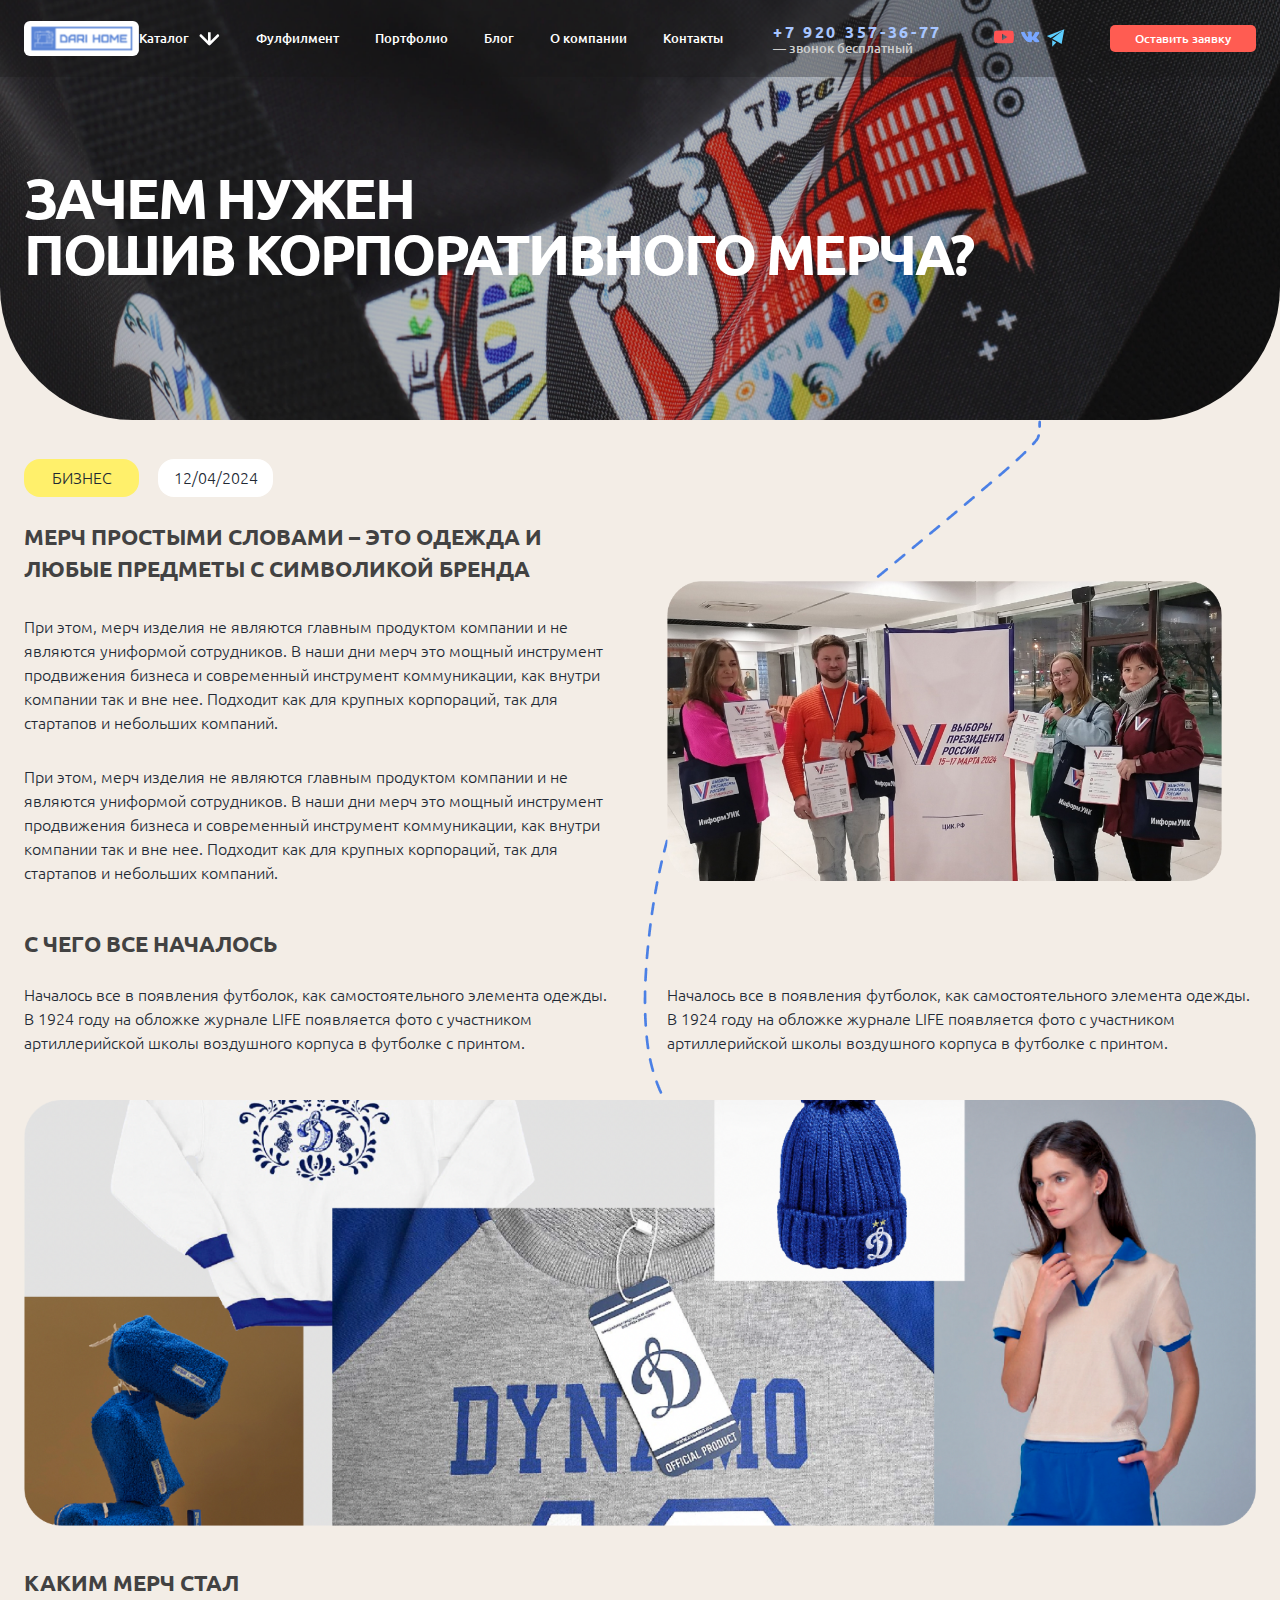
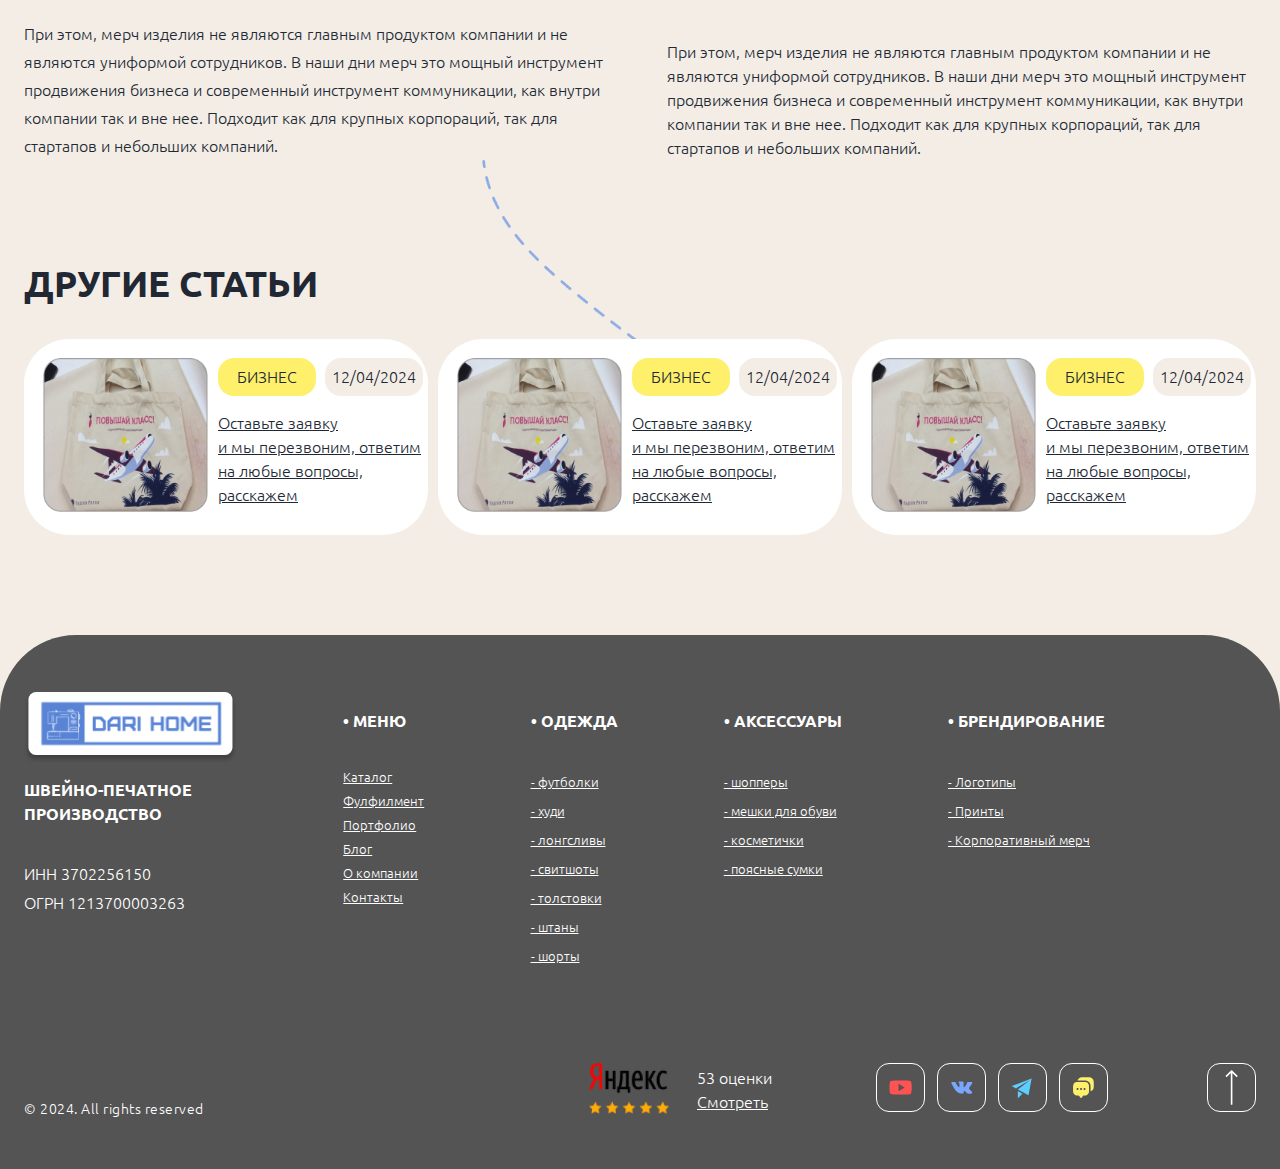
<file: blog_item.html>
<!DOCTYPE html>
<html lang="ru">
<head>
	<meta charset="UTF-8">
	<meta name="viewport" content="width=device-width, initial-scale=1.0, maximum-scale=1.0, user-scalable=no shrink-to-fit=no">

	<link rel="stylesheet" href="css/styles.css">
	<link rel="stylesheet" href="css/media.css">
	<link rel="stylesheet" type="text/css" href="css/slick-theme.css"/>
    <link rel="stylesheet" type="text/css" href="css/slick.css"/>
	<title>DARIHOME / Блог / Новость </title>
</head>
<body>
	<div class="wrapper">
		<div class="headerandfirstsec_container headerandfirstsec_container_portfoliopage headerandfirstsec_container_blogitempage ">
			<header class="header">
				<div class="header_background ">
					
				</div>
				<div class="full__container">
					<div class="main__container main__container_header">
						<div class="header_content">
							<div class="header_content_leftpart">
								<div class="header_content_logo">
									<a class="header_logo" href="index.html">
										<img src="img/logo.svg" alt="">
									</a>
								</div>
							</div>
							<div class="header_content_rightpart">
								<div class="header_content_navmenu">
									<div class="header_content_navmenu_list">
										<div class="header_content_navmenu_list_item header_content_navmenu_list_item_wrapp" id="hoverElement">
											<a href="#" class="header_content_navmenu_list_item_wrapp">
												<p class="header_content_navmenu_list_item_wrapp">Каталог</p>
												<img class="header_content_navmenu_list_item_wrapp" src="img/header_arrow.svg" alt="">
											</a>
										</div>
										<div class="header_content_navmenu_list_item header_content_navmenu_list_item_hide">
											<a href="fulfilment.html">
												<p>Фулфилмент</p>
											</a>
										</div>
										<div class="header_content_navmenu_list_item header_content_navmenu_list_item_hide">
											<a href="portfolio.html">
												<p>Портфолио</p>
											</a>
										</div>
										<div class="header_content_navmenu_list_item header_content_navmenu_list_item_hide">
											<a href="blog.html">
												<p>Блог</p>
											</a>
										</div>
										<div class="header_content_navmenu_list_item header_content_navmenu_list_item_hide">
											<a href="aboutcompany.html">
												<p>О компании</p>
											</a>
										</div>
										<div class="header_content_navmenu_list_item header_content_navmenu_list_item_hide">
											<a href="contacts.html">
												<p>Контакты</p>
											</a>
										</div>
									</div>
								</div>
								<div class="header_content_phone">
									<a href="tel:+79203573677">
										+7 920 357-36-77 <br>
										<p>— звонок бесплатный</p>
									</a>
								</div>
								<div class="header_content_phone_messengers">
									<div class="header_content_phone_messengers_list">
										<div class="header_content_phone_messengers_list_item">
											<a href="#">
												<img src="img/header_youtube.svg" alt="">
											</a>
										</div>
										<div class="header_content_phone_messengers_list_item">
											<a href="#">
												<img src="img/header_vk.svg" alt="">
											</a>
										</div>
										<div class="header_content_phone_messengers_list_item">
											<a href="#">
												<img src="img/header_tg.svg" alt="">
											</a>
										</div>
									</div>
								</div>
								<div class="header_content_orderbutton">
									<a data-custom-open="modal-kviz">
										Оставить заявку
									</a>
								</div>
								<div class="header_content_burger">
									<button class="header_content_burger_btn" id="hamb">
										<img src="img/burger.svg" alt="">
									</button>
								</div>
							</div>	
						</div>
					</div>
				</div>

				<div class="header_catalog_wrap" id="hiddenElement">
					<div class="header_catalog_wrap_content">
						<div class="header_catalog_wrap_content_item">
							<img src="img/header_catalog_wrap_odejda.svg" alt="">
							<h3>&#8226; Одежда</h3>
							<a href="#">- футболки</a>
							<a href="#">- худи</a>
							<a href="#">- лонгсливы</a>
							<a href="#">- свитшоты</a>
							<a href="#">- толстовки</a>
							<a href="#">- штаны</a>
							<a href="#">- шорты</a>
						</div>
						<div class="header_catalog_wrap_content_item">
							<img src="img/header_catalog_wrap_acessories.svg" alt="">
							<h3>&#8226; Аксессуары</h3>
							<a href="#">- шопперы</a>
							<a href="#">- мешки для обуви</a>
							<a href="#">- косметички</a>
							<a href="#">- поясные сумки</a>
						</div>
						<div class="header_catalog_wrap_content_item">
							<img src="img/header_catalog_wrap_brendirovanie.svg" alt="">
							<h3>&#8226; Брендирование</h3>
							<a href="#">- логотипы</a>
							<a href="#">- принты</a>
							<a href="#">- корпоративный мерч</a>
						</div>
					</div>
				</div>

			</header>

			<div class="popup" id="popup">
				<div class="batmenu" id="batmenu">
					<div class="header_line">
						
					</div>
				    <div class="main__container main__container-popup">
				        
				         <div class="header_content header_content-wrap">
				         	<div class="header_content header_content-wrap_leftpart">
				         		<a href="index.html">
									<img src="img/logo.svg" alt="">
								</a>
				         	</div>
							<div class="header_content header_content-wrap_rightpart">
								<div class="header_content_phone header_content_phone_wrap">
									<a href="tel:+79203573677">
										+7 920 357-36-77 <br>
										<p>— звонок бесплатный</p>
									</a>
								</div>
								<div class="close_popup" id="close_popup">
			    					<img src="img/close.svg" alt="">
			    				</div>
							</div>	
						</div>
					</div>
						<div class="header_content-wrap-navmenu">
							<div class="header_content-wrap-navmenu-list">
								<ul>
									<li class="header_content-wrap-navmenu-list-item header_content-wrap-navmenu-list-item-1">
										<a href="index.html">Каталог</a>
									</li>
									<li class="header_content-wrap-navmenu-list-item header_content-wrap-navmenu-list-item-2">
										<a href="fulfilment.html">Фулфилмент</a>
									</li>
									<li class="header_content-wrap-navmenu-list-item header_content-wrap-navmenu-list-item-3">
										<a href="portfolio.html">Портфолио</a>
									</li>
									<li class="header_content-wrap-navmenu-list-item header_content-wrap-navmenu-list-item-4">
										<a href="blog.html">Блог</a>
									</li>
									<li class="header_content-wrap-navmenu-list-item header_content-wrap-navmenu-list-item-5">
										<a href="aboutcompany.html">О компании</a>
									</li>
									<li class="header_content-wrap-navmenu-list-item header_content-wrap-navmenu-list-item-6">
										<a href="contacts.html">Контакты</a>
									</li>
									<li class="header_content-wrap-navmenu-list-item header_content-wrap-navmenu-list-item-7">
										<div class="header_content_orderbutton header_content_orderbutton_wrap">
											<a data-custom-open="modal-kviz">
												Оставить заявку
											</a>
										</div>
									</li>
								</ul>
							</div>
						</div>
					
				</div>
			</div>	
	   		

			<section class="firstsec">
				<div class="full__container">
					<div class="main__container">
						<div class="firstsec_content firstsec_content_portfoliopage">
							<div class="firstsec_content_leftpart firstsec_content_leftpart_blog_itempage">
								<h1>ЗАЧЕМ НУЖЕН <br>  ПОШИВ <br class="firstsec_content_leftpart_blog_itempage_br">КОРПОРАТИВНОГО <br class="firstsec_content_leftpart_blog_itempage_br"> МЕРЧА?</h1>
							</div>
							<div class="firstsec_content_rightpart firstsec_content_rightpartblog_itempage">
								<div class="firstsec_content_rightpart_list">
									<div class="firstsec_content_rightpart_list_item upper">
										<img src="img/firstsec_rightpart_list_item_1.svg" alt="">
										<p>Опт и крупный опт</p>
									</div>
									<div class="firstsec_content_rightpart_list_item upper">
										<img src="img/firstsec_rightpart_list_item_2.svg" alt="">
										<p>Шелкография, сублимация, вышивка</p>
									</div>
									<div class="firstsec_content_rightpart_list_item upper">
										<img src="img/firstsec_rightpart_list_item_3.svg" alt="">
										<p>Отгрузки по всей России</p>
									</div>
								</div>
								<a class="firstsec_content_rightpart_order" data-custom-open="modal-kviz">ОСТАВИТЬ ЗАЯВКУ</a>
							</div>
							
						</div>
					</div>
				</div>
			</section>
		</div>		

		<section class="blogitempage_titlesec">
			<div class="full__container">
				<div class="main__container">
					<div class="blogitempage_titlesec_content">
						<div class="blogsec_content_main_uppart blogsec_content_main_uppart_blogitempage">
							<div class="blogsec_content_main_uppart_leftpart blogsec_content_main_uppart_leftpart_blogitempage">
								<img src="img/blogsec_uppart_leftpart_image.png" alt="">
							</div>
							<div class="blogsec_content_main_uppart_rightpart blogsec_content_main_uppart_rightpart_blogitempage">
								<div class="blogsec_content_main_uppart_rightpart_header">
									<p class="upper">бизнес</p>
									<p>12/04/2024</p>
								</div>
								<h3 class="upper">Мерч простыми словами – это одежда и любые предметы с символикой бренда</h3>
								<p>При этом, мерч изделия не являются главным продуктом компании и не являются униформой сотрудников. В наши дни мерч это мощный инструмент продвижения бизнеса и современный инструмент коммуникации, как внутри компании так и вне нее. Подходит как для крупных корпораций, так для стартапов и небольших компаний.</p>
								<p>При этом, мерч изделия не являются главным продуктом компании и не являются униформой сотрудников. В наши дни мерч это мощный инструмент продвижения бизнеса и современный инструмент коммуникации, как внутри компании так и вне нее. Подходит как для крупных корпораций, так для стартапов и небольших компаний.</p>
							</div>
							<div class="blogsec_content_main_uppart_2_leftpart_blogitempage">
								<h3 class="upper">С чего все началось</h3>
								<p>Началось все в появления футболок, как самостоятельного элемента одежды. В 1924 году на обложке журнале LIFE появляется фото с участником артиллерийской школы воздушного корпуса в футболке с принтом.</p>
							</div>
							<div class="blogsec_content_main_uppart_2_rightpart_blogitempage">
								<p>Началось все в появления футболок, как самостоятельного элемента одежды. В 1924 году на обложке журнале LIFE появляется фото с участником артиллерийской школы воздушного корпуса в футболке с принтом.</p>
							</div>
							<img class="blogitem_page_image" src="img/blogitem_page_image.png" alt="">
							<div class="blogsec_content_main_uppart_3_leftpart_blogitempage">
								<h3 class="upper">Каким мерч стал</h3>
								<p>При этом, мерч изделия не являются главным продуктом компании и не являются униформой сотрудников. В наши дни мерч это мощный инструмент продвижения бизнеса и современный инструмент коммуникации, как внутри компании так и вне нее. Подходит как для крупных корпораций, так для стартапов и небольших компаний.</p>
							</div>
							<div class="blogsec_content_main_uppart_3_rightpart_blogitempage">
								<p>При этом, мерч изделия не являются главным продуктом компании и не являются униформой сотрудников. В наши дни мерч это мощный инструмент продвижения бизнеса и современный инструмент коммуникации, как внутри компании так и вне нее. Подходит как для крупных корпораций, так для стартапов и небольших компаний.</p>
							</div>
						</div>
					</div>
				</div>
			</div>
		</section>	
		

		<section class="blogsec blogsec_blogpage">
			<div class="full__container">
				<div class="main__container">
				<div class="blogsec_content blogsec_content_pageblog blogsec_content_pageblogitem">
					<div class="blogsec_content_header">
						<h2 class="upper">Другие статьи</h2>
					</div>
					<div class="blogsec_content_main">
						<div class="blogsec_content_main_downpart">
							<div class="blogsec_content_main_downpart_list">
								<div class="blogsec_content_main_downpart_list_item">
									<div class="blogsec_content_main_downpart_list_item_leftpart">
										 <img src="img/blogsec_downpart_item.png" alt="">
									</div>
									<div class="blogsec_content_main_downpart_list_item_rightpart">
										<div class="blogsec_content_main_downpart_list_item_rightpart_header">
											<p class="upper">бизнес</p>
											<p>12/04/2024</p>
										</div>
										<a href="#">Оставьте заявку и мы перезвоним, ответим на любые вопросы, расскажем </a>
									</div>
								</div>
								<div class="blogsec_content_main_downpart_list_item">
									<div class="blogsec_content_main_downpart_list_item_leftpart">
										 <img src="img/blogsec_downpart_item.png" alt="">
									</div>
									<div class="blogsec_content_main_downpart_list_item_rightpart">
										<div class="blogsec_content_main_downpart_list_item_rightpart_header">
											<p class="upper">бизнес</p>
											<p>12/04/2024</p>
										</div>
										<a href="#">Оставьте заявку и мы перезвоним, ответим на любые вопросы, расскажем </a>
									</div>
								</div>
								<div class="blogsec_content_main_downpart_list_item">
									<div class="blogsec_content_main_downpart_list_item_leftpart">
										 <img src="img/blogsec_downpart_item.png" alt="">
									</div>
									<div class="blogsec_content_main_downpart_list_item_rightpart">
										<div class="blogsec_content_main_downpart_list_item_rightpart_header">
											<p class="upper">бизнес</p>
											<p>12/04/2024</p>
										</div>
										<a href="#">Оставьте заявку и мы перезвоним, ответим на любые вопросы, расскажем </a>
									</div>
								</div>
							</div>
						</div>
					</div>
				</div>
				</div>
			</div>
		</section>


		<footer class="footer">
			<div class="full__container">
				<div class="main__container">
					<div class="footer_content">
						<div class="footer_content_uppart">
							<div class="footer_content_uppart_item">
								<a class="footer_logo" href="index.html">
									<img src="img/footer_content_logo.svg" alt="">
								</a>
								<h3>ШВЕЙНО-ПЕЧАТНОЕ <br> ПРОИЗВОДСТВО</h3>
								<p>ИНН 3702256150 </p>
								<p>ОГРН 1213700003263</p>
							</div>
							<div class="footer_content_uppart_item">
								<div>
									<h3> • Меню</h3>
									<a href="#">Каталог</a>
									<a href="fulfilment.html">Фулфилмент</a>
									<a href="#">Портфолио</a>
									<a href="#">Блог</a>
									<a href="#">О компании</a>
									<a href="#">Контакты</a>
								</div>
								
								<div class="footer_content_downpart_rightpart_item footer_content_downpart_rightpart_item_mobile">
									<a href="#">
										<img src="img/footer_yt.svg" alt="">
									</a>
									<a href="#">
										<img src="img/footer_vk.svg" alt="">
									</a>
									<a href="#">
										<img src="img/footer_tg.svg" alt="">
									</a>
									<a href="#">
										<img src="img/footer_chat.svg" alt="">
									</a>
								</div>
							</div>
							<div class="footer_content_uppart_item">
								<h3> • Одежда</h3>
								<a href="#"> - футболки</a>
								<a href="#"> - худи</a>
								<a href="#"> - лонгсливы</a>
								<a href="#"> - свитшоты</a>
								<a href="#"> - толстовки</a>
								<a href="#"> - штаны</a>
								<a href="#"> - шорты</a>
							</div>
							<div class="footer_content_uppart_item">
								<h3> • Аксессуары</h3>
								<a href="#">- шопперы</a>
								<a href="#">- мешки для обуви</a>
								<a href="#">- косметички</a>
								<a href="#">- поясные сумки</a>
							</div>
							<div class="footer_content_uppart_item">
								<h3> • Брендирование</h3>
								<a href="#">- Логотипы</a>
								<a href="#">- Принты</a>
								<a href="#">- Корпоративный мерч</a>
							</div>
							
						</div>
						<div class="footer_content_downpart">
							<div class="footer_content_downpart_leftpart">
								<p>© 2024. All rights reserved</p>
							</div>
							<div class="footer_content_downpart_rightpart">
								<div class="footer_content_downpart_rightpart_item">
									<img src="img/footer_content_downpart_rightpart_image_yandex.png" alt="">
									<div class="footer_content_downpart_rightpart_item_rightpart">
									 	<p>53 оценки </p>
									 	<a href="#">Смотреть</a>
									</div>
								</div>
								<div class="footer_content_downpart_rightpart_item">
									<a href="#">
										<img src="img/footer_yt.svg" alt="">
									</a>
									<a href="#">
										<img src="img/footer_vk.svg" alt="">
									</a>
									<a href="#">
										<img src="img/footer_tg.svg" alt="">
									</a>
									<a href="#">
										<img src="img/footer_chat.svg" alt="">
									</a>
								</div>
								<div class="footer_content_downpart_rightpart_item">
									<a href="#">
										<img src="img/footer_arrow.svg" alt="">
									</a>
								</div>
							</div>
						</div>
					</div>
				</div>
			</div>
		</footer>

		<div class="modal micromodal-slide modal-kviz" id="modal-kviz" aria-hidden="true">
	        <div class="modal__overlay" tabindex="-1">
	        	<div class="modal__container-kviz" role="dialog" aria-modal="true" aria-labelledby="modal-1-title">
	        		<div class="container_modal_kviz" id="container_modal_kviz">
	        			
	        			<form class="modal_kviz_form" action="#">
	        				<div class="modal_kviz_form_slider">
	        					<div class="modal_kviz_form_slider_item">
	        						<h2 class="upper">нужен идеальный мерч, который<br> полюбят ваши сотрудники и партнеры?</h2>
	        						<p>Ответьте на 6 вопросов о том, каким должен быть ваш мерч мечты:</p>
	        						<div class="modal_kviz_form_slider_item_container">
	        							<div class="modal_kviz_form_slider_item_leftpart">
	        							<p>1/6</p>
	        							<h3 class="upper">Какой вариант мерча <br>рассматриваете в данный момент:</h3>
	        							<div class="modal_kviz_form_slider_item_leftpart_variant">
	        								<label class="toggler-wrapper style-1">
								        		<input type="checkbox" class="checkbox_item">
								          		<div class="toggler-slider">
								            		<div class="toggler-knob"></div>
								          		</div>
								        	</label>
							        		<div class="modal_kviz_form_slider_item_leftpart_variant_title">трикотаж</div>
	        							</div>
	        							<div class="modal_kviz_form_slider_item_leftpart_variant">
	        								<label class="toggler-wrapper style-1">
								        		<input type="checkbox" class="checkbox_item">
								          		<div class="toggler-slider">
								            		<div class="toggler-knob"></div>
								          		</div>
								        	</label>
							        		<div class="modal_kviz_form_slider_item_leftpart_variant_title">шопперы</div>
	        							</div>
	        							<div class="modal_kviz_form_slider_item_leftpart_variant">
	        								<label class="toggler-wrapper style-1">
								        		<input type="checkbox" class="checkbox_item">
								          		<div class="toggler-slider">
								            		<div class="toggler-knob"></div>
								          		</div>
								        	</label>
							        		<div class="modal_kviz_form_slider_item_leftpart_variant_title">мешки для обуви</div>
	        							</div>
	        							<div class="modal_kviz_form_slider_item_leftpart_variant">
	        								<label class="toggler-wrapper style-1">
								        		<input type="checkbox" class="checkbox_item">
								          		<div class="toggler-slider">
								            		<div class="toggler-knob"></div>
								          		</div>
								        	</label>
							        		<div class="modal_kviz_form_slider_item_leftpart_variant_title">косметички</div>
	        							</div>
	        							<div class="modal_kviz_form_slider_item_leftpart_variant">
	        								<label class="toggler-wrapper style-1">
								        		<input type="checkbox" class="checkbox_item">
								          		<div class="toggler-slider">
								            		<div class="toggler-knob"></div>
								          		</div>
								        	</label>
							        		<div class="modal_kviz_form_slider_item_leftpart_variant_title">поясные сумки</div>
	        							</div>
	        							<div class="modal_kviz_form_slider_item_leftpart_variant">
	        								<label class="toggler-wrapper style-1">
								        		<input type="checkbox" class="checkbox_item">
								          		<div class="toggler-slider">
								            		<div class="toggler-knob"></div>
								          		</div>
								        	</label>
							        		<div class="modal_kviz_form_slider_item_leftpart_variant_title">несколько позиций </div>
	        							</div>
      								</div>
      								<div class="modal_kviz_form_slider_item_rightpart">
      									<img src="img/modal_kviz_form_slider_item_1.png" alt="">
      								</div>
	        						</div>
	        					</div>
	        					<div class="modal_kviz_form_slider_item">
	        						<h2 class="upper">нужен идеальный мерч, который<br> полюбят ваши сотрудники и партнеры?</h2>
	        						<p>Ответьте на 6 вопросов о том, каким должен быть ваш мерч мечты:</p>
	        						<div class="modal_kviz_form_slider_item_container">
	        							<div class="modal_kviz_form_slider_item_leftpart">
	        							<p>2/6</p>
	        							<h3 class="upper">Выберите метод нанесения,<br> который Вас интересует:</h3>
	        							<div class="modal_kviz_form_slider_item_leftpart_variant">
	        								<label class="toggler-wrapper style-1">
								        		<input type="checkbox" class="checkbox_item">
								          		<div class="toggler-slider">
								            		<div class="toggler-knob"></div>
								          		</div>
								        	</label>
							        		<div class="modal_kviz_form_slider_item_leftpart_variant_title">шелкография</div>
	        							</div>
	        							<div class="modal_kviz_form_slider_item_leftpart_variant">
	        								<label class="toggler-wrapper style-1">
								        		<input type="checkbox" class="checkbox_item">
								          		<div class="toggler-slider">
								            		<div class="toggler-knob"></div>
								          		</div>
								        	</label>
							        		<div class="modal_kviz_form_slider_item_leftpart_variant_title">сублимация</div>
	        							</div>
	        							<div class="modal_kviz_form_slider_item_leftpart_variant">
	        								<label class="toggler-wrapper style-1">
								        		<input type="checkbox" class="checkbox_item">
								          		<div class="toggler-slider">
								            		<div class="toggler-knob"></div>
								          		</div>
								        	</label>
							        		<div class="modal_kviz_form_slider_item_leftpart_variant_title">dtf-печать</div>
	        							</div>
	        							<div class="modal_kviz_form_slider_item_leftpart_variant">
	        								<label class="toggler-wrapper style-1">
								        		<input type="checkbox" class="checkbox_item">
								          		<div class="toggler-slider">
								            		<div class="toggler-knob"></div>
								          		</div>
								        	</label>
							        		<div class="modal_kviz_form_slider_item_leftpart_variant_title">термотрансфер</div>
	        							</div>
	        							<div class="modal_kviz_form_slider_item_leftpart_variant">
	        								<label class="toggler-wrapper style-1">
								        		<input type="checkbox" class="checkbox_item">
								          		<div class="toggler-slider">
								            		<div class="toggler-knob"></div>
								          		</div>
								        	</label>
							        		<div class="modal_kviz_form_slider_item_leftpart_variant_title">вышивка</div>
	        							</div>
	        							<div class="modal_kviz_form_slider_item_leftpart_variant">
	        								<label class="toggler-wrapper style-1">
								        		<input type="checkbox" class="checkbox_item">
								          		<div class="toggler-slider">
								            		<div class="toggler-knob"></div>
								          		</div>
								        	</label>
							        		<div class="modal_kviz_form_slider_item_leftpart_variant_title">нужна консультация</div>
	        							</div>
      								</div>
      								<div class="modal_kviz_form_slider_item_rightpart">
      									<img src="img/modal_kviz_form_slider_item_2.png" alt="">
      								</div>
	        						</div>
	        					</div>
	        					<div class="modal_kviz_form_slider_item">
	        						<h2 class="upper">нужен идеальный мерч, который<br> полюбят ваши сотрудники и партнеры?</h2>
	        						<p>Ответьте на 6 вопросов о том, каким должен быть ваш мерч мечты:</p>
	        						<div class="modal_kviz_form_slider_item_container">
	        							<div class="modal_kviz_form_slider_item_leftpart">
	        							<p>3/6</p>
	        							<h3 class="upper">Для каких целей <br>Вы планируете заказ:</h3>
	        							<div class="modal_kviz_form_slider_item_leftpart_variant">
	        								<label class="toggler-wrapper style-1">
								        		<input type="checkbox" class="checkbox_item">
								          		<div class="toggler-slider">
								            		<div class="toggler-knob"></div>
								          		</div>
								        	</label>
							        		<div class="modal_kviz_form_slider_item_leftpart_variant_title">для сотрудников</div>
	        							</div>
	        							<div class="modal_kviz_form_slider_item_leftpart_variant">
	        								<label class="toggler-wrapper style-1">
								        		<input type="checkbox" class="checkbox_item">
								          		<div class="toggler-slider">
								            		<div class="toggler-knob"></div>
								          		</div>
								        	</label>
							        		<div class="modal_kviz_form_slider_item_leftpart_variant_title">для промо-мероприятий</div>
	        							</div>
	        							<div class="modal_kviz_form_slider_item_leftpart_variant">
	        								<label class="toggler-wrapper style-1">
								        		<input type="checkbox" class="checkbox_item">
								          		<div class="toggler-slider">
								            		<div class="toggler-knob"></div>
								          		</div>
								        	</label>
							        		<div class="modal_kviz_form_slider_item_leftpart_variant_title">продажа на маркетплейсе</div>
	        							</div>
	        							<div class="modal_kviz_form_slider_item_leftpart_variant">
	        								<label class="toggler-wrapper style-1">
								        		<input type="checkbox" class="checkbox_item">
								          		<div class="toggler-slider">
								            		<div class="toggler-knob"></div>
								          		</div>
								        	</label>
							        		<div class="modal_kviz_form_slider_item_leftpart_variant_title">другое</div>
	        							</div>
      								</div>
      								<div class="modal_kviz_form_slider_item_rightpart">
      									<img src="img/modal_kviz_form_slider_item_3.png" alt="">
      								</div>
	        						</div>
	        					</div>
	        					<div class="modal_kviz_form_slider_item">
	        						<h2 class="upper">нужен идеальный мерч, который<br> полюбят ваши сотрудники и партнеры?</h2>
	        						<p>Ответьте на 6 вопросов о том, каким должен быть ваш мерч мечты:</p>
	        						<div class="modal_kviz_form_slider_item_container">
	        							<div class="modal_kviz_form_slider_item_leftpart">
	        							<p>4/6</p>
	        							<h3 class="upper">Укажите, пожалуйста, <br>планируемый тираж заказа:</h3>
	        							<div class="modal_kviz_form_slider_item_leftpart_variant">
	        								<label class="toggler-wrapper style-1">
								        		<input type="checkbox" class="checkbox_item">
								          		<div class="toggler-slider">
								            		<div class="toggler-knob"></div>
								          		</div>
								        	</label>
							        		<div class="modal_kviz_form_slider_item_leftpart_variant_title">до 100 шт</div>
	        							</div>
	        							<div class="modal_kviz_form_slider_item_leftpart_variant">
	        								<label class="toggler-wrapper style-1">
								        		<input type="checkbox" class="checkbox_item">
								          		<div class="toggler-slider">
								            		<div class="toggler-knob"></div>
								          		</div>
								        	</label>
							        		<div class="modal_kviz_form_slider_item_leftpart_variant_title">до 300 шт</div>
	        							</div>
	        							<div class="modal_kviz_form_slider_item_leftpart_variant">
	        								<label class="toggler-wrapper style-1">
								        		<input type="checkbox" class="checkbox_item">
								          		<div class="toggler-slider">
								            		<div class="toggler-knob"></div>
								          		</div>
								        	</label>
							        		<div class="modal_kviz_form_slider_item_leftpart_variant_title">до 1000 шт</div>
	        							</div>
	        							<div class="modal_kviz_form_slider_item_leftpart_variant">
	        								<label class="toggler-wrapper style-1">
								        		<input type="checkbox" class="checkbox_item">
								          		<div class="toggler-slider">
								            		<div class="toggler-knob"></div>
								          		</div>
								        	</label>
							        		<div class="modal_kviz_form_slider_item_leftpart_variant_title">1000 и более</div>
	        							</div>
      								</div>
      								<div class="modal_kviz_form_slider_item_rightpart">
      									<img src="img/modal_kviz_form_slider_item_4.png" alt="">
      								</div>
	        						</div>
	        					</div>
	        					<div class="modal_kviz_form_slider_item">
	        						<h2 class="upper">нужен идеальный мерч, который<br> полюбят ваши сотрудники и партнеры?</h2>
	        						<p>Ответьте на 6 вопросов о том, каким должен быть ваш мерч мечты:</p>
	        						<div class="modal_kviz_form_slider_item_container">
	        							<div class="modal_kviz_form_slider_item_leftpart">
	        							<p>5/6</p>
	        							<h3 class="upper">Какая ткань станет "основой" <br>для Вашего мерча:</h3>
	        							<div class="modal_kviz_form_slider_item_leftpart_variant">
	        								<label class="toggler-wrapper style-1">
								        		<input type="checkbox" class="checkbox_item">
								          		<div class="toggler-slider">
								            		<div class="toggler-knob"></div>
								          		</div>
								        	</label>
							        		<div class="modal_kviz_form_slider_item_leftpart_variant_title">есть свои предпочтения</div>
	        							</div>
	        							<div class="modal_kviz_form_slider_item_leftpart_variant">
	        								<label class="toggler-wrapper style-1">
								        		<input type="checkbox" class="checkbox_item">
								          		<div class="toggler-slider">
								            		<div class="toggler-knob"></div>
								          		</div>
								        	</label>
							        		<div class="modal_kviz_form_slider_item_leftpart_variant_title">нужна консультация</div>
	        							</div>
      								</div>
      								<div class="modal_kviz_form_slider_item_rightpart">
      									<img src="img/modal_kviz_form_slider_item_5.png" alt="">
      								</div>
	        						</div>
	        					</div>
	        					<div class="modal_kviz_form_slider_item">
	        						<h2 class="upper">нужен идеальный мерч, который<br> полюбят ваши сотрудники и партнеры?</h2>
	        						<p>Ответьте на 6 вопросов о том, каким должен быть ваш мерч мечты:</p>
	        						<div class="modal_kviz_form_slider_item_container">
	        							<div class="modal_kviz_form_slider_item_leftpart">
	        							<p>6/6</p>
	        							<h3 class="upper">Есть уже готовое техническое <br> задание или только идея?</h3>
	        							<div class="modal_kviz_form_slider_item_leftpart_variant">
	        								<label class="toggler-wrapper style-1">
								        		<input type="checkbox" class="checkbox_item" >
								          		<div class="toggler-slider">
								            		<div class="toggler-knob"></div>
								          		</div>
								        	</label>
							        		<div class="modal_kviz_form_slider_item_leftpart_variant_title">да, есть готовое ТЗ</div>
	        							</div>
	        							<div class="modal_kviz_form_slider_item_leftpart_variant">
	        								<label class="toggler-wrapper style-1">
								        		<input type="checkbox" class="checkbox_item">
								          		<div class="toggler-slider">
								            		<div class="toggler-knob"></div>
								          		</div>
								        	</label>
							        		<div class="modal_kviz_form_slider_item_leftpart_variant_title">нет тех.задания, нужна консультация</div>
	        							</div>
      								</div>
      								<div class="modal_kviz_form_slider_item_rightpart">
      									<img src="img/modal_kviz_form_slider_item_6.png" alt="">
      								</div>
	        						</div>
	        					</div>
	        					<div class="modal_kviz_form_slider_item modal_kviz_form_slider_item_order">
	        						<h2 class="upper">нужен идеальный мерч, который<br> полюбят ваши сотрудники и партнеры?</h2>
	        						<p>Оставьте свои контактные данные, и мы свяжемся с вами для уточнения деталей</p>
	        						<div class="modal_kviz_form_slider_item_container">
	        						<form class="modal_order_form" action="#">
				        				<div class="modal_order_form_leftpart">
				        					<input type="name" name="" id="" required="required" placeholder="Имя" data-name-input>
				        					<input type="email" name="" id="" required="required" placeholder="Email" data-email-input>
				        					<input type="text" name="" id="" required="required" placeholder="Тираж (от 100 шт)">
				        					<input type="phone" name="" id="" required="required" placeholder="Телефон" data-tel-input>
				        					<button type="submit">
				        						отправить
				        					</button>
				        					<p class="modal_order_form_policy">Нажимая на кнопку, вы даете согласие на обработку персональных данных и соглашаетесь <a href="#">c политикой конфиденциальности</a></p>
				        				</div>
				        				<div class="modal_order_form_rightpart">
				        					<img src="img/modal_order_image.png" alt="">
				        				</div>
	        						</form>
	        						</div>
	        					</div>
	        				</div>
	        				<div class="modal_kviz_form_slider_buttons">
	        					<button class="modal_kviz_form_slider_buttons_leftbtn">
	        						<img src="img/modal_kviz_form_slider_buttons_arrow_left.svg" alt="">
	        						<p class="upper">назад</p>
	        					</button>
	        					<button class="modal_kviz_form_slider_buttons_rightbtn">
	        						<p class="upper">далее</p>
	        						<img src="img/modal_kviz_form_slider_buttons_arrow_right.svg" alt="">
	        					</button>
	        				</div>
	        			</form>
	        		</div>
	           	</div>	
	        </div>
    	</div>

		<script src="https://api-maps.yandex.ru/2.1/?lang=ru_RU" type="text/javascript"></script> 
		<script src="js/jquery-3.6.2.min.js"></script>
	 	<script src="js/slick.js"></script>
		<script src="js/slick.min.js"></script>
		<script src="js/main.js"></script>
		<script src="js/micromodal.min.js"></script>
	</div>
</body>
</html>
</file>
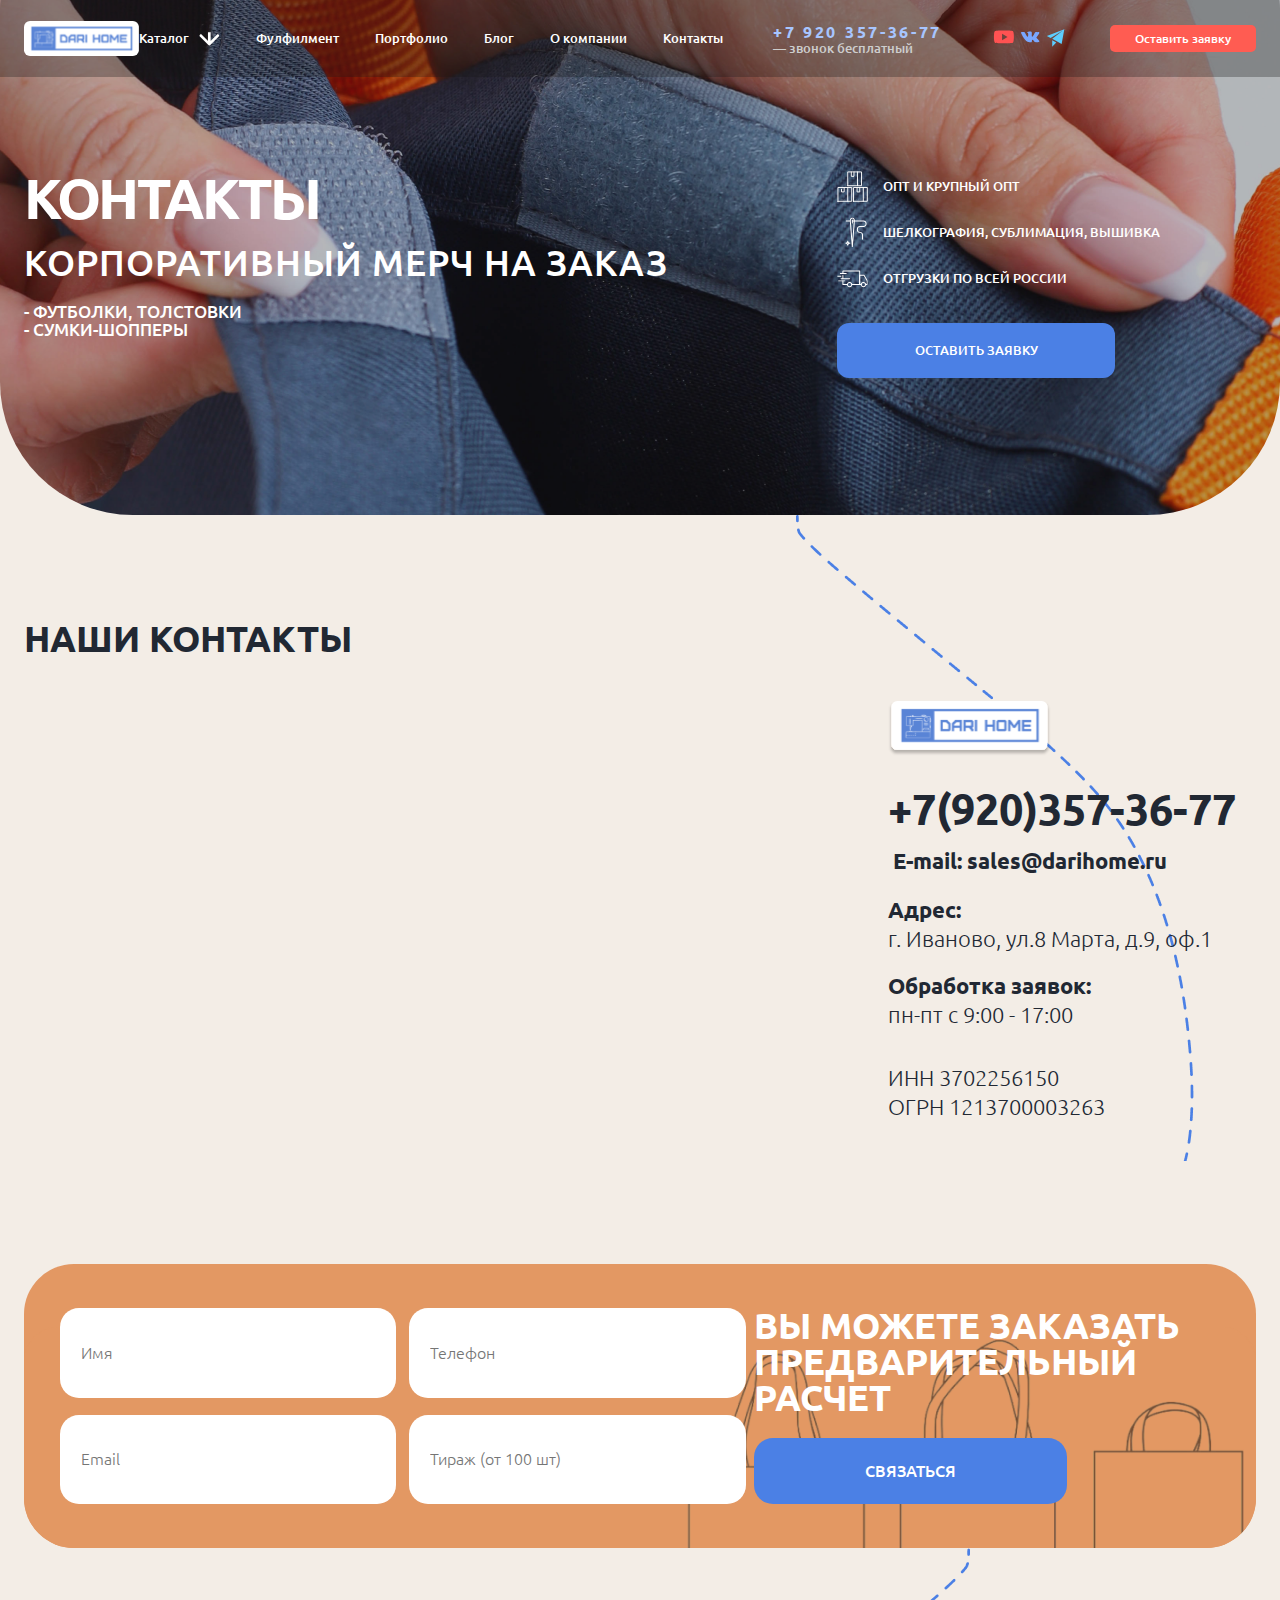
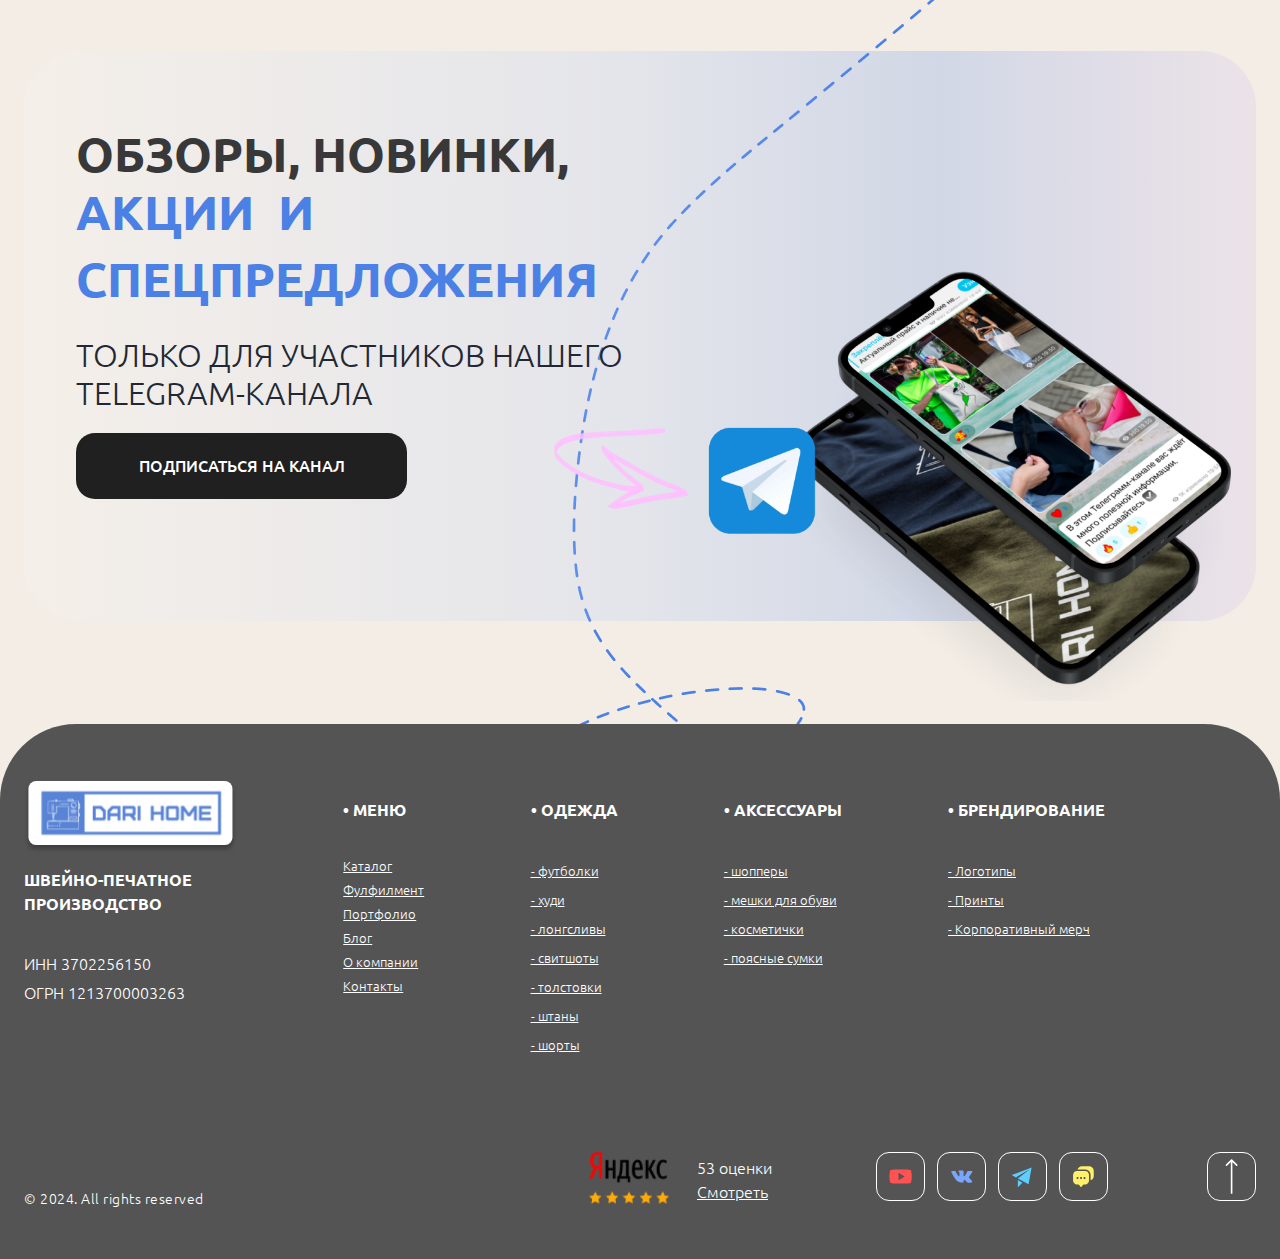
<file: contacts.html>
<!DOCTYPE html>
<html lang="ru">
<head>
	<meta charset="UTF-8">
	<meta name="viewport" content="width=device-width, initial-scale=1.0, maximum-scale=1.0, user-scalable=no shrink-to-fit=no">

	<link rel="stylesheet" href="css/styles.css">
	<link rel="stylesheet" href="css/media.css">
	<link rel="stylesheet" type="text/css" href="css/slick-theme.css"/>
    <link rel="stylesheet" type="text/css" href="css/slick.css"/>
	<title>DARIHOME / Контакты</title>
</head>
<body>
	<div class="wrapper">
		<div class="headerandfirstsec_container headerandfirstsec_container_portfoliopage headerandfirstsec_container_contactspage">
			<header class="header">
				<div class="header_background ">
					
				</div>
				<div class="full__container">
					<div class="main__container main__container_header">
						<div class="header_content">
							<div class="header_content_leftpart">
								<div class="header_content_logo">
									<a class="header_logo" href="index.html">
										<img src="img/logo.svg" alt="">
									</a>
								</div>
							</div>
							<div class="header_content_rightpart">
								<div class="header_content_navmenu">
									<div class="header_content_navmenu_list">
										<div class="header_content_navmenu_list_item header_content_navmenu_list_item_wrapp" id="hoverElement">
											<a href="#" class="header_content_navmenu_list_item_wrapp">
												<p class="header_content_navmenu_list_item_wrapp">Каталог</p>
												<img class="header_content_navmenu_list_item_wrapp" src="img/header_arrow.svg" alt="">
											</a>
										</div>
										<div class="header_content_navmenu_list_item header_content_navmenu_list_item_hide">
											<a href="fulfilment.html">
												<p>Фулфилмент</p>
											</a>
										</div>
										<div class="header_content_navmenu_list_item header_content_navmenu_list_item_hide">
											<a href="portfolio.html">
												<p>Портфолио</p>
											</a>
										</div>
										<div class="header_content_navmenu_list_item header_content_navmenu_list_item_hide">
											<a href="blog.html">
												<p>Блог</p>
											</a>
										</div>
										<div class="header_content_navmenu_list_item header_content_navmenu_list_item_hide">
											<a href="aboutcompany.html">
												<p>О компании</p>
											</a>
										</div>
										<div class="header_content_navmenu_list_item header_content_navmenu_list_item_hide">
											<a href="contacts.html">
												<p>Контакты</p>
											</a>
										</div>
									</div>
								</div>
								<div class="header_content_phone">
									<a href="tel:+79203573677">
										+7 920 357-36-77 <br>
										<p>— звонок бесплатный</p>
									</a>
								</div>
								<div class="header_content_phone_messengers">
									<div class="header_content_phone_messengers_list">
										<div class="header_content_phone_messengers_list_item">
											<a href="#">
												<img src="img/header_youtube.svg" alt="">
											</a>
										</div>
										<div class="header_content_phone_messengers_list_item">
											<a href="#">
												<img src="img/header_vk.svg" alt="">
											</a>
										</div>
										<div class="header_content_phone_messengers_list_item">
											<a href="#">
												<img src="img/header_tg.svg" alt="">
											</a>
										</div>
									</div>
								</div>
								<div class="header_content_orderbutton">
									<a data-custom-open="modal-kviz">
										Оставить заявку
									</a>
								</div>
								<div class="header_content_burger">
									<button class="header_content_burger_btn" id="hamb">
										<img src="img/burger.svg" alt="">
									</button>
								</div>
							</div>	
						</div>
					</div>
				</div>

				<div class="header_catalog_wrap" id="hiddenElement">
					<div class="header_catalog_wrap_content">
						<div class="header_catalog_wrap_content_item">
							<img src="img/header_catalog_wrap_odejda.svg" alt="">
							<h3>&#8226; Одежда</h3>
							<a href="#">- футболки</a>
							<a href="#">- худи</a>
							<a href="#">- лонгсливы</a>
							<a href="#">- свитшоты</a>
							<a href="#">- толстовки</a>
							<a href="#">- штаны</a>
							<a href="#">- шорты</a>
						</div>
						<div class="header_catalog_wrap_content_item">
							<img src="img/header_catalog_wrap_acessories.svg" alt="">
							<h3>&#8226; Аксессуары</h3>
							<a href="#">- шопперы</a>
							<a href="#">- мешки для обуви</a>
							<a href="#">- косметички</a>
							<a href="#">- поясные сумки</a>
						</div>
						<div class="header_catalog_wrap_content_item">
							<img src="img/header_catalog_wrap_brendirovanie.svg" alt="">
							<h3>&#8226; Брендирование</h3>
							<a href="#">- логотипы</a>
							<a href="#">- принты</a>
							<a href="#">- корпоративный мерч</a>
						</div>
					</div>
				</div>

			</header>

			<div class="popup" id="popup">
				<div class="batmenu" id="batmenu">
					<div class="header_line">
						
					</div>
				    <div class="main__container main__container-popup">
				        
				         <div class="header_content header_content-wrap">
				         	<div class="header_content header_content-wrap_leftpart">
				         		<a href="index.html">
									<img src="img/logo.svg" alt="">
								</a>
				         	</div>
							<div class="header_content header_content-wrap_rightpart">
								<div class="header_content_phone header_content_phone_wrap">
									<a href="tel:+79203573677">
										+7 920 357-36-77 <br>
										<p>— звонок бесплатный</p>
									</a>
								</div>
								<div class="close_popup" id="close_popup">
			    					<img src="img/close.svg" alt="">
			    				</div>
							</div>	
						</div>
					</div>
						<div class="header_content-wrap-navmenu">
							<div class="header_content-wrap-navmenu-list">
								<ul>
									<li class="header_content-wrap-navmenu-list-item header_content-wrap-navmenu-list-item-1">
										<a href="index.html">Каталог</a>
									</li>
									<li class="header_content-wrap-navmenu-list-item header_content-wrap-navmenu-list-item-2">
										<a href="fulfilment.html">Фулфилмент</a>
									</li>
									<li class="header_content-wrap-navmenu-list-item header_content-wrap-navmenu-list-item-3">
										<a href="portfolio.html">Портфолио</a>
									</li>
									<li class="header_content-wrap-navmenu-list-item header_content-wrap-navmenu-list-item-4">
										<a href="blog.html">Блог</a>
									</li>
									<li class="header_content-wrap-navmenu-list-item header_content-wrap-navmenu-list-item-5">
										<a href="aboutcompany.html">О компании</a>
									</li>
									<li class="header_content-wrap-navmenu-list-item header_content-wrap-navmenu-list-item-6">
										<a href="contacts.html">Контакты</a>
									</li>
									<li class="header_content-wrap-navmenu-list-item header_content-wrap-navmenu-list-item-7">
										<div class="header_content_orderbutton header_content_orderbutton_wrap">
											<a data-custom-open="modal-kviz">
												Оставить заявку
											</a>
										</div>
									</li>
								</ul>
							</div>
						</div>
					
				</div>
			</div>	
	   		

			<section class="firstsec">
				<div class="full__container">
					<div class="main__container">
						<div class="firstsec_content firstsec_content_portfoliopage">
							<div class="firstsec_content_leftpart">
								<h1>КОНТАКТЫ</h1>
								<h2>КОРПОРАТИВНЫЙ МЕРЧ НА ЗАКАЗ</h2>
								<h3>- ФУТБОЛКИ, ТОЛСТОВКИ</h3>
								<h3>- СУМКИ-ШОППЕРЫ</h3>
							</div>
							<div class="firstsec_content_rightpart">
								<div class="firstsec_content_rightpart_list">
									<div class="firstsec_content_rightpart_list_item upper">
										<img src="img/firstsec_rightpart_list_item_1.svg" alt="">
										<p>Опт и крупный опт</p>
									</div>
									<div class="firstsec_content_rightpart_list_item upper">
										<img src="img/firstsec_rightpart_list_item_2.svg" alt="">
										<p>Шелкография, сублимация, вышивка</p>
									</div>
									<div class="firstsec_content_rightpart_list_item upper">
										<img src="img/firstsec_rightpart_list_item_3.svg" alt="">
										<p>Отгрузки по всей России</p>
									</div>
								</div>
								<a class="firstsec_content_rightpart_order" data-custom-open="modal-kviz">ОСТАВИТЬ ЗАЯВКУ</a>
							</div>
							
						</div>
					</div>
				</div>
			</section>
		</div>		

		<section class="mapsec">
			<div class="full__container">
				<div class="main__container">
					<h2 class="upper">наши контакты</h2>
					<div class="mapsec_content">
						
						<div class="mapsec_content_leftpart">
							<div class="yandexmap" id="yandexmap">
									
							</div>
						</div>
						<div class="mapsec_content_rightpart">
							<img src="img/footer_content_logo.svg" alt="">
							<a href="tel:+7(920)357-36-77 ">+7(920)357-36-77 </a>
							<a href="mailto:sales@darihome.ru"> E-mail: sales@darihome.ru</a>
							<h4>Адрес:</h4>
							<p>г. Иваново, ул.8 Марта, д.9, оф.1</p>
							<h4>Обработка заявок:</h4>
							<p>пн-пт с 9:00 - 17:00</p>
							<p>ИНН 3702256150</p>
							<p>ОГРН 1213700003263</p>
						</div>
					</div>
				</div>
			</div>
		</section>

		<section class="orderformsec orderformsec_contactspage">
			<div class="full__container">
				<div class="main__container">
					<div class="orderformsec_content">
						<div class="orderformsec_content_container">
							<form action="#" class="orderformsec_content_container_form">
								<div class="orderformsec_content_container_form_leftpart">
									<input class="orderformsec_content_container_form_input" type="name" name="" id="" required="required" placeholder="Имя" data-name-input>
									<input class="orderformsec_content_container_form_input" type="tel" name="" id="" required="required" placeholder="Телефон" data-tel-input>
									<input class="orderformsec_content_container_form_input" type="email" name="" id="" required="required" placeholder="Email" data-email-input>
									<input class="orderformsec_content_container_form_input" type="number" name="" id="" required="required" placeholder="Тираж (от 100 шт)">
								</div>
								<div class="orderformsec_content_container_form_rightpart">
									<h2 class="upper">Вы можете заказать предварительный расчет</h2>
									<button type="submit" class="upper orderformsec_content_container_form_submitbtn">
										связаться
									</button>
								</div>
							</form>
						</div>
					</div>
				</div>
			</div>
		</section>

		<section class="promosec promosec_fulfilment promosec_contacts">
			<div class="full__container">
				<div class="main__container">
					<div class="promosec_content">
						<div class="promosec_content_container">
							<h2>ОБЗОРЫ, НОВИНКИ, <b>АКЦИИ  И СПЕЦПРЕДЛОЖЕНИЯ</b></h2>
							<p>ТОЛЬКО ДЛЯ УЧАСТНИКОВ НАШЕГО TELEGRAM-КАНАЛА</p>
							<a class="upper" href="#">подписаться на канал</a>

						</div>
						<img src="img/promosec_content_container_image.png" alt="">
					</div>
				</div>
			</div>
		</section>


		<footer class="footer">
			<div class="full__container">
				<div class="main__container">
					<div class="footer_content">
						<div class="footer_content_uppart">
							<div class="footer_content_uppart_item">
								<a class="footer_logo" href="index.html">
									<img src="img/footer_content_logo.svg" alt="">
								</a>
								<h3>ШВЕЙНО-ПЕЧАТНОЕ <br> ПРОИЗВОДСТВО</h3>
								<p>ИНН 3702256150 </p>
								<p>ОГРН 1213700003263</p>
							</div>
							<div class="footer_content_uppart_item">
								<div>
									<h3> • Меню</h3>
									<a href="#">Каталог</a>
									<a href="fulfilment.html">Фулфилмент</a>
									<a href="#">Портфолио</a>
									<a href="#">Блог</a>
									<a href="#">О компании</a>
									<a href="#">Контакты</a>
								</div>
								
								<div class="footer_content_downpart_rightpart_item footer_content_downpart_rightpart_item_mobile">
									<a href="#">
										<img src="img/footer_yt.svg" alt="">
									</a>
									<a href="#">
										<img src="img/footer_vk.svg" alt="">
									</a>
									<a href="#">
										<img src="img/footer_tg.svg" alt="">
									</a>
									<a href="#">
										<img src="img/footer_chat.svg" alt="">
									</a>
								</div>
							</div>
							<div class="footer_content_uppart_item">
								<h3> • Одежда</h3>
								<a href="#"> - футболки</a>
								<a href="#"> - худи</a>
								<a href="#"> - лонгсливы</a>
								<a href="#"> - свитшоты</a>
								<a href="#"> - толстовки</a>
								<a href="#"> - штаны</a>
								<a href="#"> - шорты</a>
							</div>
							<div class="footer_content_uppart_item">
								<h3> • Аксессуары</h3>
								<a href="#">- шопперы</a>
								<a href="#">- мешки для обуви</a>
								<a href="#">- косметички</a>
								<a href="#">- поясные сумки</a>
							</div>
							<div class="footer_content_uppart_item">
								<h3> • Брендирование</h3>
								<a href="#">- Логотипы</a>
								<a href="#">- Принты</a>
								<a href="#">- Корпоративный мерч</a>
							</div>
							
						</div>
						<div class="footer_content_downpart">
							<div class="footer_content_downpart_leftpart">
								<p>© 2024. All rights reserved</p>
							</div>
							<div class="footer_content_downpart_rightpart">
								<div class="footer_content_downpart_rightpart_item">
									<img src="img/footer_content_downpart_rightpart_image_yandex.png" alt="">
									<div class="footer_content_downpart_rightpart_item_rightpart">
									 	<p>53 оценки </p>
									 	<a href="#">Смотреть</a>
									</div>
								</div>
								<div class="footer_content_downpart_rightpart_item">
									<a href="#">
										<img src="img/footer_yt.svg" alt="">
									</a>
									<a href="#">
										<img src="img/footer_vk.svg" alt="">
									</a>
									<a href="#">
										<img src="img/footer_tg.svg" alt="">
									</a>
									<a href="#">
										<img src="img/footer_chat.svg" alt="">
									</a>
								</div>
								<div class="footer_content_downpart_rightpart_item">
									<a href="#">
										<img src="img/footer_arrow.svg" alt="">
									</a>
								</div>
							</div>
						</div>
					</div>
				</div>
			</div>
		</footer>

		<div class="modal micromodal-slide modal-kviz" id="modal-kviz" aria-hidden="true">
	        <div class="modal__overlay" tabindex="-1">
	        	<div class="modal__container-kviz" role="dialog" aria-modal="true" aria-labelledby="modal-1-title">
	        		<div class="container_modal_kviz" id="container_modal_kviz">
	        			
	        			<form class="modal_kviz_form" action="#">
	        				<div class="modal_kviz_form_slider">
	        					<div class="modal_kviz_form_slider_item">
	        						<h2 class="upper">нужен идеальный мерч, который<br> полюбят ваши сотрудники и партнеры?</h2>
	        						<p>Ответьте на 6 вопросов о том, каким должен быть ваш мерч мечты:</p>
	        						<div class="modal_kviz_form_slider_item_container">
	        							<div class="modal_kviz_form_slider_item_leftpart">
	        							<p>1/6</p>
	        							<h3 class="upper">Какой вариант мерча <br>рассматриваете в данный момент:</h3>
	        							<div class="modal_kviz_form_slider_item_leftpart_variant">
	        								<label class="toggler-wrapper style-1">
								        		<input type="checkbox" class="checkbox_item">
								          		<div class="toggler-slider">
								            		<div class="toggler-knob"></div>
								          		</div>
								        	</label>
							        		<div class="modal_kviz_form_slider_item_leftpart_variant_title">трикотаж</div>
	        							</div>
	        							<div class="modal_kviz_form_slider_item_leftpart_variant">
	        								<label class="toggler-wrapper style-1">
								        		<input type="checkbox" class="checkbox_item">
								          		<div class="toggler-slider">
								            		<div class="toggler-knob"></div>
								          		</div>
								        	</label>
							        		<div class="modal_kviz_form_slider_item_leftpart_variant_title">шопперы</div>
	        							</div>
	        							<div class="modal_kviz_form_slider_item_leftpart_variant">
	        								<label class="toggler-wrapper style-1">
								        		<input type="checkbox" class="checkbox_item">
								          		<div class="toggler-slider">
								            		<div class="toggler-knob"></div>
								          		</div>
								        	</label>
							        		<div class="modal_kviz_form_slider_item_leftpart_variant_title">мешки для обуви</div>
	        							</div>
	        							<div class="modal_kviz_form_slider_item_leftpart_variant">
	        								<label class="toggler-wrapper style-1">
								        		<input type="checkbox" class="checkbox_item">
								          		<div class="toggler-slider">
								            		<div class="toggler-knob"></div>
								          		</div>
								        	</label>
							        		<div class="modal_kviz_form_slider_item_leftpart_variant_title">косметички</div>
	        							</div>
	        							<div class="modal_kviz_form_slider_item_leftpart_variant">
	        								<label class="toggler-wrapper style-1">
								        		<input type="checkbox" class="checkbox_item">
								          		<div class="toggler-slider">
								            		<div class="toggler-knob"></div>
								          		</div>
								        	</label>
							        		<div class="modal_kviz_form_slider_item_leftpart_variant_title">поясные сумки</div>
	        							</div>
	        							<div class="modal_kviz_form_slider_item_leftpart_variant">
	        								<label class="toggler-wrapper style-1">
								        		<input type="checkbox" class="checkbox_item">
								          		<div class="toggler-slider">
								            		<div class="toggler-knob"></div>
								          		</div>
								        	</label>
							        		<div class="modal_kviz_form_slider_item_leftpart_variant_title">несколько позиций </div>
	        							</div>
      								</div>
      								<div class="modal_kviz_form_slider_item_rightpart">
      									<img src="img/modal_kviz_form_slider_item_1.png" alt="">
      								</div>
	        						</div>
	        					</div>
	        					<div class="modal_kviz_form_slider_item">
	        						<h2 class="upper">нужен идеальный мерч, который<br> полюбят ваши сотрудники и партнеры?</h2>
	        						<p>Ответьте на 6 вопросов о том, каким должен быть ваш мерч мечты:</p>
	        						<div class="modal_kviz_form_slider_item_container">
	        							<div class="modal_kviz_form_slider_item_leftpart">
	        							<p>2/6</p>
	        							<h3 class="upper">Выберите метод нанесения,<br> который Вас интересует:</h3>
	        							<div class="modal_kviz_form_slider_item_leftpart_variant">
	        								<label class="toggler-wrapper style-1">
								        		<input type="checkbox" class="checkbox_item">
								          		<div class="toggler-slider">
								            		<div class="toggler-knob"></div>
								          		</div>
								        	</label>
							        		<div class="modal_kviz_form_slider_item_leftpart_variant_title">шелкография</div>
	        							</div>
	        							<div class="modal_kviz_form_slider_item_leftpart_variant">
	        								<label class="toggler-wrapper style-1">
								        		<input type="checkbox" class="checkbox_item">
								          		<div class="toggler-slider">
								            		<div class="toggler-knob"></div>
								          		</div>
								        	</label>
							        		<div class="modal_kviz_form_slider_item_leftpart_variant_title">сублимация</div>
	        							</div>
	        							<div class="modal_kviz_form_slider_item_leftpart_variant">
	        								<label class="toggler-wrapper style-1">
								        		<input type="checkbox" class="checkbox_item">
								          		<div class="toggler-slider">
								            		<div class="toggler-knob"></div>
								          		</div>
								        	</label>
							        		<div class="modal_kviz_form_slider_item_leftpart_variant_title">dtf-печать</div>
	        							</div>
	        							<div class="modal_kviz_form_slider_item_leftpart_variant">
	        								<label class="toggler-wrapper style-1">
								        		<input type="checkbox" class="checkbox_item">
								          		<div class="toggler-slider">
								            		<div class="toggler-knob"></div>
								          		</div>
								        	</label>
							        		<div class="modal_kviz_form_slider_item_leftpart_variant_title">термотрансфер</div>
	        							</div>
	        							<div class="modal_kviz_form_slider_item_leftpart_variant">
	        								<label class="toggler-wrapper style-1">
								        		<input type="checkbox" class="checkbox_item">
								          		<div class="toggler-slider">
								            		<div class="toggler-knob"></div>
								          		</div>
								        	</label>
							        		<div class="modal_kviz_form_slider_item_leftpart_variant_title">вышивка</div>
	        							</div>
	        							<div class="modal_kviz_form_slider_item_leftpart_variant">
	        								<label class="toggler-wrapper style-1">
								        		<input type="checkbox" class="checkbox_item">
								          		<div class="toggler-slider">
								            		<div class="toggler-knob"></div>
								          		</div>
								        	</label>
							        		<div class="modal_kviz_form_slider_item_leftpart_variant_title">нужна консультация</div>
	        							</div>
      								</div>
      								<div class="modal_kviz_form_slider_item_rightpart">
      									<img src="img/modal_kviz_form_slider_item_2.png" alt="">
      								</div>
	        						</div>
	        					</div>
	        					<div class="modal_kviz_form_slider_item">
	        						<h2 class="upper">нужен идеальный мерч, который<br> полюбят ваши сотрудники и партнеры?</h2>
	        						<p>Ответьте на 6 вопросов о том, каким должен быть ваш мерч мечты:</p>
	        						<div class="modal_kviz_form_slider_item_container">
	        							<div class="modal_kviz_form_slider_item_leftpart">
	        							<p>3/6</p>
	        							<h3 class="upper">Для каких целей <br>Вы планируете заказ:</h3>
	        							<div class="modal_kviz_form_slider_item_leftpart_variant">
	        								<label class="toggler-wrapper style-1">
								        		<input type="checkbox" class="checkbox_item">
								          		<div class="toggler-slider">
								            		<div class="toggler-knob"></div>
								          		</div>
								        	</label>
							        		<div class="modal_kviz_form_slider_item_leftpart_variant_title">для сотрудников</div>
	        							</div>
	        							<div class="modal_kviz_form_slider_item_leftpart_variant">
	        								<label class="toggler-wrapper style-1">
								        		<input type="checkbox" class="checkbox_item">
								          		<div class="toggler-slider">
								            		<div class="toggler-knob"></div>
								          		</div>
								        	</label>
							        		<div class="modal_kviz_form_slider_item_leftpart_variant_title">для промо-мероприятий</div>
	        							</div>
	        							<div class="modal_kviz_form_slider_item_leftpart_variant">
	        								<label class="toggler-wrapper style-1">
								        		<input type="checkbox" class="checkbox_item">
								          		<div class="toggler-slider">
								            		<div class="toggler-knob"></div>
								          		</div>
								        	</label>
							        		<div class="modal_kviz_form_slider_item_leftpart_variant_title">продажа на маркетплейсе</div>
	        							</div>
	        							<div class="modal_kviz_form_slider_item_leftpart_variant">
	        								<label class="toggler-wrapper style-1">
								        		<input type="checkbox" class="checkbox_item">
								          		<div class="toggler-slider">
								            		<div class="toggler-knob"></div>
								          		</div>
								        	</label>
							        		<div class="modal_kviz_form_slider_item_leftpart_variant_title">другое</div>
	        							</div>
      								</div>
      								<div class="modal_kviz_form_slider_item_rightpart">
      									<img src="img/modal_kviz_form_slider_item_3.png" alt="">
      								</div>
	        						</div>
	        					</div>
	        					<div class="modal_kviz_form_slider_item">
	        						<h2 class="upper">нужен идеальный мерч, который<br> полюбят ваши сотрудники и партнеры?</h2>
	        						<p>Ответьте на 6 вопросов о том, каким должен быть ваш мерч мечты:</p>
	        						<div class="modal_kviz_form_slider_item_container">
	        							<div class="modal_kviz_form_slider_item_leftpart">
	        							<p>4/6</p>
	        							<h3 class="upper">Укажите, пожалуйста, <br>планируемый тираж заказа:</h3>
	        							<div class="modal_kviz_form_slider_item_leftpart_variant">
	        								<label class="toggler-wrapper style-1">
								        		<input type="checkbox" class="checkbox_item">
								          		<div class="toggler-slider">
								            		<div class="toggler-knob"></div>
								          		</div>
								        	</label>
							        		<div class="modal_kviz_form_slider_item_leftpart_variant_title">до 100 шт</div>
	        							</div>
	        							<div class="modal_kviz_form_slider_item_leftpart_variant">
	        								<label class="toggler-wrapper style-1">
								        		<input type="checkbox" class="checkbox_item">
								          		<div class="toggler-slider">
								            		<div class="toggler-knob"></div>
								          		</div>
								        	</label>
							        		<div class="modal_kviz_form_slider_item_leftpart_variant_title">до 300 шт</div>
	        							</div>
	        							<div class="modal_kviz_form_slider_item_leftpart_variant">
	        								<label class="toggler-wrapper style-1">
								        		<input type="checkbox" class="checkbox_item">
								          		<div class="toggler-slider">
								            		<div class="toggler-knob"></div>
								          		</div>
								        	</label>
							        		<div class="modal_kviz_form_slider_item_leftpart_variant_title">до 1000 шт</div>
	        							</div>
	        							<div class="modal_kviz_form_slider_item_leftpart_variant">
	        								<label class="toggler-wrapper style-1">
								        		<input type="checkbox" class="checkbox_item">
								          		<div class="toggler-slider">
								            		<div class="toggler-knob"></div>
								          		</div>
								        	</label>
							        		<div class="modal_kviz_form_slider_item_leftpart_variant_title">1000 и более</div>
	        							</div>
      								</div>
      								<div class="modal_kviz_form_slider_item_rightpart">
      									<img src="img/modal_kviz_form_slider_item_4.png" alt="">
      								</div>
	        						</div>
	        					</div>
	        					<div class="modal_kviz_form_slider_item">
	        						<h2 class="upper">нужен идеальный мерч, который<br> полюбят ваши сотрудники и партнеры?</h2>
	        						<p>Ответьте на 6 вопросов о том, каким должен быть ваш мерч мечты:</p>
	        						<div class="modal_kviz_form_slider_item_container">
	        							<div class="modal_kviz_form_slider_item_leftpart">
	        							<p>5/6</p>
	        							<h3 class="upper">Какая ткань станет "основой" <br>для Вашего мерча:</h3>
	        							<div class="modal_kviz_form_slider_item_leftpart_variant">
	        								<label class="toggler-wrapper style-1">
								        		<input type="checkbox" class="checkbox_item">
								          		<div class="toggler-slider">
								            		<div class="toggler-knob"></div>
								          		</div>
								        	</label>
							        		<div class="modal_kviz_form_slider_item_leftpart_variant_title">есть свои предпочтения</div>
	        							</div>
	        							<div class="modal_kviz_form_slider_item_leftpart_variant">
	        								<label class="toggler-wrapper style-1">
								        		<input type="checkbox" class="checkbox_item">
								          		<div class="toggler-slider">
								            		<div class="toggler-knob"></div>
								          		</div>
								        	</label>
							        		<div class="modal_kviz_form_slider_item_leftpart_variant_title">нужна консультация</div>
	        							</div>
      								</div>
      								<div class="modal_kviz_form_slider_item_rightpart">
      									<img src="img/modal_kviz_form_slider_item_5.png" alt="">
      								</div>
	        						</div>
	        					</div>
	        					<div class="modal_kviz_form_slider_item">
	        						<h2 class="upper">нужен идеальный мерч, который<br> полюбят ваши сотрудники и партнеры?</h2>
	        						<p>Ответьте на 6 вопросов о том, каким должен быть ваш мерч мечты:</p>
	        						<div class="modal_kviz_form_slider_item_container">
	        							<div class="modal_kviz_form_slider_item_leftpart">
	        							<p>6/6</p>
	        							<h3 class="upper">Есть уже готовое техническое <br> задание или только идея?</h3>
	        							<div class="modal_kviz_form_slider_item_leftpart_variant">
	        								<label class="toggler-wrapper style-1">
								        		<input type="checkbox" class="checkbox_item" >
								          		<div class="toggler-slider">
								            		<div class="toggler-knob"></div>
								          		</div>
								        	</label>
							        		<div class="modal_kviz_form_slider_item_leftpart_variant_title">да, есть готовое ТЗ</div>
	        							</div>
	        							<div class="modal_kviz_form_slider_item_leftpart_variant">
	        								<label class="toggler-wrapper style-1">
								        		<input type="checkbox" class="checkbox_item">
								          		<div class="toggler-slider">
								            		<div class="toggler-knob"></div>
								          		</div>
								        	</label>
							        		<div class="modal_kviz_form_slider_item_leftpart_variant_title">нет тех.задания, нужна консультация</div>
	        							</div>
      								</div>
      								<div class="modal_kviz_form_slider_item_rightpart">
      									<img src="img/modal_kviz_form_slider_item_6.png" alt="">
      								</div>
	        						</div>
	        					</div>
	        					<div class="modal_kviz_form_slider_item modal_kviz_form_slider_item_order">
	        						<h2 class="upper">нужен идеальный мерч, который<br> полюбят ваши сотрудники и партнеры?</h2>
	        						<p>Оставьте свои контактные данные, и мы свяжемся с вами для уточнения деталей</p>
	        						<div class="modal_kviz_form_slider_item_container">
	        						<form class="modal_order_form" action="#">
				        				<div class="modal_order_form_leftpart">
				        					<input type="name" name="" id="" required="required" placeholder="Имя" data-name-input>
				        					<input type="email" name="" id="" required="required" placeholder="Email" data-email-input>
				        					<input type="text" name="" id="" required="required" placeholder="Тираж (от 100 шт)">
				        					<input type="phone" name="" id="" required="required" placeholder="Телефон" data-tel-input>
				        					<button type="submit">
				        						отправить
				        					</button>
				        					<p class="modal_order_form_policy">Нажимая на кнопку, вы даете согласие на обработку персональных данных и соглашаетесь <a href="#">c политикой конфиденциальности</a></p>
				        				</div>
				        				<div class="modal_order_form_rightpart">
				        					<img src="img/modal_order_image.png" alt="">
				        				</div>
	        						</form>
	        						</div>
	        					</div>
	        				</div>
	        				<div class="modal_kviz_form_slider_buttons">
	        					<button class="modal_kviz_form_slider_buttons_leftbtn">
	        						<img src="img/modal_kviz_form_slider_buttons_arrow_left.svg" alt="">
	        						<p class="upper">назад</p>
	        					</button>
	        					<button class="modal_kviz_form_slider_buttons_rightbtn">
	        						<p class="upper">далее</p>
	        						<img src="img/modal_kviz_form_slider_buttons_arrow_right.svg" alt="">
	        					</button>
	        				</div>
	        			</form>
	        		</div>
	           	</div>	
	        </div>
    	</div>

		<script src="https://api-maps.yandex.ru/2.1/?lang=ru_RU" type="text/javascript"></script> 
		<script src="js/jquery-3.6.2.min.js"></script>
	 	<script src="js/slick.js"></script>
		<script src="js/slick.min.js"></script>
		<script src="js/main.js"></script>
		<script src="js/micromodal.min.js"></script>
	</div>
</body>
</html>
</file>
<file: css/styles.css>
/*----глобальные стили----*/
    html, body {
      margin: 0;
      padding: 0;
    }

    html{
      scroll-behavior: smooth;
      font-size: 16px;
    }

    body{
      font-family: 'Open Sans', sans-serif;
      background: #F3EDE6;
      min-height: 100%;
      display: grid;
      grid-template-rows: auto 1fr auto;
      position: relative;
      overflow-x: hidden;
    }

    ul,li {
      margin: 0px;
      padding: 0px;
      
    }

    h1,h2,h3,h4,p{
      margin: 0px;
      font-weight: normal;
    }

    .wrapper{
      font-family: 'Open Sans', sans-serif;
      background: #F3EDE6;
      min-height: 100%;
      display: grid !important;
      grid-template-rows: auto 1fr auto;
      position: relative;
    }

    .upper{
      text-transform: uppercase;
    }

/*----шрифты----*/

@font-face {
  font-family: "Ubuntu-700";
  src: 
    url("Ubuntu-Bold.woff2") format("woff2"),
    url("Ubuntu-Bold.woff") format("woff");
    font-weight: 700;
    font-style: normal;
}

@font-face {
  font-family: "Ubuntu-500";
  src: 
    url("Ubuntu-Medium.woff2") format("woff2"),
    url("Ubuntu-Medium.woff") format("woff");
    font-weight: 500;
    font-style: normal;
}

@font-face {
  font-family: "Ubuntu-400";
  src: 
   url("Ubuntu-Regular.woff2") format("woff2"),
    url("Ubuntu-Regular.woff") format("woff");
    font-weight: 400;
    font-style: normal;
}

@font-face {
  font-family: "Ubuntu-300";
  src: 
    url("Ubuntu-Light.woff2") format("woff2"),
    url("Ubuntu-Light.woff") format("woff");
    font-weight: 300;
    font-style: normal;
}

@keyframes ani {
   0% { color: #FFFFFF; }
  50% { color: #292e4b; }
  100% { color: #000000; }
}

@keyframes aninavlinks {
    0% { color: #4b80e5;}
  25% { color: #9a70a4;}
  50% { color: #c06985; }
  75% { color: #d96471;}
  100% { color: #ff5c52;}
}

@keyframes anibtnheader {
  0% { background: #ff5c52; }
  25% { background: #d96471; }
  50% { background: #c06985; }
  75% { background: #9a70a4; }
  100% { background: #4b80e5; }
}

@keyframes anibtn {
   0% { background: #4B80E5; }
  100% { background: #6395F5; }
}

@keyframes anibtntwo {
   0% { background: #FF5C52; }
  100% { background: #FD736B; }
}

@keyframes aniarrows {
  0% {background: rgba(20, 20, 20, 0.3);}
  100% {background: rgba(20, 20, 20, 0.5);}
}

@keyframes anitabs {
  0% {background: rgba(75, 128, 229, 0.3);}
  100% {background: rgba(75, 128, 229, 1);}
}

/*
@keyframes anibtn {
   0% { background: #4b80e5; }
  25% { background: #9a70a4; }
  50% { background: #c06985 }
  75% { background: #d96471; }
  100% { background: #ff5c52; }
}
*/

@keyframes anitwo {
  0% {opacity: 0;}
  100% {opacity: 1;}
}



.popup{
  display: none;
}

/*----------!!!------------ГЛАВНАЯ СТРАНИЦА----------!!!-----------------*/

/*----------------------СТИЛИ---------------------------*/

.main__container{
  max-width: 1837px;
  width: 100%;
  margin: 0 auto;
  z-index: 100;
  position: relative;
  padding-left: 33px;
  padding-right: 33px;
}

.main__container_fix{
  max-width: 1870px;
}

.full__container{
  max-width: 8000px;
  width: 100%;
  position: relative;
  margin: 0 auto;
}

.main__container_header{
  max-width: calc(100vw - 66px;)
}

/*----------------------ШАПКА---------------------------*/

.header_content_burger{
  display: none;
}


.headerandfirstsec_container{
  background: url(../img/firstsec_background.png);
  background-size: cover;
  border-radius: 0px 0px 133px 133px;
}

.header{
  position: relative;
}

.header_background{
  position: absolute;
  top: 0;
  left: 0;
  width: 100%;
  background: #181818;
  opacity: 0.3;
  height: 100%;
}

.header{
  padding-top: 20px;
  padding-bottom: 20px;
  
}

.header_content{
  display: flex;
  justify-content: space-between;
  align-items: center;

}

.header_logo > img:nth-child(1) {
  object-fit: cover;
}

.header_content_navmenu_list{
  display: flex;
  align-items: center;
  justify-content: space-between;
  column-gap: 85px;
}

.header_content_navmenu_list_item a{
  font-family: "Ubuntu-500";
  font-size: 1.125rem;
  text-decoration: none;
  color: #FFFFFF;
  line-height: 37px;
}

.header_content_navmenu_list_item a:hover{
  animation: aninavlinks 0.5s linear;
  color: #FF5C52;
}

.header_content_phone{
  margin-left: 60px;
}

.header_content_navmenu_list_item:nth-child(1) > a:nth-child(1) {
  display: flex;
  column-gap: 10px;
}

.header_content_phone > a:nth-child(1) {
  display: flex;
  flex-direction: column;
  font-family: "Ubuntu-700";
  font-size: 1.313rem;
  text-decoration: none;
  color: #A7C5FF;
  letter-spacing: 2.7px;
}

.header_content_phone > a:nth-child(1) > p {
  font-family: "Ubuntu-500";
  font-size: 1.125rem;
  text-decoration: none;
  color: #CDCDCD;
  letter-spacing: 0px;
}

.header_content_phone_messengers{
  margin-left: 28px;
}

.header_content_phone_messengers_list{
  display: flex;
  column-gap: 4px;
  align-items: center;
}

.header_content_orderbutton {
  display: flex;
}

.header_content_orderbutton a{
  display: flex;
  justify-content: center;
  align-items: center;
  max-width: 213px;
  width: 100%;
  font-family: "Ubuntu-500";
  font-size: 1.125rem;
  text-decoration: none;
  color: #FFFFFF;
  line-height: 37px;
  background: #FF5C52;
  padding-left: 35px;
  padding-right: 35px;
  max-width: 157px;
  border-radius: 8px;
  margin-left: 13px;
  cursor: pointer;
}

.header_content_orderbutton > a:nth-child(1) {
  padding-top: 2px;
  padding-bottom: 2px;
}

.header_content_orderbutton a:hover{
  animation: anibtnheader 0.5s linear;
  background: #4B80E5;
}

.header_content_orderbutton > a:nth-child(1):hover {
  animation: anibtntwo 0.5s linear;
  background: #FD736B;
}

.header_content_orderbutton > a:nth-child(1):active {
  animation: anibtntwo 0.5s linear;
  background: #F44F45;
}


.header_content_rightpart{
  display: flex;
  justify-content: center;
  align-items: center;
}









.header_catalog_wrap{
  position: absolute;
  background: #323232;
  opacity: 0.9;
  border-radius: 0 0 100px 100px;
  top: 0px;
  left: 0;
  margin-top: 92px;
  width: 100%;
  z-index: 1000;
  height: 460px;
  display: none;
  transition: opacity 0.5s ease-in-out;

}

.header_catalog_wrap_content {
  padding-left: 305px;
  padding-right: 305px;
  padding-top: 46px;
  display: flex;
  column-gap: 157px;
}

.header_catalog_wrap_content_item{
  display: flex;
  flex-direction: column;

}

.header_catalog_wrap_content_item > img:nth-child(1) {
  object-fit: none;
  width: 32px;
  height: 31px;
  margin-bottom: 17px;
}

.header_catalog_wrap_content_item h3{
  font-family: "Ubuntu-500";
  font-size: 1rem;
  color: #FFFFFF;
  line-height: 37px;
  margin-bottom: 20px;
}

.header_catalog_wrap_content_item a{
  font-family: "Ubuntu-300";
  font-size: 0.875rem;
  color: #FFFFFF;
  line-height: 25px;
  text-decoration: none;
}

.header_catalog_wrap_content_item a:hover {
  animation: aninavlinks 0.5s linear;
  color: #ff5c52;
}

.header_catalog_wrap_content_item a:active body{
  background: red !important;
}









/*----------------------ПЕРВАЯ СЕКЦИЯ---------------------------*/

.firstsec{
  padding-top: 150px;
}

.firstsec_content{
  padding-bottom: 184px;
  display: flex;
  align-items: center;
  column-gap: 156px;
  justify-content: space-between;
  column-gap: 0;
  padding-right: 96px;
}

.firstsec_content_leftpart{
  display: flex;
  flex-direction: column;
}

.firstsec_content_leftpart h1{
  font-family: "Ubuntu-700";
  font-size: 5.625rem;
  text-decoration: none;
  color: #FFFFFF;
  line-height: 91px;
  letter-spacing: -2.3px;
}

.firstsec_content_leftpart h2{
  font-family: "Ubuntu-500";
  font-size: 2.5rem;
  color: #FFFFFF;
  line-height: 41px;
  margin-top: 33px;
  letter-spacing: 1px;
  margin-bottom: 20px;
}

.firstsec_content_leftpart h3{
  font-family: "Ubuntu-500";
  font-size: 1.75rem;
  color: #FFFFFF;
}

.firstsec_content_rightpart_list{
  display: flex;
  flex-direction: column;
  row-gap: 25px;
}


.firstsec_content_rightpart_list_item{
  display: flex;
  column-gap: 25px;
  align-items: center;
}

.firstsec_content_rightpart_list_item img{
  width: 45px;
  height: 45px;
}

.firstsec_content_rightpart_list_item p{
  font-family: "Ubuntu-500";
  font-size: 1.25rem;
  color: #FFFFFF;
  line-height: 45px;
}

.firstsec_content_rightpart_order{
  margin-top: 29px;
  font-family: "Ubuntu-500";
  font-size: 1.25rem;
  color: #FFFFFF;
  line-height: 37px;
  text-decoration: none;
  background: #4B80E5;
  max-width: 445px;
  width: 100%;
  display: flex;
  align-items: center;
  justify-content: center;
  padding-top: 26px;
  padding-bottom: 26px;
  border-radius: 19px;
  cursor: pointer;
}

.firstsec_content_rightpart_order:hover{
  background: #6395F5;
  animation: anibtn 0.5s linear;
}

.firstsec_content_rightpart_order:active{
  background: #3F77E1;
  animation: anibtn 0.5s linear;
}

.firstsec_content_rightpart_list_item:nth-child(2) > img:nth-child(1) {
  margin-left: 8px;
}

.firstsec_content_rightpart_list_item:nth-child(2) > p:nth-child(2) {
  margin-left: -8px;
}




/*----------------------КАТАЛОГ---------------------------*/

.catalogsec{

  
}



.catalogsec_content{
  background-image: url(../img/catalog_dotted.png);
  background-position: top right 30%;
  background-repeat: no-repeat;
  padding-top: 162px;
}

.catalogsec_content_header{
  display: flex;
  column-gap: 29px;
  align-items: end;
}

.catalogsec_content_header h2{
  font-family: "Ubuntu-700";
  font-size: 2.5rem;
  color: #212833;
  line-height: 41px;
}

.catalogsec_content_header p{
  font-family: "Ubuntu-300";
  font-size: 1.5rem;
  color: #212833;
  line-height: 31px;
  max-width: 600px;
  width: 100%;
}

.catalogsec_content_list{
  margin-top: 38px;
  display: flex;
  flex-wrap: wrap;
  justify-content: flex-start;
  row-gap: 16px;
  column-gap: 11px;
}

.catalogsec_content_list_item{
  height: 371px;
  border-radius: 56px;
  max-width: 297px;
  width: 100%;
  box-shadow: -1px -100px 43px 9px rgba(38, 38, 38, 0.2) inset;
}

.catalogsec_content_list_item:nth-child(1){
  background: url(../img/catalogsec_content_list_item_1.png);
  background-size: 100% 100%;
  background-repeat: no-repeat;
}

.catalogsec_content_list_item:nth-child(2){
  background: url(../img/catalogsec_content_list_item_2.png);
  background-size: 100% 100%;
  background-repeat: no-repeat;
}

.catalogsec_content_list_item:nth-child(3){
  background: url(../img/catalogsec_content_list_item_3.png);
  background-size: 100% 100%;
  background-repeat: no-repeat;
}

.catalogsec_content_list_item:nth-child(4){
  background: url(../img/catalogsec_content_list_item_4.png);
 background-size: 100% 100%;
  background-repeat: no-repeat;
}

.catalogsec_content_list_item:nth-child(5){
  background: url(../img/catalogsec_content_list_item_5.png);
 background-size: 100% 100%;
  background-repeat: no-repeat;
}

.catalogsec_content_list_item:nth-child(6){
  background: url(../img/catalogsec_content_list_item_6.png);
 background-size: 100% 100%;
  background-repeat: no-repeat;
}

.catalogsec_content_list_item:nth-child(7){
  background: url(../img/catalogsec_content_list_item_7.png);
  background-size: 100% 100%;
  background-repeat: no-repeat;
}

.catalogsec_content_list_item:nth-child(8){
  background: url(../img/catalogsec_content_list_item_8.png);
  background-size: 100% 100%;
  background-repeat: no-repeat;
}

.catalogsec_content_list_item:nth-child(9){
  background: url(../img/catalogsec_content_list_item_9.png);
  background-size: 100% 100%;
  background-repeat: no-repeat;
}

.catalogsec_content_list_item:nth-child(10){
  background: url(../img/catalogsec_content_list_item_10.png);
  background-size: 100% 100%;
  background-repeat: no-repeat;
}

.catalogsec_content_list_item:nth-child(11){
  background: url(../img/catalogsec_content_list_item_11.png);
  background-size: 100% 100%;
  background-repeat: no-repeat;
}


.catalogsec_content_list_item > a {
  display: flex;
  flex-direction: column;
  height: 100%;
  justify-content: end;
  align-items: center;
  text-decoration: none;
  border-radius: 56px;
}

.catalogsec_content_list_item > a > h3 {
  font-family: "Ubuntu-700";
  font-size: 1.5rem;
  color: #FFFFFF;
  line-height: 41px;
  padding-bottom: 25px;
}

.catalogsec_content_list_item a:hover {
  background: linear-gradient(180deg, rgba(38,38,38,0.1) 40%, rgba(75,128,229,0.6) 100%);
  background-size: cover;
  background-repeat: no-repeat;
  background-position: bottom -25px;
  animation: anitwo 0.5s linear;

}

.catalogsec_content_list_item:hover {
  box-shadow: none;
  
}



/*----------------------ПОРТФОЛИО---------------------------*/

.portfoliosec{
  
  
}

.portfoliosec_content{
  background-image: url(../img/portfolio_dotted.png);
  background-repeat: no-repeat;
  background-position: left 26% top;
  padding-top: 169px;
}


.portfoliosec_content_header h2{
  font-family: "Ubuntu-700";
  font-size: 2.5rem;
  color: #212833;
  line-height: 41px;
  padding-bottom: 28px;
}
  
.portfoliosec_content {
  padding-left: 0;
  overflow-x: hidden;
}

.portfoliosec_content_header h2 {
  padding-left: 33px;
}


.main__container_portfoliosec{
  padding-left: 0px;
  margin-left: 0px;
  padding-right: 0px;
}

.portfoliosec_content_main_slider{
  display: flex;
  justify-content: space-between;
  column-gap: 59px;
}

.portfoliosec_content_main_slider_item{
  margin-left: 33px;
  margin-right: 33px;
  max-width: 759px;
}

.portfoliosec_content_main_slider_item_title{
  padding-left: 33px;
}

.portfoliosec_content_main_slider_item > img{
  max-width: 759px;
}

.portfoliosec_content_main_slider_item > img:nth-child(1) {
  margin-bottom: 0px;
}

.portfoliosec_content_logo{
  max-width: 449px !important;
  width: 100%;
  margin-bottom: 25px !important;
}

.portfoliosec_content_main_slider_item > p {
  font-family: "Ubuntu-300";
  font-size: 1.25rem;
  color: #212833;
  line-height: 32px;
  margin-bottom: 26px;
  max-width: 564px;
}

.portfoliosec_content_main_slider_item_button {
  margin-top: 20px;
  font-family: "Ubuntu-500";
  font-size: 1.25rem;
  color: #FFFFFF;
  line-height: 37px;
  text-decoration: none;
  background: #4B80E5;
  max-width: 445px;
  width: 100%;
  display: flex;
  align-items: center;
  justify-content: center;
  padding-top: 26px;
  padding-bottom: 26px;
  border-radius: 19px;
}

.portfoliosec_content_main_slider_item_button:hover {
  background: #6395F5;
  animation: anibtn 0.5s linear;
}

.portfoliosec_content_main_slider_item_button:active {
  background: #3F77E1;
  animation: anibtn 0.5s linear;
}

.portfoliosec > div:nth-child(1) {
display: flex;
justify-content: center;
}

.main__container_portfoliosec{
  margin-left: 0;
  margin-right: 0;
  max-width: 1920px;
}

.portfoliosec {
  overflow: hidden;
}





.portfoliosec_content_main_slider_item:nth-child(1) {
  z-index: 10;
}

.portfoliosec_content_main_slider_item > img:nth-child(1) {
  
}

.portfoliosec_content_main_slider_item:nth-child(2) > p {
  min-width: 597px;
}

.portfoliosec_content_main_slider {
  column-gap: 78px;

}

.portfoliosec_content {
  background-position: left 13% top;
}

.portfoliosec_content_main {
margin-left: -1px;
}

.portfoliosec_content_main_slider_item:nth-child(1) > img:nth-child(1) {
  margin-right: 0px;
  padding-right: 0px;
  margin-left: -330px;
}


.portfoliosec_content_main_slider_arrowright{
  position: absolute;
  right: 33px;
  top: 55%;
  border: 0px;
  background-color: rgba(20, 20, 20, 0.3);
  cursor: pointer;
  max-width: 202px;
  width: 100%;
  padding-top: 30px;
  padding-bottom: 30px;
  padding-bottom: 30px;
  border-radius: 26px;
}

.portfoliosec_content_main_slider_arrowright:hover{
  background-color: rgba(20, 20, 20, 0.5);
  animation: aniarrows 0.5s linear;
}



.portfoliosec_content_main_slider_arrowleft{
  position: absolute;
  left: 33px;
  top: 55%;
  border: 0px;
  background-color: rgba(20, 20, 20, 0.3);
  cursor: pointer;
  max-width: 202px;
  width: 100%;
  padding-top: 30px;
  padding-bottom: 30px;
  padding-bottom: 30px;
  border-radius: 26px;
}

.portfoliosec_content_main_slider_arrowleft:hover{
  background-color: rgba(20, 20, 20, 0.5);
  animation: aniarrows 0.5s linear;
}

.portfoliosec_content_main_slider_arrowleft img{
  transform: rotate(180deg);
}

.portfoliosec_content_main_slider_item_title_mobile{
  display: none;
}

/*---------------------ХОТИТЕ ВЫЙТИ НА МАРКЕТПЛЕЙС?---------------------------*/

.marketplacesec{
  z-index: 8;
  
}

.marketplacesec_content{
  background-image: url(../img/marketplace_dotted.png);
  background-repeat: no-repeat;
  background-position: top center;
  padding-top: 168px;
  margin-top: -40px;
}

.marketplacesec_content_header{
  max-width: 735px;
}

.marketplacesec_content_header h2{
  font-family: "Ubuntu-700";
  font-size: 2.5rem;
  color: #4B80E5;
  line-height: 48px;
}

.marketplacesec_content_title{
  margin-top: 25px;
  display: flex;
  justify-content: space-between;
  align-items: end;
  padding-bottom: 49px;
}

.marketplacesec_content_title_item:nth-child(2) {
  max-width: 800px;
}

.marketplacesec_content_title_item h3{
  font-family: "Ubuntu-700";
  font-size: 2.5rem;
  color: #3A3A3A;
  line-height: 51px;
  margin-bottom: 29px;
}

.marketplacesec_content_title_item:nth-child(1) p{
  font-family: "Ubuntu-400";
  font-size: 1.5rem;
  color: #212833;
  line-height: 37px;
}

.marketplacesec_content_title_item:nth-child(1) b{
  font-family: "Ubuntu-400";
  font-size: 1.5rem;
  color: #4B80E5;
  line-height: 37px;
  font-weight: normal;
}

.marketplacesec_content_title_item:nth-child(2) p{
  font-family: "Ubuntu-300";
  font-size: 1.313rem;
  color: #212833;
  line-height: 32px;
}

.marketplacesec_content_title_item:nth-child(2) b{
  font-family: "Ubuntu-400";
  font-size: 1.313rem;
  color: #212833;
  line-height: 32px;
}

.marketplacesec_content_steplist{
  display: flex;
  justify-content: space-between;
}

.marketplacesec_content_steplist_item{
  max-width: 414px;
  width: 100%;
  height: 567px;
  padding-bottom: 29px;
  padding-left: 35px;
  display: flex;
  align-items: flex-end;
  justify-content: flex-start;
  border-radius: 56px;
}

.marketplacesec_content_steplist_item:nth-child(1){
  background: url(../img/marketplacesec_content_steplist_item_1_background.png);
  background-size: cover;
  background-repeat: no-repeat;
}

.marketplacesec_content_steplist_item:nth-child(2){
  background: url(../img/marketplacesec_content_steplist_item_2_background.png);
  background-size: cover;
  background-repeat: no-repeat;
}

.marketplacesec_content_steplist_item:nth-child(3){
  background: url(../img/marketplacesec_content_steplist_item_3_background.png);
  background-size: cover;
  background-repeat: no-repeat;
}

.marketplacesec_content_steplist_item:nth-child(4){
  background: url(../img/marketplacesec_content_steplist_item_4_background.png);
  background-size: cover;
  background-repeat: no-repeat;
}

.marketplacesec_content_steplist_item_header{
  display: flex;
  column-gap: 19px;
  align-items: center;
}

.marketplacesec_content_steplist_item_header h3{
  font-family: "Ubuntu-700";
  font-size: 1.5rem;
  color: #FFFFFF;
  line-height: 31px;
}


/*---------------------КОРПОРАТИВНЫЙ МЕРЧ---------------------------*/

.corporatemerchsec{
  
  
}

.corporatemerchsec_content{
  background-image: url(../img/corporatemerch_dotted.png);
  background-repeat: no-repeat;
  background-position: top right 35%;
  padding-top: 185px;
}

.corporatemerchsec_content_header h2{
  font-family: "Ubuntu-700";
  font-size: 2.5rem;
  color: #212833;
  line-height: 41px;
}

.corporatemerchsec_content_main{
  display: flex;
  justify-content: space-between;
  column-gap: 28px;
  padding-top: 42px;
}

.corporatemerchsec_content_main_leftpart p{
  font-family: "Ubuntu-300";
  font-size: 1.5rem;
  color: #212833;
  line-height: 35px;
  max-width: 420px;
}

.corporatemerchsec_content_main_leftpart a{
  font-family: "Ubuntu-500";
  font-size: 1.25rem;
  color: #FFFFFF;
  line-height: 35px;
  background: #4B80E5;
  max-width: 445px;
  width: 100%;
  display: flex;
  justify-content: center;
  text-decoration: none;
  border-radius: 19px;
  padding-top: 26px;
  padding-bottom: 26px;
  margin-top: 34px;
  margin-bottom: 82px;
}

.corporatemerchsec_content_main_leftpart a:hover{
  background: #6395F5;
  animation: anibtn 0.5s linear;
}

.corporatemerchsec_content_main_leftpart a:active{
  background: #3F77E1;
  animation: anibtn 0.5s linear;
}

.corporatemerchsec_content_main_rightpart > img:nth-child(1) {
  width: 100%;
  padding-top: 0;
  height: 100%;
}

.corporatemerchsec_content_main_mobilebtn{
  display: none;
}


/*---------------------МЕТОДЫ НАНЕСЕНИЯ---------------------------*/

.metodssec{
  
  
}

.metodssec_content{
  background-image: url(../img/metodssec_dotted.png);
  background-repeat: no-repeat;
  background-position: top right;
  padding-top: 168px;
}

.metodssec_content_header{
  display: flex;
  column-gap: 30px;
}

.metodssec_content_header h2{
   font-family: "Ubuntu-700";
  font-size: 2.5rem;
  color: #212833;
  line-height: 41px;
}

.metodssec_content_header p{
   font-family: "Ubuntu-300";
  font-size: 1.25rem;
  color: #212833;
  line-height: 32px;
  max-width: 735px;
}

.metodssec_content_header_title > p:nth-child(2) {
  margin-top: 30px;
}

.metodssec_content_main_list{
  padding-top: 23px;
  display: flex;
  justify-content: space-between;
}

.metodssec_content_main_list_item{
  max-width: 449px;
  width: 100%;
  padding-left: 29px;
  padding-bottom: 23px;
  height: 596px;
}

.metodssec_content_main_list_item{
  max-width: 420px;
  width: 100%;
  padding-left: 29px;
  padding-bottom: 23px;
  height: 573px;
  border-radius: 56px;
  display: flex;
  align-items: flex-end;
  justify-content: flex-start;
  position: relative;
}

.metodssec_content_main_list_item h3{
 font-family: "Ubuntu-700";
  font-size: 1.5rem;
  color: #FFFFFF;
  line-height: 43px;
  z-index: 10;
}

.metodssec_content_main_list_item_hover{
  display: none;
}

.metodssec_content_main_list_item:hover .metodssec_content_main_list_item_hover{
  display: flex;
  flex-direction: column;
  justify-content: flex-start;
  row-gap: 50px;
  padding-left: 23px;
  padding-right: 23px;
  padding-top: 79px;
  position: absolute;
  top: 0;
  left: 0;
  background: rgba(75, 128, 229, 0.8);
  border-radius: 56px;
  height: 517px;
  animation: anitwo 0.5s linear;
}

.metodssec_content_main_list_item_hover img{
  flex: 0 0;
  width: 145px;
}

.metodssec_content_main_list_item_hover p{
   font-family: "Ubuntu-300";
  font-size: 1.375rem;
  color: #FFFFFF;
  line-height: 32px;
}

.metodssec_content_main_list_item:nth-child(1){
  background: url(../img/metodssec_content_main_list_item_1.png);
  background-size: cover;
  background-repeat: no-repeat;
}

.metodssec_content_main_list_item:nth-child(2){
  background: url(../img/metodssec_content_main_list_item_2.png);
  background-size: cover;
  background-repeat: no-repeat;
}

.metodssec_content_main_list_item:nth-child(3){
  background: url(../img/metodssec_content_main_list_item_3.png);
  background-size: cover;
  background-repeat: no-repeat;
}

.metodssec_content_main_list_item:nth-child(4){
  background: url(../img/metodssec_content_main_list_item_4.png);
  background-size: cover;
  background-repeat: no-repeat;
}

/*----------------------НАША ПРОДУКЦИЯ---------------------------*/

.ourproductionsec{
  
  
}

.ourproductionsec_content{
   background-image: url(../img/ourproductionsec_dotted.png);
  background-repeat: no-repeat;
  background-position: top center;
  padding-top: 174px;
  padding-bottom: 247px;
}

.ourproductionsec_content_header h2{
   font-family: "Ubuntu-700";
  font-size: 2.5rem;
  color: #212833;
  line-height: 41px;
  padding-bottom: 33px;
}

.ourproductionsec_content_main{
  display: flex;
  column-gap: 52px;
  align-items: end;
}

.ourproductionsec_content_main_list{
  display: flex;
  column-gap: 19px;
  width: 59vw;
  justify-content: space-between;
}

.ourproductionsec_content_main_list_item{
  height: 462px;
  max-width: 267px;
  width: 100%;
  display: flex;
  border-radius: 32px;
  justify-content: center;
  align-items: center;
}

.ourproductionsec_content_main_list_item > a:nth-child(1) {
  display: flex;
  height: 85px;
}

.ourproductionsec_content_main_list_item:nth-child(1){
  background: url(../img/ourproductionsec_content_list_item_1.png);
  background-size: cover;
  background-repeat: no-repeat;
}

.ourproductionsec_content_main_list_item:nth-child(2){
  background: url(../img/ourproductionsec_content_list_item_2.png);
  background-size: cover;
  background-repeat: no-repeat;
}

.ourproductionsec_content_main_list_item:nth-child(3){
  background: url(../img/ourproductionsec_content_list_item_3.png);
  background-size: cover;
  background-repeat: no-repeat;
}

.ourproductionsec_content_main_list_item:nth-child(4){
  background: url(../img/ourproductionsec_content_list_item_4.png);
  background-size: cover;
  background-repeat: no-repeat;
}

.ourproductionsec_content_main_title p{
  font-family: "Ubuntu-300";
  font-size: 1.25rem;
  color: #212833;
  line-height: 32px;
  max-width: 580px;
  width: 100%;
}

.ourproductionsec_content_main_title p:nth-child(2){
  margin-top: 32px;
}

.ourproductionsec_content_main_title a{
  margin-top: 40px;
  display: flex;
  justify-content: center;
  max-width: 445px;
  width: 100%;
  padding-top: 28px;
  padding-bottom: 28px;
  background: #4B80E5;
  border-radius: 19px;
   font-family: "Ubuntu-500";
  font-size: 1.25rem;
  color: #FFFFFF;
  line-height: 32px;
  text-decoration: none;
}

.ourproductionsec_content_main_title a:hover{
  background: #6395F5;
  animation: anibtn 0.5s linear;
}

.ourproductionsec_content_main_title a:active{
  background: #3F77E1;
  animation: anibtn 0.5s linear;
}


/*----------------------НАШИ ПАРТНЕРЫ---------------------------*/

.partnerssec{
  margin-top: -85px;
}

.partnerssec_content_header h2{
  font-family: "Ubuntu-700";
  font-size: 2.5rem;
  color: #212833;
  line-height: 42px;
}

.partnerssec_content_slider{
  width: calc(100% - 270px);
}

.partnerssec_content_slider_container{
  position: relative;
}

.partnerssec_content_slider_arrowright{
  position: absolute;
  right: 0;
  top: 34%;
  border: 0px;
  background-color: rgba(20, 20, 20, 0.3);
  cursor: pointer;
  max-width: 202px;
  width: 100%;
  padding-top: 30px;
  padding-bottom: 30px;
  border-radius: 26px;
}

.partnerssec_content_slider_arrowright:hover{
  background-color: rgba(20, 20, 20, 0.5);
  animation: aniarrows 0.5s linear;
}

.partnerssec_content_slider_container{
  padding-top: 44px;
}

.partnerssec_content_slider{
  display: flex;
  justify-content: space-between;
}

.partnerssec_content_slider_item{
  margin-right: 20px;
  height: 198px !important;
}

.partnerssec_content_slider_item img{
  max-width: 100%;
}


.partnerssec_content_slider_arrowleft {
  position: absolute;
  left: 0;
  top: 50%;
  border: 0px;
  background-color: rgba(20, 20, 20, 0.3);
  cursor: pointer;
  max-width: 202px;
  width: 100%;
  padding-top: 30px;
  padding-bottom: 30px;
  border-radius: 26px;
  transform: rotate(180deg);
}

.partnerssec_content_slider_item {
  display: flex !important;
  max-height: 76px;
  justify-content: center;
}

.partnerssec_content_slider_arrowleft {
  right: 0;
  top: 18%;
  left: auto;
}

/*----------------------ВОПРОСЫ---------------------------*/



.partnerssec_content{

  
}

.questionssec_content_header{
  margin-bottom: 55px;
  padding-top: 62px;
}

.questionssec_content_header h2{
  font-family: "Ubuntu-700";
  font-size: 2.5rem;
  color: #212833;
  line-height: 42px;
  padding-top: 133px;
}

.questionssec-content{
  display: flex;
  flex-direction: column;
  justify-content: space-between;
  margin-bottom: 95px;
  background-image: url(../img/questionssec_dotted.png);
  background-repeat: no-repeat;
  background-position: top 0px center;
}

.questions-list{
  display: flex;
  flex-direction: column;
}

.questions-list-item{
  display: flex;
  flex-direction: column;
  cursor: pointer;
  padding-top: 16px;
  padding-bottom: 16px;
  border-bottom: 1px solid #B1B1B1;
  padding-right: 33px;
}

.questions-list-item:nth-child(1){
  border-top: 1px solid #B1B1B1;
}

.questions-list-item:hover .plus{
  display: flex !important;
  border-radius: 50%;
  justify-content: center;
  align-items: center;
  animation: ani 1s forwards;

}

.plus{
  width: 55px;
  height: 100px;
}

.questions-list-item p{
  font-family: "Ubuntu-400";
  font-size: 1.875rem;
  color: #424242;
  line-height: 43px;
  display: flex;
  align-items: center;
}

.questions-list-item-wrapinfo{
  margin-top: 20px;
  max-width: 745px;
}

.questions-list-item-wrapinfo p{
  font-family: "Ubuntu-300";
  font-size: 1.25rem;
  color: #212833;
  line-height: 32px;
}

.questions-list-item-wrapinfo-dopinfo{
  padding-top: 15px;
  padding-bottom: 15px;
  background: #84C3E0;
  border-radius: 50px;
  text-decoration: none;
  cursor: pointer;
  max-width: 204px;
  font-family: "Unbounded-500", sans-serif;
  font-size: 1rem;
  text-decoration: none;
  color: #FFF;
  line-height: 36px;
  text-align: center;
  margin-top: 24px;
  margin-bottom: 12px;
}

.questions-list-item-title{
  display: flex;
  justify-content: space-between;
  background: transparent;

}

.questions-list-item-title-header{
  display: flex;
  justify-content: space-between;
  width: 100%;
}


.questions-list-item-wrapinfo_js{
  display: flex !important;
  flex-direction: column;
  padding-right: 85px;
  animation: ani 1s forwards;
}

.questions-list-item-btnwrap-imgnoactive_js{
  display: none !important;
}

.questions-list-item-btnwrap-imgactive_js{
  display: block !important;

}

.questions-list-item-wrapinfo{
  display: none;
}

.questions-list-item-btnwrap{
  border: 0px;
  background: transparent;
  cursor: pointer;
}

.questions-list-item-btnwrap-imgactive{
  display: none;
}

.questions-list-item-btnwrap-imgnoactive{
  display: block;
}

.plus{
  display: flex !important;
  border-radius: 50%;
  justify-content: center;
  align-items: center;
  background: transparent;
  padding-left: 4px;
  padding-right: 4px;
  padding-top: 4px;
  padding-bottom: 4px;
}

.menus{
  display: flex !important;
  border-radius: 50%;
  justify-content: center;
  align-items: center;
  background: transparent;
}

.questions-list-item_js > div:nth-child(1) > div:nth-child(1) > button:nth-child(2) > div:nth-child(1) {
  display: none !important;
}

.questions-list-item_js > div:nth-child(1) > div:nth-child(1) > button:nth-child(2) > div:nth-child(2) {
  display: flex !important;
  border-radius: 50%;
  justify-content: center;
  align-items: center;
  width: 63px;
  height: 63px;
}


.questions-list-item-title_image{
  width: 221px;
  height: 138px;
}

.questions-list-item-title_image_js{
  width: 660px;
  height: 245px;
  animation: anitwo 0.5s linear;
}

.questions-list-item-title-p_fix{
    padding-top: 28px;
}

.questions-list-item > div:nth-child(1) > div:nth-child(2) {
  display: flex;
  align-items: center;
  column-gap: 40px;
}

.questionssec-content-main {
  padding-bottom: 222px;
}

.questions-list-item-title {
  padding-left: 33px;
  padding-right: 33px;
}

.questionssec > div:nth-child(1) > div:nth-child(1) {
  margin-left: 0;
  margin-right: 0;
  max-width: unset;
  padding-left: 0px;
  padding-right: 0px;
  display: flex;
  justify-content: center;
}

.questionssec_content_header h2 {
  padding-left: 34px;
}

.questionssec-content {
  max-width: 1905px;
  width: 100%;
}

.questions-list-item-title_image{
  display: none;
}

.questions-list-item-title_image_block{
  display: block;
}

/*----------------------ОТЗЫВЫ---------------------------*/

.reviewssec{
  overflow: hidden;
  position: relative;
  margin-top: -170px;
}

.reviewssec_content {
  
}


.reviewssec_content_header{
  margin-bottom: 36px;
}

.reviewssec_content_header h2{
  font-family: "Ubuntu-700";
  font-size: 2.5rem;
  color: #212833;
  line-height: 42px;
}

.reviewssec_content_slider_item_firstslide{
  display: flex;
}



.reviewssec_content_slider_item_firstslide p{
  margin-right: 36px;
  font-family: "Ubuntu-300";
  font-size: 1.25rem;
  color: #212833;
  line-height: 32px;
  white-space: nowrap;
}

.reviewssec_content_slider_item_smile{
  position: absolute;
  left: 90px;
  bottom: 0;
}

.reviewssec_content_slider_item_firstslide > img:nth-child(2) {
  
}

.reviewssec_content_slider{
  display: flex;
}

.reviewssec_content_slider_item:nth-child(1){
  background: transparent;
  max-width: unset !important;
  width: auto !important;
  height: auto !important;
  margin-top: 0px;
  margin-right: 50px;
  padding-right: 0px;
  padding-left: 0px;
  padding-top: 0px;
  padding-bottom: 0px;
}

.reviewssec_content_slider_item{
  display: flex !important;
  flex-direction: column;
  justify-content: space-between;
  padding-top: 28px;
  padding-left: 38px;
  padding-right: 38px;
  padding-bottom: 38px;
  background: #FFFFFF;
  border-radius: 40px;
  max-width: 433px !important;
  width: 100% !important;
  height: 334px !important;
  margin-right: 50px;
}

.reviewssec_content_slider_item_header{
  display: flex;
  column-gap: 25px;
  align-items: center;
}

.reviewssec_content_slider_item_header_stars{
  display: flex;
}

.reviewssec_content_slider_item_title p{
  font-family: "Ubuntu-400";
  font-size: 1.25rem;
  color: #18181B;
  line-height: 37px;
  max-width: 433px;
}

.reviewssec_content_slider_item_title_author{
  display: flex;
  column-gap: 21px;
  align-items: center;
}

.reviewssec_content_slider_item_title_author_rightpart{
  display: flex;
  flex-direction: column;
}

.reviewssec_content_slider_item_title_author_rightpart h3{
  font-family: "Ubuntu-500";
  font-size: 1.25rem;
  color: #18181B;
  line-height: 37px;
}

.reviewssec_content_slider_item_title_author_rightpart p{
  font-family: "Ubuntu-400";
  font-size: 1.125rem;
  color: #52525B;
  line-height: 29px;
}

.reviewssec_content_slider_arrowright{
  position: absolute;
  right: 33px;
  top: 50%;
  border: 0px;
  background-color: rgba(20, 20, 20, 0.3);
  cursor: pointer;
  max-width: 202px;
  width: 100%;
  padding-top: 30px;
  padding-bottom: 30px;
  padding-bottom: 30px;
  border-radius: 26px;
}

.reviewssec_content_slider_arrowright:hover{
  background-color: rgba(20, 20, 20, 0.5);
  animation: aniarrows 0.5s linear;
}



.reviewssec_content_slider_arrowleft{
  position: absolute;
  left: 33px;
  top: 50%;
  border: 0px;
  background-color: rgba(20, 20, 20, 0.3);
  cursor: pointer;
  max-width: 202px;
  width: 100%;
  padding-top: 30px;
  padding-bottom: 30px;
  padding-bottom: 30px;
  border-radius: 26px;
}

.reviewssec_content_slider_arrowleft:hover{
  background-color: rgba(20, 20, 20, 0.5);
  animation: aniarrows 0.5s linear;
}

.reviewssec_content_slider_arrowleft img{
  transform: rotate(180deg);
}


.slick-disabled {
    opacity: 0;
    pointer-events:none;
}



.reviewssec_content_slider_item:nth-child(2) {
  background: transparent;
  max-width: unset !important;
  width: auto !important;
  height: auto !important;
  margin-top: 0px;
  margin-right: 50px;
  padding-right: 0px;
  padding-left: 0px;
  padding-top: 0px;
  padding-bottom: 0px;
}


.reviewssec_content_header p{
  display: none;
}

.reviewssec_content_slider_item_smile_mobile{
  display: none;
}












/*----------------------БЛОГ---------------------------*/

.blogsec{
  
  margin-bottom: 132px;
  overflow: hidden;
  position: relative;
  
}

.blogsec_content{
  background-image: url(../img/blogsec_dotted.png);
  background-repeat: no-repeat;
  background-position: top 0px right 115px;
  padding-top: 144px;
}

.blogsec_content_main_uppart{
  display: flex;
  column-gap: 53px;
}

.blogsec_content_main_uppart_rightpart_header{
  display: flex;
  column-gap: 19px;
}

.blogsec_content_main_uppart_rightpart h3{
  margin-top: 47px;
  font-family: "Ubuntu-700";
  font-size: 2rem;
  color: #424242;
  line-height: 42px;
  max-width: 630px;
}

.blogsec_content_main_uppart_rightpart p{
  font-family: "Ubuntu-300";
  font-size: 1.25rem;
  color: #212833;
  line-height: 32px;
}


.blogsec_content_main_uppart_rightpart_header p{
  background: #FFFFFF;
  padding-top: 7px;
  padding-bottom: 7px;
  max-width: 153px;
  width: 100%;
  display: flex;
  justify-content: center;
  border-radius: 16px;
}

.blogsec_content_main_uppart_rightpart_header p:nth-child(1){
  background: #FFF06B;
}


.blogsec_content_header{
  margin-bottom: 45px;
}

.blogsec_content_header h2{
  font-family: "Ubuntu-700";
  font-size: 2.5rem;
  color: #212833;
  line-height: 42px;
}

.blogsec_content_main_uppart_rightpart > p:nth-child(3) {
  margin-bottom: 40px;
  margin-top: 40px;
  max-width: 436px;
}

.blogsec_content_main_uppart_rightpart_details{
  display: flex;
  column-gap: 12px;
  margin-top: 48px;
  text-decoration: none;
  align-items: center;
}

.blogsec_content_main_uppart_rightpart_details > img {
  display: flex;
  justify-content: center;
  align-items: center;
  border-radius: 50%;
  background: #4B80E5;
  padding: 12px;
}

.blogsec_content_main_uppart_rightpart_details > p {
  font-family: "Ubuntu-700";
  font-size: 1.25rem;
  color: #4B80E5;
  line-height: 32px;
}

.blogsec_content_main_downpart{
  margin-top: 38px;
}

.blogsec_content_main_downpart_list{
  display: flex;
  justify-content: space-between;
}

.blogsec_content_main_downpart_list_item{
  display: flex;
  justify-content: space-between;
  background: #FFFFFF;
  border-radius: 45px;
  padding-top: 25px;
  padding-bottom: 25px;
  padding-left: 25px;
  padding-right: 5px;
  max-width: 569px;
  width: 100%;
  column-gap: 16px;
}

.blogsec_content_main_downpart_list_item_leftpart{
  max-width: 220px;
}

.blogsec_content_main_downpart_list_item_rightpart_header{
  display: flex;
  column-gap: 9px;
}

.blogsec_content_main_downpart_list_item_rightpart_header p{
  background: #F3EDE6;
  padding-top: 7px;
  padding-bottom: 7px;
  max-width: 148px;
  width: 100%;
  display: flex;
  justify-content: center;
  border-radius: 16px;
  font-family: "Ubuntu-300";
  font-size: 1.25rem;
  color: #212833;
  line-height: 32px;
}

.blogsec_content_main_downpart_list_item_rightpart_header p:nth-child(1){
  background: #FFF06B;
}

.blogsec_content_main_downpart_list_item_rightpart {
  width: 100%;
}

.blogsec_content_main_downpart_list_item_rightpart > a {
  margin-top: 36px;
  display: flex;
  max-width: 324px;
  width: 100%;
  font-family: "Ubuntu-300";
  font-size: 1.25rem;
  color: #212833;
  line-height: 32px;
}

/*----------------------ПОДВАЛ---------------------------*/

.footer{
  background: #545454;
  border-radius: 76px 76px 0px 0px;
  padding-top: 57px;
  padding-bottom: 50px;
}

.footer_content{
  display: flex;
  flex-direction: column;
}

.footer_content_uppart_item:nth-child(1) > a:nth-child(1) > img:nth-child(1) {
  width: 100%;
}

.footer_content_uppart{
  display: flex;
  justify-content: space-between;
  padding-right: 242px;
}

.footer_content_uppart_item{
  display: flex;
  flex-direction: column;
  row-gap: 5px;
  padding-top: 17px;
}

.footer_content_uppart_item h3{
  font-family: "Ubuntu-700";
  font-size: 1.25rem;
  color: #FFFFFF;
  line-height: 27px;
  text-transform: uppercase;
  margin-bottom: 33px;

}

.footer_content_uppart_item a{
  font-family: "Ubuntu-300";
  font-size: 1.25rem;
  color: #FFFFFF;
  line-height: 32px;
  display: flex;
}

.footer_content_uppart_item a:hover{
  animation: aninavlinks 0.5s linear;
  color: #FF5C52;
}

.footer_content_downpart{
  display: flex;
  justify-content: space-between;
}

.footer_content_uppart_item:nth-child(1) > h3:nth-child(2) {
  margin-top: 10px;
  margin-bottom: 21px;
}

.footer_content_uppart_item:nth-child(1) p{
  font-family: "Ubuntu-300";
  font-size: 1.25rem;
  color: #FFFFFF;
  line-height: 20px;
}



.footer_content_downpart{
  display: flex;
}

.footer_content_downpart_rightpart{
  display: flex;
}

.footer_content_downpart_leftpart p{
  font-family: "Ubuntu-300";
  font-size: 1.125rem;
  color: #FFFFFF;
  line-height: 20px;
}

.footer_content_downpart{
  align-items: baseline;
  padding-top: 125px;

}

.footer_content_downpart_rightpart_item{
  display: flex;
}

.footer_content_downpart_rightpart_item:nth-child(1){
  margin-right: 150px;
  column-gap: 25px;
  display: flex;
  align-items: end;
}

.footer_content_downpart_rightpart_item_rightpart p{
  font-family: "Ubuntu-300";
  font-size: 1.25rem;
  color: #FFFFFF;
  line-height: 32px;
}

.footer_content_downpart_rightpart_item_rightpart a{
  font-family: "Ubuntu-300";
  font-size: 1.25rem;
  color: #FFFFFF;
  line-height: 32px;
}

.footer_content_downpart_rightpart_item a{
  padding: 16px;
  border-radius: 20px;
  border: 1px solid #FFFFFF;
  height: 46px;
  display: flex;
  align-items: center;
  justify-content: center;
}

.footer_content_downpart_rightpart_item a:hover{
  background-color: rgba(256, 256, 256, 0.6);
  border: 1px solid transparent;
  animation: anitwo 0.5s linear;
}

.footer_content_downpart_rightpart_item_rightpart > a:nth-child(2) {
  border-radius: 0px;
  border: 0px solid #FFFFFF;
  padding: 0px;
  height: auto;
  align-items: unset;
  justify-content: unset;
}

.footer_content_downpart_rightpart_item:nth-child(3) > a:nth-child(1) > img:nth-child(1) {
  height: 56px;
}

.footer_content_downpart_rightpart_item > a > img{
  width: 46px;
}

.footer_content_downpart_rightpart_item_rightpart {
  display: flex;
  flex-direction: column;
}

.footer_content_downpart_rightpart_item:nth-child(2) {
  column-gap: 12px;
}

.footer_content_downpart_rightpart_item:nth-child(3) {
  margin-left: 132px;
}

.footer_content_uppart_item:nth-child(1) > a:nth-child(1) {
  max-width: 213px;
}

.footer_content_downpart_rightpart_item_rightpart > a:nth-child(2) {
  background-color: unset;
  border: none;
  animation: none;
}

.footer_content_uppart_item:nth-child(1) {
  padding-top: 0px;
}

.footer_content_downpart_rightpart_item_mobile{
  display: none;
}



/*----------!!!------------СТРАНИЦА ШОППЕРЫ----------!!!-----------------*/


.headerandfirstsec_container_shopperspage {
  background: url(../img/firstsec_background_shoppers.png);
  background-size: auto;
  background-size: cover;
  border-radius: 0px 0px 133px 133px;
}

.headerandfirstsec_container_shopperspage .firstsec{
  padding-top: 117px;
}

.firstsec_content_leftpart_secondpages_title_container > b:nth-child(2) > b:nth-child(1) {
  font-size: 2.5rem;
}

.firstsec_content_leftpart_secondpages_title{
  background-color: rgba(23, 23, 23, 0.5);
  border-radius: 0px 25px 25px 0px;
  padding-bottom: 15px;
  padding-left: 34px;
  padding-right: 35px;
  margin-left: -33px;
  display: flex;
  width: 100%;
  max-width: 900px;
  position: relative;
}

.firstsec_content_leftpart_secondpages h2{
  margin-bottom: 32px;
}

.firstsec_content_leftpart_secondpages_title p{
  font-family: "Ubuntu-700";
  font-size: 2.5rem;
  color: #FFFFFF;
  line-height: 43px;
}

.firstsec_content_leftpart_secondpages_title b{
  font-family: "Ubuntu-700";
  font-size: 5.1rem;
  color: #6FA1FF;
  line-height: 43px;
}

.firstsec_content_leftpart_secondpages_title_container{
  display: flex;
  align-items: baseline;
  column-gap: 5px;
  margin-top: -20px;
}

.firstsec_content_leftpart_secondpages_title_container > p:nth-child(1) {
  padding-top: 30px;
}

.firstsec_content_leftpart_secondpages_titletwo {
  margin-top: 32px;
  font-family: "Ubuntu-300";
  font-size: 2.5rem;
  max-width: 1000px;
  color: #FFFFFF;
  line-height: 42px;
}







.typesofsewingsec{
  
  
}

.typesofsewingsec_content{
  padding-top: 182px;
  background-image: url(../img/typesofsewingsec_dotted.png);
  background-position: top right 150px;
  background-repeat: no-repeat;
}

.typesofsewingsec_content_header{
  display: flex;
  column-gap: 24px;
  align-items: flex-start;
}

.typesofsewingsec_content_header h3{
  font-family: "Ubuntu-700";
  font-size: 3rem;
  color: #212833;
  line-height: 48px;
}

.typesofsewingsec_content_header p{
  font-family: "Ubuntu-300";
  font-size: 2rem;
  color: #212833;
  line-height: 41px;
  max-width: 700px;
}

.typesofsewingsec_content_main{
  display: flex;
  flex-wrap: wrap;
  margin-top: 28px;
  row-gap: 33px;
  justify-content: space-between;
}

.typesofsewingsec_content_main_item:nth-child(1){
  background: url(../img/typesofsewingsec_content_main_item_1.png);
  background-size: cover;
  background-repeat: no-repeat;
}

.typesofsewingsec_content_main_item:nth-child(2){
  background: url(../img/typesofsewingsec_content_main_item_2.png);
  background-size: cover;
  background-repeat: no-repeat;
}

.typesofsewingsec_content_main_item:nth-child(3){
  background: url(../img/typesofsewingsec_content_main_item_3.png);
  background-size: cover;
  background-repeat: no-repeat;
}

.typesofsewingsec_content_main_item:nth-child(4){
  background: url(../img/typesofsewingsec_content_main_item_4.png);
  background-size: cover;
  background-repeat: no-repeat;
}

.typesofsewingsec_content_main_item:nth-child(5){
  background: url(../img/typesofsewingsec_content_main_item_5.png);
  background-size: cover;
  background-repeat: no-repeat;
}

.typesofsewingsec_content_main_item:nth-child(6){
  background: url(../img/typesofsewingsec_content_main_item_6.png);
  background-size: cover;
  background-repeat: no-repeat;
}

.typesofsewingsec_content_main_item:nth-child(7){
  background: url(../img/typesofsewingsec_content_main_item_7.png);
  background-size: cover;
  background-repeat: no-repeat;
}

.typesofsewingsec_content_main_item:nth-child(8){
  background: url(../img/typesofsewingsec_content_main_item_8.png);
  background-size: cover;
  background-repeat: no-repeat;
}

.typesofsewingsec_content_main_item > a {
  display: flex;
  flex-direction: column;
  height: 100%;
  justify-content: end;
  align-items: center;
  text-decoration: none;
  border-radius: 56px;
  padding-left: 46px;
  padding-right: 46px;
}

.typesofsewingsec_content_main_item {
  height: 596px;
  border-radius: 56px;
  max-width: 449px;
  width: 100%;
  box-shadow: -1px -100px 43px 9px rgba(38, 38, 38, 0.2) inset;
}

.typesofsewingsec_content_main_item h3{
  font-family: "Ubuntu-700";
  font-size: 2rem;
  color: #FFFFFF;
  line-height: 41px;
  text-transform: uppercase;
  text-align: center;
  padding-bottom: 26px;
}

.typesofsewingsec_content_main_item a:hover {
  background: linear-gradient(180deg, rgba(38,38,38,0.1) 40%, rgba(75,128,229,0.6) 100%);
  background-size: cover;
  background-repeat: no-repeat;
  background-position: bottom -25px;
  animation: anitwo 0.5s linear;
}






.bagsearchsec{
  margin-top: 168px;
}

.bagsearchsec_content{
  background: #FFFFFF;
  border-radius: 53px;
  overflow: hidden;
}

.bagsearchsec_content_container{
  background-image: url(../img/bagsearchsec_content_image.png);
  background-repeat: no-repeat;
  background-position: right;
  padding-top: 61px;
  padding-bottom: 60px;
  padding-left: 73px;
  padding-right: 73px;
}

.bagsearchsec_content_container h2{
  font-family: "Ubuntu-700";
  font-size: 3rem;
  color: #212833;
  line-height: 41px;
  margin-bottom: 50px;
}

.bagsearchsec_content_container b{
  font-family: "Ubuntu-700";
  font-size: 3rem;
  color: #4B80E5;
  line-height: 41px;
}

.bagsearchsec_content_main{
  display: flex;
  justify-content: space-between;
  align-items: flex-end;
}

.bagsearchsec_content_main p{
  font-family: "Ubuntu-300";
  font-size: 2.688rem;
  color: #3C3C3C;
  line-height: 43px;
  max-width: 765px;
}

.bagsearchsec_content_main a{
  font-family: "Ubuntu-500";
  font-size: 1.375rem;
  color: #FFFFFF;
  line-height: 37px;
  display: flex;
  justify-content: center;
  align-items: center;
  max-width: 445px;
  width: 100%;
  background: #FF5C52;
  border-radius: 19px;
  cursor: pointer;
  text-decoration: none;
  padding-top: 25px;
  padding-bottom: 25px;
}

.bagsearchsec_content_main a:hover{
  animation: anibtntwo 0.5s linear;
  background: #FD736B;
}

.bagsearchsec_content_main > a:active {
  animation: anibtntwo 0.5s linear;
  background: #F44F45;
}






.typesofabricssec{
  
}

.typesofabricssec_content{
  padding-top: 168px;
  background-image: url(../img/typesofabricssec_dotted.png);
  background-position: top right 90px;
  background-repeat: no-repeat;
}

.typesofabricssec_content_header{
  display: flex;
  column-gap: 24px;
  align-items: flex-start;
  margin-bottom: 25px;
}

.typesofabricssec_content_header h2{
  font-family: "Ubuntu-700";
  font-size: 3rem;
  color: #212833;
  line-height: 48px;
  max-width: 530px;
}

.typesofabricssec_content_header p{
  font-family: "Ubuntu-300";
  font-size: 2rem;
  color: #212833;
  line-height: 41px;
  max-width: 570px;
}

.typesofabricssec_content_main{
  padding-top: 233px;
  display: flex;
  flex-wrap: wrap;
  justify-content: space-between;
  row-gap: 31px;
}

.typesofabricssec_content_main_item:nth-child(1) a{
  background: linear-gradient(180deg, rgba(38,38,38,0.2) 0%, rgba(34,34,34,0.2) 100%),
    url(../img/typesofabricssec_content_main_item_1.png) center/cover;
  background-size: 100% 100%;
  background-repeat: no-repeat;

}

.typesofabricssec_content_main_item:nth-child(2){
  background: linear-gradient(180deg, rgba(38,38,38,0.2) 0%, rgba(34,34,34,0.2) 100%),
    url(../img/typesofabricssec_content_main_item_2.png) center/cover;
  background-size: 100% 100%;
  background-repeat: no-repeat;
}

.typesofabricssec_content_main_item:nth-child(3){
  background: linear-gradient(180deg, rgba(38,38,38,0.2) 0%, rgba(34,34,34,0.2) 100%),
    url(../img/typesofabricssec_content_main_item_3.png) center/cover;
  background-size: 100% 100%;
  background-repeat: no-repeat;
}

.typesofabricssec_content_main_item:nth-child(4){
  background: linear-gradient(180deg, rgba(38,38,38,0.2) 0%, rgba(34,34,34,0.2) 100%),
    url(../img/typesofabricssec_content_main_item_4.png) center/cover;
  background-size: 100% 100%;
  background-repeat: no-repeat;
}

.typesofabricssec_content_main_item:nth-child(5){
  background: linear-gradient(180deg, rgba(38,38,38,0.2) 0%, rgba(34,34,34,0.2) 100%),
    url(../img/typesofabricssec_content_main_item_5.png) center/cover;
  background-size: 100% 100%;
  background-repeat: no-repeat;
}

.typesofabricssec_content_main_item:nth-child(6){
  background: linear-gradient(180deg, rgba(38,38,38,0.2) 0%, rgba(34,34,34,0.2) 100%),
    url(../img/typesofabricssec_content_main_item_6.png) center/cover;
  background-size: 100% 100%;
  background-repeat: no-repeat;
}

.typesofabricssec_content_main_item:nth-child(7){
  background: linear-gradient(180deg, rgba(38,38,38,0.2) 0%, rgba(34,34,34,0.2) 100%),
    url(../img/typesofabricssec_content_main_item_7.png) center/cover;
  background-size: 100% 100%;
  background-repeat: no-repeat;
}

.typesofabricssec_content_main_item:nth-child(8){
  background: linear-gradient(180deg, rgba(38,38,38,0.2) 0%, rgba(34,34,34,0.2) 100%),
    url(../img/typesofabricssec_content_main_item_8.png) center/cover;
  background-size: 100% 100%;
  background-repeat: no-repeat;
}

.typesofabricssec_content_main_item_container{
  height: 100%;
}


.typesofabricssec_content_main_item_container > a {
  display: flex;
  flex-direction: column;
  height: 100%;
  justify-content: end;
  align-items: center;
  text-decoration: none;
  border-radius: 56px;
  padding-left: 46px;
  padding-right: 46px;
  text-decoration: none;
}

.typesofabricssec_content_main_item_container > a > h3 {
  font-family: "Ubuntu-700";
  font-size: 1.688rem;
  color: #FFFFFF;
  line-height: 43px;
  padding-bottom: 23px;
  text-align: left;
  width: 100%;
}

.typesofabricssec_content_main_item_container_hover h3 {
  font-family: "Ubuntu-700";
  font-size: 1.688rem;
  color: #FFFFFF;
  line-height: 43px;
  position: absolute;
  bottom: 23px;
  left: 32px;
  text-align: left;
}

.typesofabricssec_content_main_item {
  position: relative;
  height: 216px;
  border-radius: 40px;
  max-width: 449px;
  width: 100%;
  box-shadow: -1px -100px 43px 9px rgba(38, 38, 38, 0.2) inset;
}

.typesofabricssec_content_main_item a{
  border-radius: 40px;
}

.typesofabricssec_content_main_item_container_hover{
  display: none;
}

.typesofabricssec_content_main_item:hover .typesofabricssec_content_main_item_container_hover{
  display: flex;
  flex-direction: column;
  position: absolute;
  bottom: 0;
  height: 382px;
  width: 100%;
  border-radius: 40px;
  padding-top: 48px;
  padding-left: 21px;
  padding-right: 21px;
  max-width: 407px;
  animation: anitwo 0.5s forwards;
}

.typesofabricssec_content_main_item:hover .typesofabricssec_content_main_item_container_hover_h3state{
  display: none;
}

.typesofabricssec_content_main_item:nth-child(1):hover .typesofabricssec_content_main_item_container_hover{
  background: linear-gradient(rgba(75, 128, 229, 0.9), rgba(75, 128, 229, 0.7)),
    url(../img/typesofabricssec_content_main_item_1.png) center/cover;
}

.typesofabricssec_content_main_item:nth-child(2):hover .typesofabricssec_content_main_item_container_hover{
  background: linear-gradient(rgba(75, 128, 229, 0.9), rgba(75, 128, 229, 0.7)),
    url(../img/typesofabricssec_content_main_item_2.png) center/cover;
}

.typesofabricssec_content_main_item:nth-child(3):hover .typesofabricssec_content_main_item_container_hover{
  background: linear-gradient(rgba(75, 128, 229, 0.9), rgba(75, 128, 229, 0.7)),
    url(../img/typesofabricssec_content_main_item_3.png) center/cover;
}

.typesofabricssec_content_main_item:nth-child(4):hover .typesofabricssec_content_main_item_container_hover{
  background: linear-gradient(rgba(75, 128, 229, 0.9), rgba(75, 128, 229, 0.7)),
    url(../img/typesofabricssec_content_main_item_4.png) center/cover;
}

.typesofabricssec_content_main_item:nth-child(5):hover .typesofabricssec_content_main_item_container_hover{
  background: linear-gradient(rgba(75, 128, 229, 0.9), rgba(75, 128, 229, 0.7)),
    url(../img/typesofabricssec_content_main_item_5.png) center/cover;
}

.typesofabricssec_content_main_item:nth-child(6):hover .typesofabricssec_content_main_item_container_hover{
  background: linear-gradient(rgba(75, 128, 229, 0.9), rgba(75, 128, 229, 0.7)),
    url(../img/typesofabricssec_content_main_item_6.png) center/cover;
}

.typesofabricssec_content_main_item:nth-child(7):hover .typesofabricssec_content_main_item_container_hover{
  background: linear-gradient(rgba(75, 128, 229, 0.9), rgba(75, 128, 229, 0.7)),
    url(../img/typesofabricssec_content_main_item_7.png) center/cover;
}

.typesofabricssec_content_main_item:nth-child(8):hover .typesofabricssec_content_main_item_container_hover{
  background: linear-gradient(rgba(75, 128, 229, 0.9), rgba(75, 128, 229, 0.7)),
    url(../img/typesofabricssec_content_main_item_8.png) center/cover;
}

.typesofabricssec_content_main_item_container_hover h4{
  font-family: "Ubuntu-700";
  font-size: 1.313rem;
  color: #FFFFFF;
  line-height: 32px;
  margin-bottom: 47px;
}

.typesofabricssec_content_main_item_container_hover p{
  font-family: "Ubuntu-300";
  font-size: 1.313rem;
  color: #FFFFFF;
  line-height: 32px;
  margin-bottom: 47px;
  max-height: 160px;
}

.typesofabricssec_content_main_item > div:nth-child(1) > a:nth-child(1) > div:nth-child(1) > h3:nth-child(3) {
  padding-left: 14px;
}





.usabilitysec{
  margin-top: 168px;
}

.usabilitysec_content_header{
  display: flex;
  column-gap: 24px;
  align-items: flex-start;
  margin-bottom: 25px;
}

.usabilitysec_content_header h2{
  font-family: "Ubuntu-700";
  font-size: 3rem;
  color: #212833;
  line-height: 48px;
  max-width: 720px;
}

.usabilitysec_content_header p{
  font-family: "Ubuntu-300";
  font-size: 2rem;
  color: #212833;
  line-height: 41px;
  max-width: 730px;
}

.usabilitysec_content_main{
  display: flex;
  flex-wrap: wrap;
  justify-content: space-between;
  row-gap: 33px;
}

.usabilitysec_content_main_item{
  max-width: 916px;
  width: 100%;
  height: 273px;
  display: flex;
  flex-direction: column;
  justify-content: flex-end;
  border-radius: 42px;
}

.usabilitysec_content_main_item h3{
  padding-bottom: 23px;
  padding-left: 44px;
  font-family: "Ubuntu-700";
  font-size: 2rem;
  color: #FFFFFF;
  line-height: 41px;
}

.usabilitysec_content_main_item a{
  text-decoration: none;
  height: 100%;
  width: 100%;
  display: flex;
  flex-direction: column;
  justify-content: flex-end;
}

.usabilitysec_content_main_item:nth-child(1){
  background: url(../img/usabilitysec_content_main_item_1.png);
  background-size: cover;
  background-repeat: no-repeat;
}

.usabilitysec_content_main_item:nth-child(2){
  background: url(../img/usabilitysec_content_main_item_2.png);
  background-size: cover;
  background-repeat: no-repeat;
}

.usabilitysec_content_main_item:nth-child(3){
  background: url(../img/usabilitysec_content_main_item_3.png);
  background-size: cover;
  background-repeat: no-repeat;
}

.usabilitysec_content_main_item:nth-child(4){
  background: url(../img/usabilitysec_content_main_item_4.png);
  background-size: cover;
  background-repeat: no-repeat;
}






.newkindshopperssec{
  margin-top: 168px;
}

.newkindshopperssec_content{
  background: #cfb8f1;
  border-radius: 50px;
  
}

.newkindshopperssec_content_container{
  background-image: url(../img/newkindshoppers.png);
  background-position: top right 0px;
  background-repeat: no-repeat;
  padding-top: 61px;
  padding-left: 61px;
  padding-bottom: 85px;
  padding-right: 61px;
}

.newkindshopperssec_content_container_header{
  display: flex;
  column-gap: 48px;
}

.newkindshopperssec_content_container_header h3{
  font-family: "Ubuntu-700";
  font-size: 3rem;
  color: #141414;
  line-height: 41px;
}

.newkindshopperssec_content_container_header p{
  font-family: "Ubuntu-400";
  font-size: 2.5rem;
  color: #141414;
  line-height: 43px;
  max-width: 850px;
}

.newkindshopperssec_content_container h2{
  margin-top: 59px;
  font-family: "Ubuntu-700";
  font-size: 5.313rem;
  color: #141414;
  line-height: 42px;
}





.youtubechannelsec{
  margin-top: 168px;
}

.youtubechannelsec_content{
  display: flex;
  column-gap: 38px;
}

.youtubechannelsec_content_leftpart{
  border-radius: 56px;
}

.youtubechannelsec_content_leftpart a{
  position: relative;
  display: flex;
  width: 100%;
}

.youtubechannelsec_content:nth-child(2) > div:nth-child(1) > a:nth-child(1) > img:nth-child(1) {
  max-width: 1169px;
}

.youtubechannelsec_content_rightpart img{
  margin-bottom: 56px;
  border-radius: 42px;
}

.youtubechannelsec_content_rightpart p{
  font-family: "Ubuntu-300";
  font-size: 1.375rem;
  color: #212833;
  line-height: 32px;
  margin-bottom: 32px;
}

.youtubechannelsec_content_leftpart_button{
  position: absolute;
  top: 50%;
  left: 50%;
  transform: translate(-50%, -50%);
}

.youtubechannelsec_content_rightpart a {
  margin-top: 47px;
  font-family: "Ubuntu-500";
  font-size: 1.375rem;
  color: #FFFFFF;
  line-height: 37px;
  text-decoration: none;
  background: #4B80E5;
  max-width: 519px;
  width: 100%;
  display: flex;
  align-items: center;
  justify-content: center;
  padding-top: 26px;
  padding-bottom: 26px;
  border-radius: 19px;
}

.youtubechannelsec_content_rightpart a:hover {
  background: #6395F5;
  animation: anibtn 0.5s linear;
}

.youtubechannelsec_content_rightpart a:active {
  background: #3F77E1;
  animation: anibtn 0.5s linear;
}









.casesbybagssec{
  margin-top: 168px;
}

.casesbybagssec_content h2{
  font-family: "Ubuntu-700";
  font-size: 3rem;
  color: #212833;
  line-height: 48px;
}

.casesbybagssec_content_main{
  display: flex;
  justify-content: space-between;
  margin-top: 30px;
}

.casesbybagssec_content_main_item{
  display: flex;
  flex-direction: column;
  max-width: 600px;
  width: 100%;
}

.casesbybagssec_content_main_item h3{
  font-family: "Ubuntu-400";
  font-size: 1.688rem;
  color: #212833;
  line-height: 31px;
  margin-top: 23px;
  padding-left: 15px;
  max-width: 540px;
  width: 100%;
}

.casesbybagssec_content_main_item p{
  padding-left: 15px;
  margin-top: 20px;
  font-family: "Ubuntu-300";
  font-size: 1.313rem;
  color: #212833;
  line-height: 32px;
  max-width: 550px;
}










.orderformsec{
  margin-top: 168px;
}

.orderformsec_content{
  background: #e39863;
  border-radius: 50px;
}

.orderformsec_content_container{
  padding-top: 65px;
  padding-left: 48px;
  padding-right: 48px;
  padding-bottom: 61px;
  background-image: url(../img/test1.png);
  background-position: top right 0px;
  background-repeat: no-repeat;
  background-position: bottom right 0px;
  border-radius: 50px;
  background-size: contain;
}

.orderformsec_content_container_form{
  display: flex;
  flex-wrap: wrap;
  justify-content: space-between;
}

.orderformsec_content_container_form_leftpart{
  display: grid;
  grid-template-columns: 1fr 1fr;
  grid-column-gap: 18px;
  grid-row-gap: 23px;
  max-width: 945px;
  width: 100%;
}

.orderformsec_content_container_form_input{
  border-radius: 19px;
  background: #FFFFFF;
  outline: none;
  border: 0px;
  font-family: "Ubuntu-300";
  font-size: 1.313rem;
  color: #212833;
  line-height: 32px;
  padding-top: 28px;
  padding-bottom: 28px;
  padding-left: 21px;
  padding-right: 21px;
}

.orderformsec_content_container_form_rightpart{
  display: flex;
  flex-direction: column;
}

.orderformsec_content_container_form_rightpart h2{
  font-family: "Ubuntu-700";
  font-size: 3rem;
  color: #FFFFFF;
  line-height: 48px;
  max-width: 710px;
}

.orderformsec_content_container_form_submitbtn{
  margin-top: 22px;
  border: 0px;
  font-family: "Ubuntu-500";
  font-size: 1.375rem;
  color: #FFFFFF;
  line-height: 37px;
  text-decoration: none;
  background: #4B80E5;
  max-width: 417px;
  width: 100%;
  display: flex;
  align-items: center;
  justify-content: center;
  padding-top: 26px;
  padding-bottom: 26px;
  border-radius: 19px;
  cursor: pointer;
}

.orderformsec_content_container_form_submitbtn{
  margin-top: 22px;
  border: 0px;
  font-family: "Ubuntu-500";
  font-size: 1.375rem;
  color: #FFFFFF;
  line-height: 37px;
  text-decoration: none;
  background: #4B80E5;
  max-width: 417px;
  width: 100%;
  display: flex;
  align-items: center;
  justify-content: center;
  padding-top: 26px;
  padding-bottom: 26px;
  border-radius: 19px;
}

.orderformsec_content_container_form_submitbtn:hover {
  background: #6395F5;
  animation: anibtn 0.5s linear;
}

.orderformsec_content_container_form_submitbtn:active {
  background: #3F77E1;
  animation: anibtn 0.5s linear;
}

input::-webkit-outer-spin-button,
input::-webkit-inner-spin-button {
    -webkit-appearance: none;
}

input[type='number'] {
    -moz-appearance: textfield;
}










.sections_background{
  background-image: url(../img/threesec_dotted.png);
  background-position: top 100px center;
  background-repeat: no-repeat;
}

.marketplacesec_content_shopperspage{
  background-image: none;
}





.getcatalogandpricessec{
  margin-top: 168px;
  
}

.getcatalogandpricessec_content{
  display: flex;
  column-gap: 57px;
  align-items: end;
  background-image: url(../img/getcatalogandpricessec_dotted.png);
  background-position: bottom 35px right -50px;
  background-repeat: no-repeat;
  padding-bottom: 168px;
}

.getcatalogandpricessec_content_rightpart{
  display: flex;
  flex-direction: column;
}

.getcatalogandpricessec_content_rightpart p{
  max-width: 793px;
  width: 100%;
  margin-bottom: 32px;
  font-family: "Ubuntu-300";
  font-size: 1.375rem;
  color: #212833;
  line-height: 32px;
}

.getcatalogandpricessec_content_rightpart a {
  margin-top: 8px;
  border: 0px;
  font-family: "Ubuntu-500";
  font-size: 1.375rem;
  color: #FFFFFF;
  line-height: 37px;
  text-decoration: none;
  background: #4B80E5;
  max-width: 445px;
  width: 100%;
  display: flex;
  align-items: center;
  justify-content: center;
  padding-top: 26px;
  padding-bottom: 26px;
  border-radius: 19px;
  margin-bottom: 4px;
}

.getcatalogandpricessec_content_rightpart a:hover {
  background: #6395F5;
  animation: anibtn 0.5s linear;
}

.getcatalogandpricessec_content_rightpart a:active {
  background: #3F77E1;
  animation: anibtn 0.5s linear;
}












.promosec{
  
}

.promosec_content{
  background: linear-gradient(90deg, rgba(255,255,255,0.1) 0%, rgba(167,197,255,0.2) 49%, rgba(75,128,229,0.2) 74%, rgba(207,184,241,0.2) 100%);
  border-radius: 56px;
  position: relative;
}

.promosec_content_container{
  padding-top: 78px;
  padding-left: 75px;
  padding-bottom: 175px;
  padding-right: 32px;
  display: flex;
  flex-direction: column;
}

.promosec_content_container h2{
  font-family: "Ubuntu-700";
  font-size: 4rem;
  color: #383838;
  line-height: 67px;
  max-width: 910px;
  width: 100%;
}

.promosec_content_container b{
  font-family: "Ubuntu-700";
  font-size: 4rem;
  color: #4B80E5;
  line-height: 67px;
  max-width: 910px;
  width: 100%;
}

.promosec_content_container p{
  font-family: "Ubuntu-300";
  font-size: 2.688rem;
  color: #212833;
  line-height: 51px;
  max-width: 720px;
  width: 100%;
  margin-top: 30px;
}

.promosec_content_container a{
  margin-top: 27px;
  border: 0px;
  font-family: "Ubuntu-500";
  font-size: 1.375rem;
  color: #FFFFFF;
  line-height: 37px;
  text-decoration: none;
  background: #202020;
  max-width: 442px;
  width: 100%;
  display: flex;
  align-items: center;
  justify-content: center;
  padding-top: 26px;
  padding-bottom: 26px;
  border-radius: 19px;
}

.promosec_content_container a:hover {
  background: #6395F5;
  animation: anibtn 0.5s linear;
}

.promosec_content_container a:active {
  background: #3F77E1;
  animation: anibtn 0.5s linear;
}

.promosec_content img {
  position: absolute;
  right: 0;
  top: 25px;
}








.alsoproducesec{
  margin-top: 168px;
  margin-bottom: 168px;
}

.alsoproducesec_content h2{
  font-family: "Ubuntu-700";
  font-size: 3rem;
  color: #212833;
  line-height: 48px;
}

.alsoproducesec_content_main{
  display: flex;
  flex-wrap: wrap;
  margin-top: 45px;
  row-gap: 33px;
  justify-content: space-between;
}

.alsoproducesec_content_main_item:nth-child(1){
  background: url(../img/alsoproducesec_content_main_item_1.png);
  background-size: cover;
  background-repeat: no-repeat;
}

.alsoproducesec_content_main_item:nth-child(2){
  background: url(../img/alsoproducesec_content_main_item_2.png);
  background-size: cover;
  background-repeat: no-repeat;
}

.alsoproducesec_content_main_item:nth-child(3){
  background: url(../img/alsoproducesec_content_main_item_3.png);
  background-size: cover;
  background-repeat: no-repeat;
}

.alsoproducesec_content_main_item:nth-child(4){
  background: url(../img/alsoproducesec_content_main_item_4.png);
  background-size: cover;
  background-repeat: no-repeat;
}

.alsoproducesec_content_main_item > a {
  display: flex;
  flex-direction: column;
  height: 100%;
  justify-content: end;
  align-items: center;
  text-decoration: none;
  border-radius: 56px;
  padding-left: 46px;
  padding-right: 46px;
}

.alsoproducesec_content_main_item {
  height: 388px;
  border-radius: 56px;
  max-width: 449px;
  width: 100%;
  box-shadow: -1px -100px 43px 9px rgba(38, 38, 38, 0.2) inset;
}

.alsoproducesec_content_main_item h3{
  font-family: "Ubuntu-700";
  font-size: 2rem;
  color: #FFFFFF;
  line-height: 41px;
  text-transform: uppercase;
  text-align: center;
  padding-bottom: 26px;
}

.alsoproducesec_content_main_item a:hover {
  background: linear-gradient(180deg, rgba(38,38,38,0.1) 40%, rgba(75,128,229,0.6) 100%);
  background-size: cover;
  background-repeat: no-repeat;
  background-position: bottom -25px;
  animation: anitwo 0.5s linear;
}





/*----------!!!------------СТРАНИЦА ХУДИ----------!!!-----------------*/

.headerandfirstsec_container_hudipage {
  background: url(../img/firstsec_background_hudi.png);
  background-size: auto;
  background-size: cover;
  background-position: center;
  border-radius: 0px 0px 133px 133px;
}

.firstsec_content_leftpart_secondpages_hudipage h1 {
  max-width: 930px;
  margin-bottom: 35px;
  font-size: 4.688rem;
  white-space: nowrap;
}

.firstsec_content_hudipage {
  align-items: center;
  padding-top: 25px;
  padding-bottom: 155px;
}






.typesofsewingsec_content_main_item_hudipage {
  height: 340px;
  max-width: 254px;
}

.typesofsewingsec_content_main_item_hudipage h3 {
  font-family: "Ubuntu-700";
  font-size: 1.688rem;
  color: #FFFFFF;
  line-height: 41px;
}

.typesofsewingsec_content_main_item_hudipage > a {
  padding-left: 31px;
  padding-right: 31px;
}

.typesofsewingsec_content_main_item_hudipage:nth-child(1){
  background: url(../img/typesofsewingsec_content_main_item_hudipage_1.png);
  background-size: cover;
  background-repeat: no-repeat;
}

.typesofsewingsec_content_main_item_hudipage:nth-child(2){
  background: url(../img/typesofsewingsec_content_main_item_hudipage_2.png);
  background-size: cover;
  background-repeat: no-repeat;
}

.typesofsewingsec_content_main_item_hudipage:nth-child(3){
  background: url(../img/typesofsewingsec_content_main_item_hudipage_3.png);
  background-size: cover;
  background-repeat: no-repeat;
}

.typesofsewingsec_content_main_item_hudipage:nth-child(4){
  background: url(../img/typesofsewingsec_content_main_item_hudipage_4.png);
  background-size: cover;
  background-repeat: no-repeat;
}

.typesofsewingsec_content_main_item_hudipage:nth-child(5){
  background: url(../img/typesofsewingsec_content_main_item_hudipage_5.png);
  background-size: cover;
  background-repeat: no-repeat;
}

.typesofsewingsec_content_main_item_hudipage:nth-child(6){
  background: url(../img/typesofsewingsec_content_main_item_hudipage_6.png);
  background-size: cover;
  background-repeat: no-repeat;
}

.typesofsewingsec_content_main_item_hudipage:nth-child(7){
  background: url(../img/typesofsewingsec_content_main_item_hudipage_7.png);
  background-size: cover;
  background-repeat: no-repeat;
}

.typesofsewingsec_content_main_hudipage{
  display: flex;
  flex-wrap: wrap;
  justify-content: space-between;
  margin-top: 48px;
  row-gap: 12px;
}

.typesofsewingsec_content_main_hudipage a{
  text-decoration: none;
  font-family: "Ubuntu-500";
  font-size: 1.375rem;
  color: #383838;
  line-height: 37px;
  padding-top: 25px;
  padding-bottom: 25px;
  max-width: 255px;
  width: 100%;
  display: flex;
  justify-content: center;
  align-items: center;
  border: 1px solid #4B80E5;
  border-radius: 19px;
}

.typesofsewingsec_content_main_hudipage a:hover{
  background: #6395F5;
  color: #ffffff;
  animation: anibtn 0.5s linear;
}

.typesofsewingsec_content_main_hudipage a:active{
  color: #ffffff;
  background: #3F77E1;
  animation: anibtn 0.5s linear;
}










.bagsearchsec_content_container_hudipage{
  background-image: url(../img/bagsearchsec_content_hudi.png);
  background-repeat: no-repeat;
  background-position: right;
}

.typesofabricssec_content_main_item_container_hudipage{

}

.typesofabricssec_content_main_item_hudipage:nth-child(1) a{
  background: linear-gradient(180deg, rgba(38,38,38,0.2) 0%, rgba(34,34,34,0.2) 100%),
    url(../img/typesofabricssec_content_main_item_container_hudipage_1.png) center/cover;
  background-size: 100% 100%;
  background-repeat: no-repeat;

}

.typesofabricssec_content_main_item_hudipage:nth-child(2){
  background: linear-gradient(180deg, rgba(38,38,38,0.2) 0%, rgba(34,34,34,0.2) 100%),
    url(../img/typesofabricssec_content_main_item_container_hudipage_2.png) center/cover;
  background-size: 100% 100%;
  background-repeat: no-repeat;
}

.typesofabricssec_content_main_item_hudipage:nth-child(3){
  background: linear-gradient(180deg, rgba(38,38,38,0.2) 0%, rgba(34,34,34,0.2) 100%),
    url(../img/typesofabricssec_content_main_item_container_hudipage_3.png) center/cover;
  background-size: 100% 100%;
  background-repeat: no-repeat;
}

.typesofabricssec_content_main_item_hudipage:nth-child(4){
  background: linear-gradient(180deg, rgba(38,38,38,0.2) 0%, rgba(34,34,34,0.2) 100%),
    url(../img/typesofabricssec_content_main_item_container_hudipage_4.png) center/cover;
  background-size: 100% 100%;
  background-repeat: no-repeat;
}

.typesofabricssec_content_main_item_hudipage:nth-child(5){
  background: linear-gradient(180deg, rgba(38,38,38,0.2) 0%, rgba(34,34,34,0.2) 100%),
    url(../img/typesofabricssec_content_main_item_container_hudipage_5.png) center/cover;
  background-size: 100% 100%;
  background-repeat: no-repeat;
}

.typesofabricssec_content_main_item_hudipage:nth-child(6){
  background: linear-gradient(180deg, rgba(38,38,38,0.2) 0%, rgba(34,34,34,0.2) 100%),
    url(../img/typesofabricssec_content_main_item_container_hudipage_6.png) center/cover;
  background-size: 100% 100%;
  background-repeat: no-repeat;
}

.typesofabricssec_content_main_item_hudipage:nth-child(7){
  background: linear-gradient(180deg, rgba(38,38,38,0.2) 0%, rgba(34,34,34,0.2) 100%),
    url(../img/typesofabricssec_content_main_item_container_hudipage_7.png) center/cover;
  background-size: 100% 100%;
  background-repeat: no-repeat;
}

.typesofabricssec_content_main_item_hudipage:nth-child(8){
  background: linear-gradient(180deg, rgba(38,38,38,0.2) 0%, rgba(34,34,34,0.2) 100%),
    url(../img/typesofabricssec_content_main_item_container_hudipage_8.png) center/cover;
  background-size: 100% 100%;
  background-repeat: no-repeat;
}


.typesofabricssec_content_main_item_hudipage:nth-child(1):hover .typesofabricssec_content_main_item_container_hover{
  background: linear-gradient(rgba(75, 128, 229, 0.9), rgba(75, 128, 229, 0.7)),
    url(../img/typesofabricssec_content_main_item_container_hudipage_1.png) center/cover;
}

.typesofabricssec_content_main_item_hudipage:nth-child(2):hover .typesofabricssec_content_main_item_container_hover{
  background: linear-gradient(rgba(75, 128, 229, 0.9), rgba(75, 128, 229, 0.7)),
    url(../img/typesofabricssec_content_main_item_container_hudipage_2.png) center/cover;
}

.typesofabricssec_content_main_item_hudipage:nth-child(3):hover .typesofabricssec_content_main_item_container_hover{
  background: linear-gradient(rgba(75, 128, 229, 0.9), rgba(75, 128, 229, 0.7)),
    url(../img/typesofabricssec_content_main_item_container_hudipage_3.png) center/cover;
}

.typesofabricssec_content_main_item_hudipage:nth-child(4):hover .typesofabricssec_content_main_item_container_hover{
  background: linear-gradient(rgba(75, 128, 229, 0.9), rgba(75, 128, 229, 0.7)),
    url(../img/typesofabricssec_content_main_item_container_hudipage_4.png) center/cover;
}

.typesofabricssec_content_main_item_hudipage:nth-child(5):hover .typesofabricssec_content_main_item_container_hover{
  background: linear-gradient(rgba(75, 128, 229, 0.9), rgba(75, 128, 229, 0.7)),
    url(../img/typesofabricssec_content_main_item_container_hudipage_5.png) center/cover;
}

.typesofabricssec_content_main_item_hudipage:nth-child(6):hover .typesofabricssec_content_main_item_container_hover{
  background: linear-gradient(rgba(75, 128, 229, 0.9), rgba(75, 128, 229, 0.7)),
    url(../img/typesofabricssec_content_main_item_container_hudipage_6.png) center/cover;
}

.typesofabricssec_content_main_item_hudipage:nth-child(7):hover .typesofabricssec_content_main_item_container_hover{
  background: linear-gradient(rgba(75, 128, 229, 0.9), rgba(75, 128, 229, 0.7)),
    url(../img/typesofabricssec_content_main_item_container_hudipage_7.png) center/cover;
}

.typesofabricssec_content_main_item_hudipage:nth-child(8):hover .typesofabricssec_content_main_item_container_hover{
  background: linear-gradient(rgba(75, 128, 229, 0.9), rgba(75, 128, 229, 0.7)),
    url(../img/typesofabricssec_content_main_item_container_hudipage_8.png) center/cover;
}


.casesbyhudisec_one{
  background-image: url(../img/casesbyhudisec_one_dotted.png);
  background-repeat: no-repeat;
  background-position: top -100px center;
  padding-top: 168px;
  margin-top: 0px;
}



.brendihudisec{
  padding-top: 168px;
}

.brendihudisec_content h2{
  font-family: "Ubuntu-700";
  font-size: 3rem;
  color: #212833;
  line-height: 48px;
  margin-bottom: 23px;
}

.brendihudisec_content h3{
  font-family: "Ubuntu-400";
  font-size: 2rem;
  color: #212833;
  line-height: 37px;
}

.brendihudisec_content_main{
  margin-top: 23px;
  display: flex;
  justify-content: space-between;
  align-items: center;
  column-gap: 61px;
}

.brendihudisec_content_main_rightpart h3{
  font-family: "Ubuntu-500";
  font-size: 2rem;
  color: #212833;
  line-height: 51px;
}

.brendihudisec_content_main_rightpart p{
  font-family: "Ubuntu-300";
  font-size: 1.375rem;
  color: #212833;
  line-height: 32px;
  margin-top: 12px;
}

.brendihudisec_content_main_rightpart a {
  margin-top: 77px;
  border: 0px;
  font-family: "Ubuntu-500";
  font-size: 1.375rem;
  color: #FFFFFF;
  line-height: 37px;
  text-decoration: none;
  background: #4B80E5;
  max-width: 445px;
  width: 100%;
  display: flex;
  align-items: center;
  justify-content: center;
  padding-top: 26px;
  padding-bottom: 26px;
  border-radius: 19px;
}

.brendihudisec_content_main_rightpart a:hover {
  background: #6395F5;
  animation: anibtn 0.5s linear;
}

.brendihudisec_content_main_rightpart a:active {
  background: #3F77E1;
  animation: anibtn 0.5s linear;
}

.brendihudisec_content_main_leftpart_slider{
  max-width: 1168px;
  width: 100%;
  position: relative;
}

.brendihudisec_content_main_leftpart_slider_arrowright{
  position: absolute;
  right: 33px;
  top: 50%;
  border: 0px;
  background-color: rgba(20, 20, 20, 0.3);
  cursor: pointer;
  max-width: 202px;
  width: 100%;
  padding-top: 30px;
  padding-bottom: 30px;
  padding-bottom: 30px;
  border-radius: 26px;
}

.brendihudisec_content_main_leftpart_slider_arrowright:hover{
  background-color: rgba(20, 20, 20, 0.5);
  animation: aniarrows 0.5s linear;
}



.brendihudisec_content_main_leftpart_slider_arrowleft{
  position: absolute;
  left: 33px;
  top: 50%;
  border: 0px;
  background-color: rgba(20, 20, 20, 0.3);
  cursor: pointer;
  max-width: 202px;
  width: 100%;
  padding-top: 30px;
  padding-bottom: 30px;
  padding-bottom: 30px;
  border-radius: 26px;
}

.brendihudisec_content_main_leftpart_slider_arrowleft:hover{
  background-color: rgba(20, 20, 20, 0.5);
  animation: aniarrows 0.5s linear;
}

.brendihudisec_content_main_leftpart_slider_arrowleft img{
  transform: rotate(180deg);
}

.brendihudisec_content_main_leftpart {
  position: relative;
}

.brendihudisec_content_main_leftpart_slider_item{
  display: flex !important;
}

.brendihudisec_content_main_leftpart_slider {
  /*max-width: 100vw;
  width: auto;*/
  width: calc(100vw - 66px);
  max-width: 100vw;
}

.brendihudisec_content_main_rightpart p {
  max-width: 556px;
  width: 100%;
}

.brendihudisec_content_main_leftpart_slider_item {
  justify-content: space-between;
  column-gap: 61px;
  align-items: center;
  /*margin-right: 16px;*/
}

.brendihudisec_content_main_leftpart img {
  max-width: 1168px;
}

.brendihudisec_content_main_leftpart_slider_item > div:nth-child(2) {
  padding-right: 70px;
}

.brendihudisec_content_main_rightpart p {
  max-width: 417px;
}

.brendihudisec_content_main_leftpart_slider_item_container{
  width: 100vw;
}

.brendihudisec_content_main_leftpart_slider_item {
  justify-content: unset;
}

.brendihudisec_content_main_rightpart p {
  max-width: 556px;
}



/*-----------!!!----------СТРАНИЦА ФУЛФИЛМЕНТ-----------!!!----------*/

.headerandfirstsec_container_fulfilment {
  background: url(../img/firstsec_background_fulfilment.png);
  background-size: auto;
  background-size: cover;
  background-position: center;
  border-radius: 0px 0px 133px 133px;
}

.firstsec_content_fulfilment{
  padding-top: 0px;
}

.firstsec_content_leftpart_secondpages_title_fulfilment{
  max-width: 938px;
}

.firstsec_content_leftpart_secondpages_title_container_fulfilment p {
  font-size: 2.15rem;
}

.firstsec_content_leftpart_secondpages_title_container_fulfilment b {
  font-size: 2.15rem;
}

.firstsec_content_leftpart_secondpages_title_container_fulfilment {
  column-gap: 10px;
}

.promosec_fulfilment {
  padding-top: 168px;
  padding-bottom: 168px;
}

.firstsec_content_leftpart_secondpages_fulfilmentpage h1 {
  max-width: 930px;
  margin-bottom: 35px;
  font-size: 5.625rem;
  white-space: nowrap;
}




/*-----------!!!----------СТРАНИЦА О КОМПАНИИ-----------!!!----------*/

.headerandfirstsec_container_aboutcompany {
  background: url(../img/firstsec_background_aboutcompany.png);
  background-size: cover;
  background-position: center;
  border-radius: 0px 0px 133px 133px;
}

.firstsec_content_aboutcompanypage{
  padding-top: 0px;
}

.firstsec_content_leftpart_secondpages_hudipage h1 {
  font-size: 5.625rem;
  white-space: wrap;
}

.youtubechannelsec_aboutcompanypage:nth-child(2) > div:nth-child(1) > div:nth-child(1) > h2:nth-child(1) {
  font-family: "Ubuntu-700";
  font-size: 2.5rem;
  color: #212833;
  line-height: 41px;
  padding-bottom: 28px;
}

.youtubechannelsec_aboutcompanypage{
  padding-top: 168px;
  margin-top: 0;
  background-image: url(../img/youtubesec_pagaeaboutcompany_dotted.png);
  background-repeat: no-repeat;
  background-position: top 0px center;
}

.reviewssec_aboutcompanypage{
  margin-top: 168px;
}




/*-----------!!!----------СТРАНИЦА ПОРТФОЛИО-----------!!!----------*/

.headerandfirstsec_container_portfoliopage{
  background: url(../img/firstsec_background_portfolio.png);
  background-size: cover;
  background-position: center;
  border-radius: 0px 0px 133px 133px;
}

.firstsec_content_portfoliopage {
  padding-bottom: 229px;
  align-items: flex-start;
}









.examplessec{
  padding-top: 168px;
}

.examplessec_content {
  margin-left: -33px;
  margin-right: -33px;
}

.examplessec_content h2{
  font-family: "Ubuntu-700";
  font-size: 2.5rem;
  color: #212833;
  line-height: 41px;
  padding-bottom: 28px;
  padding-left: 33px;
  padding-right: 33px;
}

.examplessec_content_slider_item{
  margin-right: 20px;
}



.examplessec_content_slider_arrowright{
  position: absolute;
  right: 33px;
  top: 50%;
  border: 0px;
  background-color: rgba(20, 20, 20, 0.3);
  cursor: pointer;
  max-width: 202px;
  width: 100%;
  padding-top: 30px;
  padding-bottom: 30px;
  padding-bottom: 30px;
  border-radius: 26px;
}

.examplessec_content_slider_arrowright:hover{
  background-color: rgba(20, 20, 20, 0.5);
  animation: aniarrows 0.5s linear;
}



.examplessec_content_slider_arrowleft{
  position: absolute;
  left: 33px;
  top: 50%;
  border: 0px;
  background-color: rgba(20, 20, 20, 0.3);
  cursor: pointer;
  max-width: 202px;
  width: 100%;
  padding-top: 30px;
  padding-bottom: 30px;
  padding-bottom: 30px;
  border-radius: 26px;
}

.examplessec_content_slider_arrowleft:hover{
  background-color: rgba(20, 20, 20, 0.5);
  animation: aniarrows 0.5s linear;
}

.examplessec_content_slider_arrowleft img{
  transform: rotate(180deg);
}









.allworkssec{
  margin-top: 168px;
}

.allworkssec_content{
  /*padding-bottom: 290px;*/
  height: 1066px;
  background-image: url(../img/allworkssec_dotted.png);
  background-repeat: no-repeat;
  background-position: bottom 0px right 30%;
}

.allworkssec_content h2{
  font-family: "Ubuntu-700";
  font-size: 2.5rem;
  color: #212833;
  line-height: 41px;
  padding-bottom: 33px;
}

.tabs{
  
}

.tabs>input[type="radio"] {
    display: none;
  }

  .tabs>div {
    /* скрыть контент по умолчанию */
    display: none;
  }

  /* отобразить контент, связанный с вабранной радиокнопкой (input type="radio") */
  #tab-btn-1:checked~#content-1,
  #tab-btn-2:checked~#content-2,
  #tab-btn-3:checked~#content-3 {
    display: block;
    margin-top: 53px;
  }

  .tabs>label {
    display: inline-block;
    text-align: center;
    user-select: none;
    cursor: pointer;
    position: relative;

    font-family: "Ubuntu-500";
    font-size: 1.375rem;
    color: #383838;
    line-height: 37px;

    background: transparent;
    padding-top: 25px;
    padding-bottom: 25px;
    max-width: 303px;
    width: 100%;
    border: 1px solid #4B80E5;
    border-radius: 19px;
    margin-right: 13px;
  }

  .tabs>input[type="radio"]:checked+label {
    background: #4B80E5;
    color: #ffffff;
    animation: anitabs 0.5s linear;
    font-family: "Ubuntu-500";
    font-size: 1.375rem;
    line-height: 37px;
  }


.allworkssec-content-list_item_leftpart h3{
    font-family: "Ubuntu-700";
    font-size: 2rem;
    color: #212833;
    line-height: 31px;
    margin-bottom: 20px;
}

.allworkssec-content-list_item_leftpart p{
    font-family: "Ubuntu-300";
    font-size: 1.313rem;
    color: #212833;
    line-height: 32px;
    margin-bottom: 20px;
    max-width: 550px;
    width: 100%;
    margin-bottom: 50px;
}

.allworkssec-content-list_item_leftpart{
  display: flex;
  flex-direction: column;
}

.allworkssec-content-list_item_leftpart a{
   font-family: "Ubuntu-300";
    font-size: 1.313rem;
    color: #212833;
    line-height: 32px;
}

.allworkssec-content-list_item_leftpart_btn{
  margin-top: 55px;
  font-family: "Ubuntu-500" !important;
  font-size: 1.25rem;
  color: #FFFFFF !important;
  line-height: 37px;
  text-decoration: none;
  background: #4B80E5;
  max-width: 445px;
  width: 100%;
  display: flex;
  align-items: center;
  justify-content: center;
  padding-top: 26px;
  padding-bottom: 26px;
  border-radius: 19px;
}

.allworkssec-content-list_item_leftpart_btn:hover {
  background: #6395F5;
  animation: anibtn 0.5s linear;
}

.allworkssec-content-list_item_leftpart_btn:active {
  background: #3F77E1;
  animation: anibtn 0.5s linear;
}

.typesofsewingsec_content_main_item_allworkssec {
  display: flex;
  justify-content: space-between;
  height: 581px;
  max-width: 393px;
}

.typesofsewingsec_content_main_allworkssec {
  column-gap: 25px;
}

.allworkssec-content-list_item{
  display: flex;
  justify-content: space-between;
}

.typesofsewingsec_content_main_allworkssec{
  margin-top: 0px;
}








/*-----------!!!----------СТРАНИЦА КОНТАКТЫ-----------!!!----------*/

.headerandfirstsec_container_contactspage{
  background: url(../img/firstsec_background_contacts.png);
  background-size: cover;
  background-position: center;
  border-radius: 0px 0px 133px 133px;
}

.promosec_contacts{
   background-image: url(../img/promosec_contactssec_dotted.png);
  background-repeat: no-repeat;
 background-position: left 61% top 0;
}

.mapsec h2{
  font-family: "Ubuntu-700";
  font-size: 2.5rem;
  color: #212833;
  line-height: 41px;
  padding-bottom: 42px;
}

.mapsec{
  padding-top: 168px;
  padding-bottom: 168px;
}

.ymaps-2-1-79-inner-panes {
  overflow: hidden !important;
}

.yandexmap{
  max-width: 1122px;
  width: 100%;
  height: 460px;
  -moz-border-radius: 33px 33px 33px 33px; /* Firefox */
  -webkit-border-radius: 33px 33px 33px 33px; /* Safari, Chrome */
  -khtml-border-radius: 33px 33px 33px 33px; /* KHTML */
  border-radius: 33px 33px 33px 33px; /* CSS3 */
  overflow: hidden;
  position: relative;
}

.ymaps-2-1-79-map-copyrights-promo > ymaps:nth-child(1) {
  display: none;
}

.ymaps-2-1-79-copyright__wrap {
  display: none !important;
}

.mapsec_content{
  display: flex;
  column-gap: 32px;
  
}

.mapsec{
  background-image: url(../img/mapsec_dotted.png);
  background-repeat: no-repeat;
  background-position: right 0 top 0;
}

.mapsec_content_leftpart {
  max-width: 1122px;
  width: 100%;
}

.mapsec_content_rightpart{
  display: flex;
  flex-direction: column;
}

.mapsec_content_rightpart > img:nth-child(1) {
  width: 217px;
  margin-bottom: 49px;
  object-fit: none;
}


.mapsec_content_rightpart a:nth-child(2) {
  font-family: "Ubuntu-700";
  font-size: 2.688rem;
  color: #212833;
  line-height: 32px;
  text-decoration: none;
}

.mapsec_content_rightpart a:nth-child(3) {
  font-family: "Ubuntu-700";
  font-size: 1.375rem;
  color: #212833;
  line-height: 32px;
  margin-top: 20px;
  text-decoration: none;
}

.mapsec_content_rightpart h4 {
  font-family: "Ubuntu-700";
  font-size: 1.375rem;
  color: #212833;
  line-height: 29px;
  margin-top: 24px;
  text-decoration: none;
}


.mapsec_content_rightpart p {
  font-family: "Ubuntu-300";
  font-size: 1.375rem;
  color: #212833;
  line-height: 29px;
  text-decoration: none;
}

.mapsec_content_rightpart > p:nth-child(7) {
  margin-bottom: 34px;
}

.orderformsec_contactspage{
  margin-top: 0px;
}




/*-----------!!!----------СТРАНИЦА БЛОГ-----------!!!----------*/

.headerandfirstsec_container_blogpage{
  background: url(../img/firstsec_background_blog.png);
  background-size: cover;
  background-position: center;
  border-radius: 0px 0px 133px 133px;
}

.blogsec_blogpage{
  margin-bottom: 168px;
}

.lastnewssec_content h2{
  font-family: "Ubuntu-700";
  font-size: 2.5rem;
  color: #212833;
  line-height: 41px;
  padding-bottom: 57px;
}

.blogsec_content_main_uppart_pageblog {
  flex-direction: column;
  text-decoration: none;
}

.blogsec_content_main_uppart_rightpart_blogpage h3 {
  max-width: 852px;
}

.blogsec_content_main_uppart_rightpart_blogpage > p:nth-child(3) {
  max-width: 852px;
}

.blogsec_content_main_uppart_rightpart_blogpage > p:nth-child(3) {
  margin-top: 20px;
}

.blogsec_content_main_uppart_rightpart_blogpage h3 {
  margin-top: 32px;
}



.lastnewssec_content{
 /*  background-image: url(../img/lastnews_dotted.png);
  background-repeat: no-repeat;
  background-position: right 100px top 0;*/
  position: relative;
  padding-top: 150px;
}

.lastnewssec_content_slider_item{
 display: grid !important;
  grid-template-columns: 1fr 1fr;
  column-gap: 133px;
  grid-row-gap: 64px;

}

.blogsec_content_main_uppart_leftpart_pageblog img{
  max-width: 852px;
  width: 100%;
}

.blogsec_content_main_uppart_rightpart_blogpage > p:nth-child(3) {
  margin-bottom: 0px;
}

.lastnewssec_content_slider_item {
  
}

.lastnewssec_content_slider_item:nth-child(1) > a:nth-child(2) > div:nth-child(2) > div:nth-child(1) > p:nth-child(1) {
  background: #F9A971;
}

.lastnewssec_content_slider_item:nth-child(1) > a:nth-child(3) > div:nth-child(2) > div:nth-child(1) > p:nth-child(1) {
  background: #A7C5FF;
}

.lastnewssec_content_slider_item:nth-child(1) > a:nth-child(4) > div:nth-child(2) > div:nth-child(1) > p:nth-child(1) {
  background: #CFB8F1;
}


.lastnewssec_content_slider_item > a:nth-child(2) {
  background: #F3EDE6;
}


.blogsec_content_main_uppart_arrowright_blogpage{
  position: absolute;
  right: auto;
  bottom: 150px;
  left: 0;
  border: 0px;
  background-color: rgba(20, 20, 20, 0.3);
  cursor: pointer;
  max-width: 202px;
  width: 100%;
  padding-top: 30px;
  padding-bottom: 30px;
  padding-bottom: 30px;
  border-radius: 26px;

  bottom: -135px;
  right: 24px;
  left: auto;
}

.blogsec_content_main_uppart_arrowright_blogpage:hover{
  background-color: rgba(20, 20, 20, 0.5);
  animation: aniarrows 0.5s linear;
}



.blogsec_content_main_uppart_arrowleft_blogpage{
  position: absolute;
  left: 322px;
  bottom: 150px;
  right: auto;
  border: 0px;
  background-color: rgba(20, 20, 20, 0.3);
  cursor: pointer;
  max-width: 202px;
  width: 100%;
  padding-top: 30px;
  padding-bottom: 30px;
  padding-bottom: 30px;
  border-radius: 26px;
}

.blogsec_content_main_uppart_arrowleft_blogpage:hover{
  background-color: rgba(20, 20, 20, 0.5);
  animation: aniarrows 0.5s linear;
}

.blogsec_content_main_uppart_arrowleft_blogpage img{
  transform: rotate(180deg);
}

.blogsec_content_pageblog{
  padding-top: 0px;
}

.lastnewssec_content > .slick-dotted.slick-slider {
  margin-bottom: 0 !important;
}

.blogsec_content_main_uppart_arrowleft_blogpage {
  right: auto;
  bottom: 150px;
  left: 0;
}

.lastnewssec_content_slider > ul:nth-child(2) {
  right: auto;
  bottom: -150px;
  left: 230px;
  display: flex;
}

.blogsec_content_pageblog{
  padding-top: 330px;
  background-position: top 0px center;
}

.blogsec_content_main_uppart_arrowleft_blogpage {
  bottom: -180px;
}

.blogsec {
  z-index: 1;
  position: relative;
}









/*-----------!!!----------СТРАНИЦА БЛОГ ИТЕМ-----------!!!----------*/


.firstsec_content_leftpart_blog_itempage h1{
  max-width: 1286px;
}


.headerandfirstsec_container_blogitempage{
  background: url(../img/firstsec_background_blog_itempage.png);
  background-size: cover;
  background-position: center;
  border-radius: 0px 0px 133px 133px;
}

.blogitempage_titlesec{
  
}

.blogsec_content_main_uppart_blogitempage {
  flex-direction: row;
  align-items: end;
  display: grid;
  grid-template-columns: 1fr 1fr;
  grid-row-gap: 45px;
}

.blogsec_content_main_uppart_leftpart_blogitempage {
  order: 2;
}

.blogsec_content_main_uppart_rightpart_blogitempage {
  order: 1;
}

.blogsec_content_main_uppart_rightpart_blogitempage{
  max-width: 870px;
}

.blogsec_content_main_uppart_rightpart_blogitempage h3 {
  margin-top: 56px;
}

.blogsec_content_main_uppart_rightpart_blogitempage p {
  font-size: 1.375rem;
}

.blogsec_content_main_uppart_2_leftpart_blogitempage{
  order: 3;
}

.blogsec_content_main_uppart_2_leftpart_blogitempage h3{
  font-family: "Ubuntu-700";
  font-size: 2rem;
  color: #424242;
  line-height: 42px;
  max-width: 852px;
}

.blogsec_content_main_uppart_2_leftpart_blogitempage p{
  font-family: "Ubuntu-300";
  font-size: 1.375rem;
  color: #212833;
  line-height: 32px;
  margin-top: 25px;
}

.blogsec_content_main_uppart_2_rightpart_blogitempage{
  order: 4;
}

.blogsec_content_main_uppart_2_rightpart_blogitempage h3{
  font-family: "Ubuntu-700";
  font-size: 2rem;
  color: #424242;
  line-height: 42px;
  max-width: 852px;
}

.blogsec_content_main_uppart_2_rightpart_blogitempage p{
  font-family: "Ubuntu-300";
  font-size: 1.375rem;
  color: #212833;
  line-height: 32px;
  margin-top: 25px;
}

.blogitem_page_image{
  grid-column: 1 / -1;
  order: 5;
  width: 100%;
}

.blogsec_content_main_uppart_leftpart_blogitempage img{
  max-width: unset;
}

.blogsec_content_main_uppart_3_leftpart_blogitempage{
  order: 6;
}

.blogsec_content_main_uppart_3_rightpart_blogitempage{
  order: 7;
}

.blogsec_content_main_uppart_3_leftpart_blogitempage h3{
  font-family: "Ubuntu-700";
  font-size: 2rem;
  color: #424242;
  line-height: 42px;
  max-width: 852px;
}

.blogsec_content_main_uppart_3_leftpart_blogitempage p{
  font-family: "Ubuntu-300";
  font-size: 1.313rem;
  color: #212833;
  line-height: 32px;
  margin-top: 25px;
}

.blogsec_content_main_uppart_3_rightpart_blogitempage h3{
  font-family: "Ubuntu-700";
  font-size: 2rem;
  color: #424242;
  line-height: 42px;
  max-width: 852px;
}

.blogsec_content_main_uppart_3_rightpart_blogitempage p{
  font-family: "Ubuntu-300";
  font-size: 1.375rem;
  color: #212833;
  line-height: 32px;
  
}

.blogsec_content_pageblogitem {
  padding-top: 170px;
}


.blogsec_content_main_uppart_rightpart_blogitempage > p:nth-child(3) {
  max-width: unset;
}

.blogsec_content_main_uppart_rightpart_blogitempage h3 {
  max-width: unset;
}




.blogitempage_titlesec {
padding-top: 52px;
background-image: url(../img/promosec_contactssec_dotted.png);
background-size: auto;
background-position: top right 30%;
background-repeat: no-repeat;

}

.blogsec_content_main_uppart_rightpart_blogpage{
  margin-top: 20px;
}

.firstsec_content_rightpartblog_itempage{
  display: none;
}


.blogsec_content_main_uppart_rightpart_blogpage > .blogsec_content_main_uppart_rightpart_header > p:nth-child(2) {
  display: none;
}



.firstsec_content_leftpart_blog_itempage_br{
  display: none;
}
















/*------------!!!----------МОДАЛКИ------------!!!-----------*/

/*-------------------------МОДАЛКА-------------------------------*/

.micromodal-slide {
  display: none;
}


.modal {
  display: none;
}

.modal.is-open {
  display: block;
}

.modal {
  font-family: -apple-system,BlinkMacSystemFont,avenir next,avenir,helvetica neue,helvetica,ubuntu,roboto,noto,segoe ui,arial,sans-serif;
}

.modal__overlay {
  position: fixed;
  top: 0;
  left: 0;
  right: 0;
  bottom: 0;
  background: rgba(0,0,0,0.6);
  display: flex;
  justify-content: center;
  align-items: center;
   z-index: 101;
}


/*-------------------------МОДАЛКА КВИЗ-------------------------------*/

.container_modal_kviz {
  border-radius: 42px;
  max-width: 1088px;
  background: #4B80E5;
  
  width: 100%;
  
  
  position: relative;
}

.container_modal_kviz h2{
  font-family: "Ubuntu-700";
  font-size: 1.875rem !important;
  color: #FFFFFF;
  line-height: 39px;

}

.container_modal_kviz p{
  font-family: "Ubuntu-300";
  font-size: 1.25rem;
  line-height: 26px;
  color: #FFFFFF;
  max-width: 530px;
  width: 100%;
}

.modal_kviz_form_slider_item{
  max-width: 1010px;
  width: 100%;
  position: relative;
  background: #4B80E5;
background-image: url(../img/modal_kviz_dotted.png);
  background-position: right top;
  background-repeat: no-repeat;
  padding-left: 39px;
  padding-right: 39px;
  padding-top: 52px;
  border-radius: 35px;
  max-height: 569px !important;
}

.modal_kviz_form_slider_item_container{
  display: flex;
  justify-content: space-between;
  padding-top: 63px;
  overflow: hidden;
}

.modal_kviz_form_slider_item_leftpart p{
   font-family: "Ubuntu-500";
  font-size: 1.25rem;
  line-height: 27px;
  color: #FFFFFF;
}

.modal_kviz_form_slider_item_leftpart h3{
   font-family: "Ubuntu-500";
  font-size: 1.25rem;
  line-height: 27px;
  color: #FFFFFF;
  margin-top: 16px;
  width: 100%;
  margin-bottom: 21px;
}


.modal_kviz_form_slider_item_leftpart_variant{
  display: flex;
  column-gap: 16px;
  align-items: center;
  margin-bottom: -2px;
}

.modal_kviz_form_slider_item_leftpart_variant_title{
  font-family: "Ubuntu-300";
  font-size: 1.25rem;
  line-height: 34px;
  color: #FFFFFF;
}


.toggler-wrapper {
  display: block;
  width: 30px;
  height: 13px;
  cursor: pointer;
  position: relative;
}

.toggler-wrapper input[type="checkbox"] {
  display: none;
}

.toggler-wrapper input[type="checkbox"]:checked+.toggler-slider {
  background-color: transparent;
  border: 1px solid #FFFFFF;
}

.toggler-wrapper .toggler-slider {
  background-color: transparent;
  border: 1px solid #CBCBCB;
  position: absolute;
  border-radius: 100px;
  top: 0;
  left: 0;
  width: 30px;
  height: 11px;
  -webkit-transition: all 300ms ease;
  transition: all 300ms ease;
}

.toggler-wrapper .toggler-knob {
  position: absolute;
  -webkit-transition: all 300ms ease;
  transition: all 300ms ease;
  background: #FFFFFF;
}

.toggler-wrapper.style-1 input[type="checkbox"]:checked+.toggler-slider .toggler-knob {
  left: calc(100% - 13px - 3px);
  background: #FFFFFF;
}

.toggler-wrapper.style-1 .toggler-knob {
  border-radius: 50%;
  left: -1px;
  background-color: #CBCBCB;
  width: calc(24px - 6px);
  height: calc(24px - 6px);
  top: -3px;
}

.modal_kviz_form_slider {
  max-height: 568px;
  border-radius: 35px;
  overflow: hidden;
}

.modal_kviz_form_slider_item_order{
  max-height: 708px !important;
}

.modal_kviz_form_slider_buttons{
  display: flex;
  justify-content: space-between;
  margin-top: 44px;
  padding-left: 39px;
  padding-right: 39px;
  padding-bottom: 39px;
  z-index: 100;
  position: relative;
}

.modal_kviz_form_slider_buttons_leftbtn{
  max-width: 280px;
  width: 100%;
  background: #2C2C2C;
  border-radius: 12px;
  border: 0px;
  display: flex;
  align-items: center;
  justify-content: center;
  padding: 0px;
  padding-left: 20px;
  padding-right: 20px;
  font-family: "Ubuntu-500";
  font-size: 0.813rem;
  line-height: 23px;
  color: #FFFFFF;
  cursor: pointer;
  padding-top: 16px;
  padding-bottom: 16px;
}

.modal_kviz_form_slider_buttons_leftbtn p{
  color: #FFFFFF;
  font-family: "Ubuntu-500";
  font-size: 0.813rem;
  line-height: 23px;
  max-width: 100px;
}

.modal_kviz_form_slider_buttons_rightbtn{
  max-width: 280px;
  width: 100%;
  background: #FFFFFF;
  border-radius: 12px;
  border: 0px;
  display: flex;
  align-items: center;
  justify-content: center;
  padding: 0px;
  padding-left: 20px;
  padding-right: 20px;
  cursor: pointer;
  padding-top: 16px;
  padding-bottom: 16px;
}

.modal_kviz_form_slider_buttons_rightbtn p{
  color: #292929;
  font-family: "Ubuntu-500";
  font-size: 0.813rem;
  line-height: 23px;
  max-width: 100px;
}

.modal_kviz_form_slider_item > p:nth-child(2) { 
  margin-top: 9px;
  max-width: 428px !important;
  width: 100%;
}



.modal_kviz_form_slider_buttons_rightbtn_sendpage{
  max-width: 280px;
  width: 100%;
  background: #FFFFFF;
  border-radius: 12px;
  border: 0px;
  display: flex;
  align-items: center;
  justify-content: center;
  padding: 0px;
  padding-left: 20px;
  padding-right: 20px;
  cursor: pointer;
  padding-top: 16px;
  padding-bottom: 16px;
  position: absolute;
}

.modal_kviz_form_slider_buttons_rightbtn_sendpage p{
  color: #292929;
  font-family: "Ubuntu-500";
  font-size: 0.813rem;
  line-height: 23px;
  max-width: 100px;
}





.modal_kviz_form_slider_item_order{
  background: #C4A5F2;
  background-image: url(../img/modal_order_dotted.png);
  background-position: right top;
  background-repeat: no-repeat;
}



.modal_kviz_form_slider_item:nth-child(7) {
  padding-bottom: 96px;
}






.modal__container-order{
  z-index: 1000;
  position: relative;

}

.container_modal {
  border-radius: 42px;
  background: #C4A5F2;
  max-width: 998px;
  padding-top: 52px;
  padding-bottom: 96px;
  width: 100%;
  background-image: url(../img/modal_order_dotted.png);
  background-position: right top;
  background-repeat: no-repeat;
  padding-left: 46px;
  padding-right: 44px;
  position: relative;
}


.modal_order_form{
  display: flex;
  justify-content: space-between;
  margin-top: 61px;
}

.container_modal h2{
  font-family: "Ubuntu-700";
  font-size: 1.875rem;
  color: #FFFFFF;
  line-height: 39px;
}

.container_modal p{
  font-family: "Ubuntu-300";
  font-size: 1.25rem;
  line-height: 26px;
  color: #FFFFFF;
  margin-top: 12px;
  max-width: 530px;
  width: 100%;
}

.modal_order_form_leftpart input {
  border-radius: 14px;
  background: #FFFFFF;
  outline: none;
  border: 0px;
  font-family: "Ubuntu-300";
  font-size: 0.813rem;
  color: #212833;
  line-height: 20px;
  padding-top: 17px;
  padding-bottom: 17px;
  padding-left: 20px;
  padding-right: 20px;
  max-width: 326px;
  width: 100%;
  margin-bottom: 14px;
}

.modal_order_form_leftpart > button:nth-child(5) {
  margin-top: 10px;
  font-family: "Ubuntu-500";
  font-size: 0.813rem;
  color: #FFFFFF;
  line-height: 37px;
  text-decoration: none;
  background: #4B80E5;
  max-width: 366px;
  width: 100%;
  display: flex;
  align-items: center;
  justify-content: center;
  padding-top: 9px;
  padding-bottom: 9px;
  border-radius: 12px;
  border: 0px;
  text-transform: uppercase;
  cursor: pointer;
}

.modal_order_form_leftpart > button:nth-child(5):hover {
  background: #6395F5;
  animation: anibtn 0.5s linear;
}

.modal_order_form_leftpart > button:nth-child(5):active {
  background: #3F77E1;
  animation: anibtn 0.5s linear;
}

.modal_order_form_policy {
  font-size: 0.813rem !important;
  line-height: 18px !important;
  max-width: 428px !important;
  width: 100%;
}

.modal_order_form_policy > a {
  font-size: 0.813rem !important;
  line-height: 18px !important;
  color: #FFFFFF;
}

.modal_kviz_form_slider_item:nth-child(7) > div:nth-child(3) > div:nth-child(1) > p:nth-child(6) {
  margin-top: 15px;
}
</file>
<file: css/media.css>
@media screen and (max-width: 1900px) and (min-width: 1200px){
  
  /*-------!!!---------МОДАЛКА -------!!!----------*/

  .container_modal_kviz {
    max-width: 957px;
  }

  .modal_kviz_form_slider_item {
    max-width: 880px;
  }

.container_modal_kviz h2 {
  font-size: 1.688rem !important;
  line-height: 34px;
}

.container_modal_kviz p {
  font-size: 1.125rem;
  line-height: 23px;
}

.modal_kviz_form_slider_item_leftpart p {
  font-size: 1.125rem;
  line-height: 23px;
}

.modal_kviz_form_slider_item_leftpart h3 {
  font-size: 1.125rem;
  line-height: 23px;
}

.modal_kviz_form_slider_item_leftpart_variant_title {
  font-size: 1.125rem;
  line-height: 31px;
}

.modal_kviz_form_slider_item_rightpart img {
  max-width: 490px;
}

.modal_kviz_form_slider_buttons {
  margin-top: 0;
}

.modal_order_form_rightpart img {
  max-width: 490px;
}

.modal_order_form_leftpart input {
  font-size: 0.75rem;
  line-height: 18px;
  padding-top: 15px;
  padding-bottom: 15px;
  max-width: 282px;
  margin-bottom: 12px;
}

.modal_order_form_leftpart > button:nth-child(5) {
  max-width: 323px;
}

.modal_kviz_form_slider_item:nth-child(7) > div:nth-child(3) > div:nth-child(1) > p:nth-child(6) {
  margin-top: 12px;
}

.modal_order_form_policy {
  font-size: 0.75rem !important;
  line-height: 16px !important;
}

.modal_order_form_policy > a {
  font-size: 0.75rem !important;
}

.modal_kviz_form_slider_buttons_leftbtn p {
  font-size: 0.75rem;
  line-height: 21px;
}

.modal_kviz_form_slider_buttons_rightbtn p {
  font-size: 0.75rem;
  line-height: 21px;
}

.modal_kviz_form_slider_buttons_rightbtn > img:nth-child(2) {
  max-width: 76px;
  width: 100%;
}

.modal_kviz_form_slider_buttons_keftbtn > img:nth-child(2) {
  max-width: 76px;
  width: 100%;
}

.modal_kviz_form_slider_item:nth-child(7) {
  padding-bottom: 71px;
}

.modal_kviz_form_slider_buttons_leftbtn {
  padding-top: 14px;
  padding-bottom: 14px;
}

.modal_kviz_form_slider_buttons_rightbtn {
  padding-top: 14px;
  padding-bottom: 14px;
}






  /*----------ГЛАВНАЯ СТРАНИЦА -- ШАПКА ПЕРВЫЙ ЭКРАН------------*/
  .main__container{
    max-width: 1440px;
    padding-right: 0px;
    padding-left: 0px;
  }

  .header_catalog_wrap{
    top: -11px;
  }

  .header_content_navmenu_list {
    column-gap: 50px;
  }

  .header_content_phone {
    margin-left: 39px;
  }

  .header_content_phone_messengers {
    margin-left: 21px;
  }

  .header_content_navmenu_list_item a {
    font-size: 1rem;
  }

  .header_content_phone > a:nth-child(1) {
    font-size: 1rem;
  }

  .header_content_phone > a:nth-child(1) > p {
    font-size: 0.813rem;
  }

  .header_content_orderbutton a {
    font-size: 0.875rem;
    max-width: 115px;
  }

  .header_content_phone_messengers_list_item > a:nth-child(1) > img:nth-child(1) {
    width: 26px;
  }

  .header_logo {
    width: 115px;
    display: flex;
  }

  .header_logo > img:nth-child(1) {
    width: 100%;
  }

  .header {
    padding-left: 24px;
    padding-right: 24px;
  }

  .firstsec {
    padding-left: 24px;
    padding-right: 24px;
  }

  .firstsec_content_leftpart h1 {
    font-size: 4.375rem;
  }

  .firstsec_content_leftpart p {
    font-size: 1.5rem;
  }

  .firstsec_content_leftpart h2 {
    font-size: 2rem;
  }

  .firstsec_content_rightpart_list_item p {
    font-size: 1rem;
  }

  .firstsec_content_rightpart_order {
    font-size: 1rem;
    line-height: 28px;
    max-width: 334px;
    padding-top: 19px;
    padding-bottom: 19px;
  }

  .firstsec_content_rightpart_list_item img {
    width: 31px;
    height: 31px;
  }

  .firstsec_content_leftpart h3 {
    font-size: 1.25rem;
  }

  .firstsec_content {
    padding-bottom: 137px;
  }

  /*----------ГЛАВНАЯ СТРАНИЦА -- КАТАЛОГ------------*/

  .catalogsec_content {
    padding-top: 101px;
  }

  .catalogsec_content_index{
    padding-left: 24px;
    padding-right: 24px;
  } 

  .catalogsec_content_header h2 {
    font-size: 2.25rem;
    line-height: 31px;
  }

  .catalogsec_content_list_item {
    height: 297px;
    max-width: 223px;
  }

  .catalogsec_content_list_item > a > h3 {
    font-size: 1.25rem;
    line-height: 25px;
  }

  .catalogsec_content_list {
    row-gap: 12px;
    column-gap: 9px;
    margin-top: 34px;
    justify-content: space-between;
    display: grid;
    grid-template-columns: 1fr 1fr 1fr 1fr 1fr 1fr;
  }


  /*----------ГЛАВНАЯ СТРАНИЦА -- ПОРТФОЛИО------------*/

  .portfoliosec_content {
    padding-top: 127px;
    overflow: hidden;
  }

  .portfoliosec_content_header h2 {
    font-size: 2.25rem;
    line-height: 31px;
    padding-left: 24px;
  }

  .portfoliosec_content_main_slider_item:nth-child(1) > img:nth-child(1) {
    margin-left: -100px;
  }

  .portfoliosec_content_main_slider_item:nth-child(1) > img:nth-child(1) {
    margin-left: -250px;
  }

  .main__container_portfoliosec{
    margin: unset;
    max-width: unset;
  }

  .portfoliosec_content_main_slider_item:nth-child(2) > p {
    font-size: 1rem;
    line-height: 24px;
    max-width: 597px;
  }


  .main__container_portfoliosec {
  margin-right: 0px;
  max-width: unset;
}

.portfoliosec_content {
  padding-left: 0 !important;

}

.portfoliosec_content_main_slider_item:nth-child(2) > img:nth-child(1) {
  margin-top: 0;
  margin-bottom: 42px;
}


.portfoliosec_content_header > h2:nth-child(1) {
  padding-left: 24px;
}

.portfoliosec_content_main_slider_item:nth-child(1) > img:nth-child(1) {
  width: 59vw;
  max-height: 770px;
  object-fit: cover;
  border-radius: 43px;
}
.portfoliosec_content_logo {
  width: 59vw;
  max-height: 770px;
  max-width: 280px !important;
  height: auto !important;
  border-radius: unset !important;
}

.portfoliosec_content_main_slider_item:nth-child(2) > p {
  max-width: 448px !important;
  min-width: auto;
}

.portfoliosec_content_main_slider {
  column-gap: 59px;
}

.portfoliosec_content_main_slider_item > img {
  max-width: 631px;
}

.portfoliosec_content_main_slider_item > img {
  height: 770px;
  object-fit: cover;
  border-radius: 43px;
}

.portfoliosec_content_logo {
  height: auto !important;
}

.portfoliosec_content_main_slider_arrowleft {
  top: 50%;
}

.portfoliosec_content_main_slider_arrowright {
  top: 50%;
}

.portfoliosec_content_main_slider_item > p {
  font-size: 1rem;
  line-height: 24px;
  max-width: 490px;
}

.portfoliosec_content_main_slider_item {
  margin-left: 24px;
  margin-right: 24px;
}

.portfoliosec_content_main_slider_item_title {
  padding-left: 24px;
}


  /*----------ГЛАВНАЯ СТРАНИЦА -- МАРКЕТПЛЕЙСЫ------------*/

  .marketplacesec_content {
    padding-top: 123px;
    padding-left: 24px;
    padding-right: 24px;
    background-position: top right 300px;
  }

  .marketplacesec_content_header h2 {
    font-size: 2.25rem;
    line-height: 36px;
  }

  .marketplacesec_content_title_item h3 {
    font-size: 2.25rem;
    line-height: 38px;
  }

  .marketplacesec_content_title_item:nth-child(2) p {
    font-size: 1rem;
    line-height: 24px;
  }

  .marketplacesec_content_title {
    margin-top: 23px;
    align-items: flex-start;
  }

  .marketplacesec_content_title_item:nth-child(3) > img:nth-child(1) {
    width: 332px;
  }

  .marketplacesec_content_title_item:nth-child(2) > p:nth-child(1) {
    max-width: 597px;
  }

  .marketplacesec_content {
    background-position: top 0px left 400px;
    padding-top: 130px;
  }

  .marketplacesec_content_title_item h3 {
    margin-bottom: 22px;
  }

  .marketplacesec_content_steplist_item {
    max-width: 311px;
    height: 422px;
    padding-bottom: 25px;
    padding-left: 26px;
  }

  .marketplacesec_content_steplist_item_header h3 {
    line-height: 27px;
  }

  .marketplacesec_content_title {
    padding-bottom: 37px;
  }



  /*----------ГЛАВНАЯ СТРАНИЦА -- КОРПОРАТИВНЫЙ МЕРЧ------------*/

.corporatemerchsec_content {
  padding-top: 124px;
  padding-left: 24px;
  padding-right: 24px;
}

.corporatemerchsec_content_header h2 {
  font-size: 2.25rem;
  line-height: 31px;
}

.corporatemerchsec_content_main {
  padding-top: 18px;
}

.corporatemerchsec_content_main_leftpart p {
  line-height: 26px;
}

.corporatemerchsec_content_main_leftpart a {
  font-size: 1rem;
  max-width: 334px;
  padding-top: 15px;
  padding-bottom: 15px;
  margin-top: 23px;
}

.corporatemerchsec_content_main {
  column-gap: 21px;
  align-items: end;

  display: grid;
  grid-template-columns: 1fr 2fr;
}

.corporatemerchsec_content_main_rightpart {
  height: 100%;
}

.corporatemerchsec_content_main_leftpart a {
  margin-bottom: 83px;

}

.corporatemerchsec_content_main_rightpart > img:nth-child(1) {
  padding-top: 0px;
  max-height: unset;
  max-width: unset;
  object-fit: cover;
  height: 100%;
  border-radius: 35px;
}

.corporatemerchsec_content_main_leftpart > img:nth-child(3) {
  max-width: unset;
  width: 100%;
}

.metodssec_content {
  padding-top: 126px;
  padding-left: 24px;
  padding-right: 24px;
}

.metodssec_content_header h2 {
  font-size: 2.25rem;
  line-height: 36px;
}

.metodssec_content_header p {
  font-size: 1rem;
  line-height: 24px;
  max-width: 551px;
}

.metodssec_content_main_list_item {
  max-width: 337px;
  padding-left: 26px;
  height: 424px;
}

.metodssec_content_main_list_item h3 {
  line-height: 32px;
}


.metodssec_content_main_list_item:hover .metodssec_content_main_list_item_hover {
  row-gap: 37px;
  padding-top: 59px;
  height: 388px;
}

.metodssec_content_main_list_item_hover p {
  font-size: 1rem;
  line-height: 24px;
}

.metodssec_content_main_list_item_hover img {
  width: 85px;
}


.metodssec_content_main_list_item:nth-child(1) > div:nth-child(2) > p:nth-child(2) > br:nth-child(1) {
  display: none;
}

.metodssec_content_main_list_item {
  max-width: 311px;
}

.metodssec_content_main_list_item {
  max-width: 255px;
}

.metodssec_content_main_list_item {
  padding-left: 25px;
}

.metodssec_content_main_list_item:hover .metodssec_content_main_list_item_hover {
  row-gap: 15px;
}

.metodssec_content_main_list_item h3 {
  font-size: 1.25rem;
}


.metodssec_content_main_list_item {
  max-width: 312px;
}



  /*----------ГЛАВНАЯ СТРАНИЦА -- НАШЕ ПРОИЗВОДСТВО------------*/

.ourproductionsec_content {
  padding-top: 120px;
  padding-left: 24px;
  padding-right: 24px;
}

.ourproductionsec_content_header h2 {
  font-size: 2.25rem;
  line-height: 31px;
}

.ourproductionsec_content_main_title p {
  font-size: 1rem;
  line-height: 24px;
}

.ourproductionsec_content_main_list_item {
  height: 347px;
  max-width: 305px;
}

.ourproductionsec_content_main_title a {
  max-width: 334px;
  padding-top: 21px;
  padding-bottom: 21px;
  font-size: 1rem;
  line-height: 24px;
}

.ourproductionsec_content_main_title {
  max-width: 435px;
}

.ourproductionsec_content {
  padding-bottom: 207px;
}


  /*----------ГЛАВНАЯ СТРАНИЦА -- НАШИ ПАРТНЕРЫ------------*/

.partnerssec_content_header h2 {
  font-size: 2.25rem;
  line-height: 31px;
}

.partnerssec_content_header {
  padding-left: 24px;
  padding-right: 24px;
}

.partnerssec_content_slider_container {
  padding-left: 24px;
  padding-right: 24px;
}

.partnerssec_content_slider {
  width: calc(100% - 290px);
}

.partnerssec_content_slider_arrowleft {
  right: 24px;
}

.partnerssec_content_slider_arrowright {
  right: 24px;
}

.partnerssec_content_slider_item {
  height: 250px;
}

.partnerssec_content_slider_arrowright {
  max-width: 192px;
  padding-top: 28px;
  padding-bottom: 28px;
}

.partnerssec_content_slider_arrowleft {
  max-width: 192px;
  padding-top: 28px;
  padding-bottom: 28px;
}



  /*----------ГЛАВНАЯ СТРАНИЦА -- ВОПРОСЫ------------*/

.questionssec > div:nth-child(1) > div:nth-child(1) {
  max-width: 1440px;
  margin: 0 auto;
}

.questionssec_content_header {
  padding-top: 0px;
  padding-left: 24px;
  padding-right: 24px;
}

.questions-list-item {
  padding-right: 24px;
  padding-left: 24px;
}

.questionssec_content_header h2 {
  padding-top: 120px;
}

.questionssec_content_header h2 {
  font-size: 2.25rem;
  line-height: 31px;
}

.questionssec_content_header {
  margin-bottom: 42px;
}

.questions-list-item-title-p_fix {
  padding-top: 9px;
}

.questions-list-item p {
  font-size: 1.5rem;
  line-height: 32px;
}

.questions-list-item-title_image {
  width: 166px;
  height: 104px;
}

.questions-list-item-title_image_js {
  width: 495px;
  height: 184px;
}

.questions-list-item-wrapinfo_js > p {
  font-size: 1rem;
  line-height: 24px;
  max-width: 559px;
}

.questionssec-content {
  background-position: top -85px center;
}


  /*----------ГЛАВНАЯ СТРАНИЦА -- ОТЗЫВЫ------------*/

.reviewssec_content_header {
  padding-left: 24px;
  padding-right: 24px;
}

.reviewssec_content_header h2 {
  font-size: 2.25rem;
  line-height: 31px;
}

.reviewssec_content_header {
  margin-bottom: 31px;
}

.reviewssec_content_slider_item_firstslide p {
  font-size: 1rem;
  line-height: 24px;
}

.questionssec-content-main {
  padding-bottom: 165px;
}

.reviewssec_content_slider_item_smile {
  left: 70px;
  bottom: -35px;
}

.reviewssec_content_slider_item {
  max-width: 306px !important;
  height: 234px !important;
}

.reviewssec_content_slider_item_title p {
  font-size: 1.125rem;
  line-height: 28px;
}

.reviewssec_content_slider_item_header {
  column-gap: 19px;
}

.reviewssec_content_slider_item_title_author_rightpart h3 {
  font-size: 1rem;
  line-height: 28px;
}

.reviewssec_content_slider_item_title_author_rightpart p {
  font-size: 0.875rem;
  line-height: 22px;
}

.reviewssec_content_slider {
  padding-left: 24px;
}

.reviewssec_content_slider_item_firstslide > img:nth-child(2) {
  width: 216px;
  height: 300px;
}

.reviewssec_content_slider_item_firstslide > img:nth-child(3) {
  width: 216px;
  height: 300px;
}
.reviewssec_content_slider_item:nth-child(2) > div:nth-child(1) > img:nth-child(1) {
width: 216px;
height: 300px;
}

.reviewssec_content_slider_item_smile {
  width: 380px;
}

.reviewssec_content_slider_item_firstslide > img:nth-child(3) {
  width: auto;
}

.reviewssec_content_slider_item:nth-child(2) > div:nth-child(1) > div:nth-child(1) {
  width: 96px;
  height: 16px;
  column-gap: 4px;
}

.reviewssec_content_slider_item:nth-child(2) > div:nth-child(1) > img:nth-child(2) {
  width: 30px;
}

.reviewssec_content_slider_arrowleft {
  left: 24px;
}


.reviewssec_content_slider_arrowright {
  max-width: 192px;
  padding-top: 28px;
  padding-bottom: 28px;
}


.reviewssec_content_slider_arrowleft {
  max-width: 192px;
  padding-top: 28px;
  padding-bottom: 28px;
}

.reviewssec_content_slider > div:nth-child(1) {
  overflow: visible !important;
}



.questionssec-content {
  background-position: top -85px right 200px;
}


.questionssec_content_header h2 {
  padding-left: 0;
}

.questions-list-item-title {
  padding-left: 0;
}


  /*----------ГЛАВНАЯ СТРАНИЦА -- БЛОГ------------*/


.blogsec_content {
  padding-top: 118px;
  padding-left: 24px;
  padding-right: 24px;
}

.blogsec_content_header {
  margin-bottom: 34px;
}

.blogsec_content_main_uppart_rightpart p {
  font-size: 1rem;
  line-height: 24px;
}

.blogsec_content_main_uppart_rightpart h3 {
  margin-top: 35px;
  font-size: 1.5rem;
  line-height: 32px;
  max-width: 470px;
}

.blogsec_content_main_uppart_rightpart > p:nth-child(3) {
  margin-bottom: 30px;
  margin-top: 30px;
}

.blogsec_content_main_uppart_rightpart_details {
  margin-top: 36px;
}

.blogsec_content_main_uppart_rightpart_details > p {
  font-size: 1rem;
  line-height: 24px;
}

.blogsec_content_main_uppart_rightpart_details > img {
  width: 21px;
  height: 21px;
}

.blogsec_content_main_uppart_leftpart > img:nth-child(1) {
  max-width: 677px;
}

.blogsec_content_main_downpart_list_item > div:nth-child(1) > img:nth-child(1) {
  width: 165px;
}

.blogsec_content_main_downpart_list_item {
  padding-top: 19px;
  padding-bottom: 19px;
  padding-left: 19px;
  max-width: 425px;
  column-gap: 13px;
}

.blogsec_content_main_downpart_list_item_rightpart_header p {
  max-width: 115px;
  font-size: 1rem;
  line-height: 24px;
}

.blogsec_content_main_downpart_list_item_rightpart > a {
  margin-top: 26px;
  font-size: 1rem;
  line-height: 24px;
}

.blogsec_content_main_uppart_rightpart_header p {
  max-width: 115px;
}

.blogsec_content_main_downpart {
  margin-top: 29px;
}

.blogsec {
  margin-bottom: 100px;
}


.blogsec_content_main_uppart_rightpart h3 {
  font-size: 1.35rem;
}

.blogsec_content_main_downpart_list_item {
  max-width: 425px;
  column-gap: 10px;
}

.blogsec_content_main_downpart_list_item_rightpart > a {
  margin-top: 15px;
}



  /*----------ГЛАВНАЯ СТРАНИЦА -- ПОДВАЛ------------*/

.footer_content {
  padding-left: 24px;
  padding-right: 24px;
}

.footer_content_uppart_item h3 {
  font-size: 1rem;
  line-height: 24px;
}

.footer_content_uppart_item:nth-child(1) p {
  font-size: 1rem;
  line-height: 24px;
}

.footer_content_uppart_item a {
  font-size: 1rem;
  line-height: 24px;
}

.footer_content_uppart_item:nth-child(1) > h3:nth-child(2) {
  margin-bottom: 31px;
}

.footer_content_downpart_leftpart p {
  font-size: 0.875rem;
  letter-spacing: 0.5px;
}

.footer_content_downpart_rightpart_item_rightpart p {
  font-size: 1rem;
  line-height: 24px;
}

.footer_content_downpart_rightpart_item_rightpart a {
  font-size: 1rem;
  line-height: 24px;
}

.footer_content_downpart_rightpart_item > a > img {
  width: 35px;
  height: 35px;
}

.footer_content_downpart_rightpart_item a {
  padding: 11px;
  height: 35px;
  width: 35px;
}

.footer_content_downpart_rightpart_item:nth-child(3) > a:nth-child(1) > img:nth-child(1) {
  height: 42px;
}

.footer_content_downpart_rightpart_item:nth-child(3) {
  margin-left: 99px;
}

.footer_content_downpart {
  padding-top: 94px;
}

.footer_logo > img:nth-child(1) {
  width: 160px;
}


.footer_content_downpart_rightpart_item:nth-child(1) > img:nth-child(1) {
  width: 83px;
}




 /*---------------!!!---СТРАНИЦА ШОППЕРЫ--!!!----------*/

.firstsec_content_leftpart_secondpages_title b {
  font-size: 3.646rem;
}

.firstsec_content_leftpart_secondpages_title_container b:nth-child(2){
  font-size: 5.1rem;
}

.firstsec_content_leftpart_secondpages_title {
  padding-bottom: 5px;
  max-width: 650px;
}

.firstsec_content_leftpart_secondpages_titletwo {
  max-width: 687px;
}

.firstsec_content_secondpages {
  column-gap: 102px !important;
}






.typesofsewingsec_content {
  padding-top: 106px;
  padding-left: 24px;
  padding-right: 24px;
}

.typesofsewingsec_content_header h3 {
  font-size: 1.875rem;
  line-height: 26px;
}

.typesofsewingsec_content_header p {
  font-size: 1.25rem;
  line-height: 26px;
  max-width: 500px;
}

.typesofsewingsec_content_main_item {
  height: 447px;
  max-width: 337px;
}

.typesofsewingsec_content_main_item h3 {
  font-size: 1.5rem;
  line-height: 31px;
}










.bagsearchsec {
  margin-top: 103px;
}

.bagsearchsec_content_container h2 {
  font-size: 1.875rem !important;
  line-height: 26px;
}

.bagsearchsec_content_main p {
  font-size: 2rem;
}

.bagsearchsec_content_container b {
  font-size: 2rem;
}

.bagsearchsec_content_container {
  background-position: right top;
  padding-left: 55px;
  padding-right: 55px;
  padding-top: 45px;
  padding-bottom: 45px;
}


.bagsearchsec_content_main a {
  font-size: 1.25rem;
  max-width: 334px;
  padding-top: 15px;
  padding-bottom: 15px;
}

.bagsearchsec_content_main {
  column-gap: 20px;
}


.bagsearchsec_content_main > img:nth-child(2) {
  width: 70%;
}

.bagsearchsec_content_main > img:nth-child(2) {
  padding-bottom: 8px;
}

.bagsearchsec_content {
  margin-left: 24px;
  margin-right: 24px;
}


.bagsearchsec_content_main p {
  font-size: 1.75rem;
}

.bagsearchsec_content_main > img:nth-child(2) {
  max-width: 324px;
}







.typesofabricssec_content {
  padding-top: 103px;
}

.typesofabricssec_content_header h2 {
  line-height: 36px;
  max-width: 540px;
}

.typesofabricssec_content_header p {
  font-size: 1.5rem;
  line-height: 31px;
}

.typesofabricssec_content_main {
  padding-top: 180px;
}

.typesofabricssec_content_main_item {
  height: 162px;
  max-width: 337px;
}

.typesofabricssec_content {
  padding-left: 24px;
  padding-right: 24px;
}

.typesofabricssec_content_main_item:hover .typesofabricssec_content_main_item_container_hover {
  width: 294px;
}

.typesofabricssec_content_main_item_container_hover p {
  font-size: 1rem;
  margin-bottom: 0px;
}

.typesofabricssec_content_main_item_container_hover h4 {
  margin-bottom: 20px;
}

.typesofabricssec_content_main_item:hover .typesofabricssec_content_main_item_container_hover {
  height: 303px;
  width: 295px;
  padding-top: 20px;
}


.typesofabricssec_content_main_item_container > a > h3 {
  font-size: 1.25rem;
  padding-bottom: 17px;
}

.typesofabricssec_content_main_item_container_hover h3 {
  font-size: 1.25rem;
  bottom: 17px;
}







.usabilitysec {
  margin-top: 103px;
}

.usabilitysec_content {
  padding-left: 24px;
  padding-right: 24px;
}


.usabilitysec_content_header h2 {
  line-height: 41px;
}

.usabilitysec_content_header p {
  font-size: 1.5rem;
  line-height: 31px;
}

.usabilitysec_content_main_item {
  width: 100%;
  height: 205px;
}

.usabilitysec_content_main_item h3 {
  font-size: 1.5rem;
  line-height: 31px;
}

.usabilitysec_content_main {
  display: grid;
  grid-template-columns: 1fr 1fr;
  grid-column-gap: 20px;
}





.newkindshopperssec {
  margin-top: 103px;
}

.newkindshopperssec_content {
  margin-left: 24px;
  margin-right: 24px;
}

.newkindshopperssec_content_container h2 {
  font-size: 4rem !important;
}

.newkindshopperssec_content_container_header p {
  font-size: 1.875rem;
}

.newkindshopperssec_content_container h2 {
  line-height: 31px;
}

.newkindshopperssec_content_container_header p {
  line-height: 32px;
}

.newkindshopperssec_content_container {
  padding-top: 48px;
  padding-bottom: 49px;
}













.youtubechannelsec {
  margin-top: 103px;
}

.youtubechannelsec_content {
  display: grid;
  grid-template-columns: 1.2fr 1fr;
}

.youtubechannelsec_content_leftpart a {
  width: auto;
  max-width: 876px;
  width: 100%;
}

.youtubechannelsec_content_rightpart img {
  margin-bottom: 42px;
}

.youtubechannelsec_content_rightpart p {
  font-size: 1rem;
  line-height: 24px;
  margin-bottom: 16px;
  max-width: 485px;
}

.youtubechannelsec_content_rightpart a {
  margin-top: 38px;
  font-size: 1rem;
  max-width: 389px;
  padding-top: 15px;
  padding-bottom: 15px;
}

.youtubechannelsec_content_leftpart > a:nth-child(1) > img:nth-child(1) {
  width: 100%;
  max-width: 876px;
  width: 100%;
}

.youtubechannelsec_content_rightpart > img:nth-child(1) {
  max-width: 337px;
}

.youtubechannelsec_content_leftpart > a:nth-child(1) > img:nth-child(1) {
  height: 563px;
  object-fit: cover;
  border-radius: 42px;
}

.youtubechannelsec_content {
  padding-left: 24px;
  padding-right: 24px;
}

.youtubechannelsec_content_rightpart p {
  margin-bottom: 21px;
}










.casesbybagssec {
  margin-top: 103px;
}

.casesbybagssec_content_main_item {
  max-width: 450px;
}

.casesbybagssec_content_main {
  display: grid;
  grid-template-columns: 1fr 1fr 1fr;
  grid-column-gap: 21px;
}

.casesbybagssec_content {
  padding-left: 24px;
  padding-right: 24px;
}

.casesbybagssec_content_main_item h3 {
  font-size: 1.25rem;
  line-height: 23px;
  margin-top: 17px;
}

.casesbybagssec_content_main_item p {
  margin-top: 15px;
  font-size: 1rem;
  line-height: 24px;
  max-width: 405px;
}


.casesbybagssec_content_main_item {
  width: 30vw;
  max-width: 450px;
}

.casesbybagssec_content_main {
  grid-column-gap: -1px;
  justify-items: center;
}

.casesbybagssec_content_main_item h3 {
  width: 30vw;
  max-width: 450px;
}


.brendihudisec_content_main_leftpart_slider {
  max-width: 1391px;
  width: 100%;
}

.brendihudisec_content_main_leftpart_slider_item_container:nth-child(1) {
  width: 1391px;
}

.brendihudisec_content_main_leftpart_slider_item_container  {
  max-width: 1391px;
  width: 100%;
}









.orderformsec {
  margin-top: 103px;
}

.orderformsec_content {
  margin-right: 24px;
  margin-left: 24px;
}

.orderformsec_content_container {
  padding-top: 44px;
  padding-left: 36px;
  padding-right: 36px;
  padding-bottom: 44px;
}

.orderformsec_content_container_form_input {
  font-size: 1rem;
  line-height: 24px;
  padding-top: 21px;
  padding-bottom: 21px;
  max-width: 306px;
  width: 100%;
}

.orderformsec_content_container_form_leftpart {
  grid-column-gap: 13px;
  grid-row-gap: 17px;
  max-width: 714px;
}


.orderformsec_content_container_form {
  flex-wrap: nowrap;
  column-gap: 28px;
}

.orderformsec_content_container_form_rightpart h2 {
  line-height: 36px;
  font-size: 2.25rem;
}

.orderformsec_content_container_form_submitbtn {
  font-size: 1rem;
  line-height: 28px;
  max-width: 313px;
  padding-top: 19px;
  padding-bottom: 19px;
}

.orderformsec_content_container_form_leftpart {
  width: 52vw;
}

.orderformsec_content_container_form_input {
  width: 23vw;
}









.getcatalogandpricessec {
  margin-top: 103px;
}

.getcatalogandpricessec_content_rightpart p {
  max-width: 595px;
  font-size: 1rem;
  line-height: 24px;
}

.getcatalogandpricessec_content {
  column-gap: 43px;
  align-items: center;
  display: grid;
  grid-template-columns: 1fr 1fr;
  padding-bottom: 103px;
}

.getcatalogandpricessec_content_rightpart a {
  font-size: 1rem;
  line-height: 28px;
}

.getcatalogandpricessec_content_leftpart {
  max-width: 50vw;
  height: 100%;
}

.getcatalogandpricessec_content_leftpart > img:nth-child(1) {
  object-fit: cover;
  width: 100%;
  height: 100%;
  border-radius: 41px;
}

.getcatalogandpricessec_content {
  padding-left: 24px;
  padding-right: 24px;
}

.getcatalogandpricessec_content_rightpart a {
  max-width: 334px;
  padding-top: 19px;
  padding-bottom: 19px;
}








.promosec_content {
  margin-left: 24px;
  margin-right: 24px;
}

.promosec_content img {
  width: 57%;
  bottom: -80px;
  top: auto;
}

.promosec_content_container h2 {
  font-size: 3rem !important;
  line-height: 50px;
  max-width: 683px;
}

.promosec_content_container b {
  font-size: 3rem !important;
}

.promosec_content_container p {
  font-size: 2rem;
  line-height: 38px;
  margin-top: 23px;
}

.promosec_content_container a {
  margin-top: 21px;
  font-size: 1rem;
  line-height: 28px;
  max-width: 331px;
  padding-top: 19px;
  padding-bottom: 19px;
}

.promosec_content_container {
  padding-left: 52px;
  padding-bottom: 122px;
  padding-right: 20px;
}










.alsoproducesec {
  margin-top: 103px;
  margin-bottom: 103px;
}

.alsoproducesec_content_main_item {
  max-width: 337px;
  height: 291px;
}

.alsoproducesec_content_main {
  display: grid;
  grid-template-columns: 1fr 1fr 1fr 1fr;
  grid-column-gap: 14px;
  margin-top: 34px;
}

.alsoproducesec_content {
  padding-left: 24px;
  padding-right: 24px;
}

.alsoproducesec_content_main_item h3 {
  font-size: 1.5rem;
  line-height: 31px;
  padding-bottom: 23px;
}

.alsoproducesec_content_main_item > a {
  padding-left: 40px;
  padding-right: 40px;
}








 /*---------------!!!---СТРАНИЦА ХУДИ--!!!----------*/

.firstsec_content_hudipage {
  align-items: first baseline;
  column-gap: 50px !important;
}







.typesofsewingsec_content_main_item_hudipage {
  height: 255px;
  max-width: 191px;
}

.typesofsewingsec_content_main_item_hudipage h3 {
  font-size: 1.25rem;
}


.typesofsewingsec_content_mainmain_hudipage {
  justify-content: space-between;
  column-gap: 9px;
}


.typesofsewingsec_content_main_hudipage a {
  font-size: 1rem;
  line-height: 28px;
  padding-top: 18px;
  padding-bottom: 18px;
  max-width: 189px;
}





.typesofabricssec_content_header_pagehudi h2{
  line-height: 38px;
  max-width: 486px;
}

.typesofabricssec_content_header p {
  max-width: 370px;
}

.typesofabricssec_content_main_item_container_hover_hudipage h4 {
  font-size: 1rem;
  line-height: 24px;
  margin-bottom: 47px;
}

.typesofabricssec_content_main_item_container_hover_hudipage p {
  line-height: 24px;
}


.typesofabricssec_content_main_item_container_hover_hudipage h3 {
  left: 20px;
  padding-left: 0px !important;
}

.typesofabricssec_content_main_item_container_hudipage > a {
  padding-left: 18px;
  padding-right: 17px;
}






.casesbyhudisec_one{
  margin-top: 0px;
}





.brendihudisec_content {
  padding-left: 24px;
  padding-right: 24px;
}

.brendihudisec {
  padding-top: 103px;
}

.brendihudisec_content_main {
  column-gap: 46px;
}

.brendihudisec_content_main_leftpart_slider {

  border-radius: 41px;
}

.brendihudisec_content_main_leftpart_slider_item{
  border-radius: 41px;

}

.brendihudisec_content_main_leftpart_slider_item img{
  max-width: 876px;
}

.brendihudisec_content_main_rightpart h3 {
  font-size: 1.5rem;
}

.brendihudisec_content_main_rightpart p {
  font-size: 1rem;
  line-height: 24px;
  margin-top: 9px;
}

.brendihudisec_content_main_rightpart a {
  margin-top: 58px;
  font-size: 1rem;
  line-height: 28px;
}

.brendihudisec_content h3 {
  font-size: 1.5rem;
  line-height: 28px;
}

.brendihudisec_content_main_rightpart a {
  max-width: 334px;
}




 /*---------------!!!---СТРАНИЦА ФУЛФИЛМЕНТ--!!!----------*/

  .firstsec_content_leftpart_secondpages_title_container_fulfilment b {
    font-size: 1.5rem !important;
  }

  .firstsec_content_leftpart_secondpages_title_fulfilment {
    max-width: 660px;
  }

  .promosec_fulfilment {
    padding-top: 103px;
    padding-bottom: 103px;
  }



 /*---------------!!!---СТРАНИЦА О КОМПАНИИ--!!!----------*/

.firstsec_content_aboutcompanypage {
  column-gap: 178px !important;
}  

.youtubechannelsec_aboutcompanypage {
  padding-top: 103px;
  margin-top: 0;
}

.youtubechannelsec_aboutcompanypage:nth-child(2) > div:nth-child(1) > div:nth-child(1) > h2:nth-child(1) {
  padding-left: 24px;
  padding-right: 24px;
}

.youtubechannelsec_aboutcompanypage {
  background-position: top -3px center;
}


 /*---------------!!!---СТРАНИЦА ПОРТФОЛИО--!!!----------*/

.examplessec_content h2 {
  padding-left: 24px;
    padding-right: 24px;
}



.allworkssec {
  margin-top: 103px;
}



.allworkssec_content {
  margin-left: -24px;
  margin-right: -24px;
}

.tabs > label {
  padding-top: 13px;
  padding-bottom: 13px;
  max-width: 225px;
  font-size: 1rem;
  line-height: 28px;
}

.tabs > input[type="radio"]:checked + label {
  font-size: 1rem;
  line-height: 28px;
}

.allworkssec_content h2 {
  font-size: 2.25rem;
}

#tab-btn-1:checked ~ #content-1, #tab-btn-2:checked ~ #content-2, #tab-btn-3:checked ~ #content-3 {
  margin-top: 40px;
}

.allworkssec-content-list_item_leftpart h3 {
  font-size: 1.5rem;
}

.allworkssec-content-list_item_leftpart p {
  font-size: 1rem;
  line-height: 24px;
  margin-bottom: 37px;
}

.allworkssec-content-list_item_leftpart a {
  font-size: 1rem;
  line-height: 24px;
}

.allworkssec-content-list_item_leftpart_btn {
  margin-top: 28px;
  max-width: 334px;
}

.allworkssec_content {
  height: 750px;
  margin-left: 24px;
  margin-right: 24px;
}


.typesofsewingsec_content_main_item {
  height: 436px;
  max-width: 295px;
}

.typesofsewingsec_content_main_item_hudipage {
  height: 255px !important;
  max-width: 190px !important;
}



.examplessec_content_slider_item {
  height: 770px !important;
  border-radius: 43px;
}

.examplessec_content_slider_item img {
  object-fit: cover;
  height: 770px;
  border-radius: 41px;
}

.examplessec_content_slider {
  border-radius: 43px;
}

.examplessec_content_slider_item > a:nth-child(1) {
  height: 770px !important;
  display: block;
}

.examplessec {
  padding-top: 103px;
}

.examplessec_content {
  margin-left: 0px;
  margin-right: 0px;
}

.typesofsewingsec_content_main_allworkssec {
  flex-wrap: nowrap;
}


 /*---------------!!!---СТРАНИЦА КОНТАКТЫ--!!!----------*/

.mapsec {
  padding-top: 103px;
  padding-bottom: 0px;
}

.mapsec_content_leftpart {
  max-width: 842px;
  width: 65vw;
}

.mapsec_content {
  padding-left: 24px;
  padding-right: 24px;
}

.mapsec h2 {
  padding-left: 24px;
  padding-right: 24px;
}

.mapsec_content_rightpart > img:nth-child(1) {
  width: 163px;
  margin-bottom: 37px;
  object-fit: cover;
}

.mapsec_content_rightpart a:nth-child(2) {
  font-size: 2rem;
  line-height: 24px;
}

.mapsec_content_rightpart a:nth-child(3) {
  font-size: 1rem;
  line-height: 23px;
}

.mapsec_content_rightpart h4 {
  font-size: 1rem;
  line-height: 22px;
  margin-top: 18px;
}

.mapsec_content_rightpart p {
  font-size: 1rem;
  line-height: 22px;
}

  .mapsec_content_rightpart a:nth-child(2) {
    font-size: 2.688rem;
    line-height: 32px;
  }
  .mapsec_content_rightpart a:nth-child(3) {
    font-size: 1.375rem;
    line-height: 32px;
  }
  .mapsec_content_rightpart h4 {
    font-size: 1.375rem;
    line-height: 29px;
  }
  .mapsec_content_rightpart p {
    font-size: 1.375rem;
    line-height: 29px;
  }




 /*---------------!!!---СТРАНИЦА БЛОГ--!!!----------*/

.lastnewssec_content {
  padding-top: 103px;
  padding-bottom: 130px;
}

.lastnewssec_content h2 {
  line-height: 31px;
  padding-bottom: 43px;
  padding-left: 24px;
}

.blogsec_content_main_uppart_rightpart h3 {
  margin-top: 24px;
}


.lastnewssec_content_slider_item {
  overflow: hidden;
}

.lastnewssec_content_slider {
  width: 100%;
  padding-left: 24px;
  padding-right: 24px;
}



.blogsec_content_main_uppart_rightpart_blogpage > p:nth-child(3) {
  max-width: 653px;
}

.lastnewssec_content_slider_item {
  column-gap: 38px;
  width: auto;
}

.blogsec_content_main_uppart_leftpart_pageblog img {
  max-width: 639px !important;
}

.blogsec_content_main_uppart_arrowleft_blogpage {
  bottom: 66px;
}


.blogsec_content_main_uppart_arrowleft_blogpage {
  bottom: 0;
  left: 24px;
}

.lastnewssec_content_slider > ul:nth-child(2) {
  left: 254px;
}

.lastnewssec_content {
  padding-bottom: 136px;
}


.lastnewssec_content_slider > ul:nth-child(2) {
  bottom: -103px;
}


.blogsec_content_pageblog {
  padding-top: 248px;
}

.lastnewssec_content {
  padding-bottom: 0;
}

.blogsec_content_main_uppart_arrowleft_blogpage {
  bottom: -135px;
}

.blogsec_content_main_uppart_rightpart h3 {
  max-width: 652px;
}

.blogsec_content_main_uppart_leftpart > img:nth-child(1) {

}

.blogsec_content_main_downpart_list {
column-gap: 10px;
}

 .blogsec_content_main_uppart_leftpart_pageblog img {
    max-width: 530px !important;
  }
  .blogsec_content_main_uppart_leftpart > img:nth-child(1) {
    max-width: 530px !important;
  }
  .blogsec_content_main_uppart_rightpart_blogpage > p:nth-child(3) {
    max-width: 530px !important;
  }
  .lastnewssec_content_slider_item {
    width: calc(100vw - 48px);
  }
  .lastnewssec_content_slider {
    width: calc(100vw - 24px);
  }



.lastnewssec_content_slider_item {
  justify-items: last baseline;
  overflow: hidden !important;
  width: 100;
}

.blogsec_content_main_uppart {
  width: 50vw;
}

.blogsec_content_main_uppart_rightpart h3 {
  max-width: 530px !important;
}

.blogsec_content_main_uppart_leftpart > img:nth-child(1) {
  max-width: 630px !important;
}

.lastnewssec_content_slider_item {
  column-gap: 10px;
}



 /*---------------!!!---СТРАНИЦА БЛОГ ИТЕМ--!!!----------*/


.firstsec_content_leftpart_blog_itempage h1 {
  font-size: 3rem;
}


.firstsec_content_leftpart_blog_itempage h1 {
  line-height: 49px;
}

.firstsec_content_rightpartblog_itempage {
  display: none;
}

.blogitempage_titlesec {
  padding-top: 39px;
}

.blogitempage_titlesec_content {
  padding-left: 24px;
  padding-right: 24px;
}

.blogsec_content_main_uppart_2_leftpart_blogitempage h3 {
  line-height: 28px;
  font-size: 1.35rem;
}

.blogsec_content_main_uppart_2_leftpart_blogitempage p {
  font-size: 1rem;
  line-height: 24px;
}

.blogsec_content_main_uppart_2_rightpart_blogitempage p {
  font-size: 1rem;
  line-height: 24px;
}

.blogsec_content_main_uppart_3_leftpart_blogitempage h3 {
  line-height: 24px;
  font-size: 1.35rem;
}

.blogsec_content_main_uppart_3_leftpart_blogitempage p {
  font-size: 1rem;
  line-height: 28px;
}

.blogsec_content_main_uppart_3_rightpart_blogitempage p {
  font-size: 1rem;
  line-height: 24px;
}

.blogsec_content_pageblogitem {
  padding-top: 103px;
}

.blogsec_content_main_uppart_blogitempage{
  width: auto !important;
}









}









@media screen and (max-width: 1439px) and (min-width: 1200px){

  h2{
    font-size: 2.25rem !important;
  }

  /*----------ГЛАВНАЯ СТРАНИЦА -- ШАПКА ПЕРВЫЙ ЭКРАН------------*/

  .header_content_rightpart {
    width: 100%;
    justify-content: space-between;
  }

  .header_content_navmenu_list {
    column-gap: 36px;
  }

  .header_content_phone {
    margin-left: 20px;
  }

  .header_content_orderbutton a {
    padding-left: 10px;
    padding-right: 11px;
    white-space: nowrap;
    padding-left: 25px;
    padding-right: 25px;
    font-size: 0.729rem;
    line-height: 23px;
    border-radius: 5px;
  }

  .header_logo > img:nth-child(1) {
    margin-right: 15px;
  }

  .header_catalog_wrap {
    top: -15px;
    left: 0;
    height: 360px;
  }

  .header_catalog_wrap_content {
    padding-left: 140px;
  }

  .firstsec_content_leftpart h1 {
    font-size: 3.646rem;
    line-height: 56px;
  }

  .firstsec {
    padding-top: 94px;
  }

  .firstsec_content {
    column-gap: 110px;
  }

  .firstsec_content_rightpart_list {
    row-gap: 15px;
  }

  .firstsec_content_leftpart h2 {
    margin-top: 20px;
  }

  .header_content_phone_messengers_list_item > a:nth-child(1) > img:nth-child(1) {
    width: 22px;
  }

  .header_content_navmenu_list_item a {
    font-size: 0.833rem;
  }

  .firstsec_content_rightpart_list_item {
    column-gap: 15px;
  }

  .firstsec_content_rightpart_list_item p {
    line-height: 28px;
  }

  .firstsec_content_rightpart_list_item p {
    font-size: 0.833rem;
  }

  .firstsec_content_leftpart h2 {
    font-size: 1.667rem;
  }
  .firstsec_content_leftpart h3 {
    font-size: 1.042rem;
    line-height: 18px;
  }

  .firstsec_content_leftpart h2 {
    margin-top: 15px;
  }

  .firstsec_content_rightpart_order {
    font-size: 0.833rem;
    line-height: 23px;
    max-width: 278px;
    padding-top: 16px;
    padding-bottom: 16px;
    border-radius: 12px;
  }




  /*----------ГЛАВНАЯ СТРАНИЦА -- КАТАЛОГ------------*/

  .catalogsec_content {
    padding-top: 83px;
  }

  .catalogsec_content_header p {
    font-size: 1.25rem;
    line-height: 26px;
    max-width: 540px;
  }

  .catalogsec_content_list_item > a > h3 {
    font-size: 1.042rem;
  }

  .catalogsec_content_list_item {
    height: 247px;
    max-width: 185px;
  }
  .catalogsec_content_list {
    column-gap: 8px;
  }

    .catalogsec_content {
    padding-left: 24px;
    padding-right: 24px;
  }



  /*----------ГЛАВНАЯ СТРАНИЦА -- ПОРТФОЛИО------------*/

  .portfoliosec_content {
    padding-top: 106px;
  }

  .portfoliosec_content_main_slider_item:nth-child(1) > img:nth-child(1) {
  width: 490px;
  height: 635px;
}

.portfoliosec_content_main_slider_item:nth-child(2) > img:nth-child(1) {
  margin-top: 0px;
  margin-bottom: 0px;
}

.portfoliosec_content_main_slider_item:nth-child(3) > img:nth-child(1) {
  
}

.portfoliosec_content_main_slider {
  column-gap: 40px;
 
}

.portfoliosec_content_main_slider_item > p {
  font-size: 0.875rem;
  line-height: 20px;
  max-width: 373px;
}

.portfoliosec_content_main_slider_item {
  margin-left: 25px;
  margin-right: 25px;
  height: 642px;
  object-fit: cover;
}

.portfoliosec_content_main_slider_item > img {
  max-width: 510px;
  height: 642px;
  object-fit: cover;
  border-radius: 36px;
}

.portfoliosec_content_logo {
  max-width: 280px !important;
  height: auto !important;
}

.portfoliosec_content {
  padding-right: 0px;
}

.portfoliosec_content {
  background-position: left 15% top;
}


  .portfoliosec_content_main_slider_item_title {
    margin-left: 0px;
    padding-left: 24px;
}




  /*----------ГЛАВНАЯ СТРАНИЦА -- МАРКЕТПЛЕЙСЫ------------*/
  .marketplacesec_content_title_item:nth-child(3) > img:nth-child(1) {
    width: 270px;
  }

  .marketplacesec_content_title_item:nth-child(1) p {
    line-height: 31px;
  }

  .marketplacesec_content_title_item:nth-child(2) > p:nth-child(1) {
    max-width: 590px;
  }

  .marketplacesec_content_steplist_item {
    max-width: 255px;
  }

  .marketplacesec_content_steplist_item_header h3 {
    font-size: 1.25rem;
  }

/*----------ГЛАВНАЯ СТРАНИЦА -- КОРП МЕРЧ------------*/

  .corporatemerchsec_content_main_leftpart p {
    font-size: 1.25rem;
  }

  /*----------ГЛАВНАЯ СТРАНИЦА -- МЕТОДЫ НАНЕСЕНИЯ------------*/

 .metodssec_content_main_list {
   
  }

  .metodssec_content_main_list_item {
    max-width: 255px;
  }


  /*----------ГЛАВНАЯ СТРАНИЦА -- НАШИ ПАРТНЕРЫ------------*/

  .partnerssec_content_slider_container {
    width: calc(100vw - 48px);
  }


  /*----------ГЛАВНАЯ СТРАНИЦА -- ВОПРОСЫ------------*/
.questions-list-item-wrapinfo_js {
  padding-right: 70px;
}


.questions-list-item-title_image_js {
  width: 413px;
  height: 153px;
}

.questions-list-item-title {
  padding-left: 0;
  padding-right: 0;
}

.questions-list-item > div:nth-child(1) > div:nth-child(2) {
  column-gap: 24px;
}

.questionssec_content_header h2 {
  padding-left: 0;
}

.reviewssec_content_slider_item_firstslide > img:nth-child(3) {
  object-fit: contain;
}

.reviewssec_content_slider_item:nth-child(2) > div:nth-child(1) > img:nth-child(1) {
  width: 216px;
  height: 300px;
}

.questions-list-item p {
  font-size: 1.25rem;
  line-height: 26px;
}

.plus {
  height: 67px;
}

.questions-list-item-btnwrap-imgactive_js > img:nth-child(1) {
  width: 55px;
  height: 40px;
  margin-right: 0px;
}

.questions-list-item-btnwrap {
  padding: 0;
}


  /*----------ГЛАВНАЯ СТРАНИЦА -- ПОДВАЛ------------*/

.footer_content_uppart_item a {
  font-size: 1rem;
  font-size: 0.833rem;
}

.footer_content_downpart_rightpart_item:nth-child(1) {
  margin-right: 100px;
}

.footer_content_uppart {
  padding-right: 151px;
}

.footer_content_downpart_rightpart_item a {
  height: 25px;
  width: 25px;
  border-radius: 13px;
}

.footer_content_downpart_rightpart_item > a > img {
  width: 25px;
  height: 25px;
}

.footer_content_downpart_rightpart_item:nth-child(3) > a:nth-child(1) > img:nth-child(1) {
  height: 35px;
}






/*-----!!!-----СТРАНИЦА ШОППЕРЫ----!!!--------*/

.firstsec_content_leftpart h1 {
  font-size: 3.5rem;
}

.typesofsewingsec_content_main_item {
  max-width: 280px;
}

.typesofabricssec_content_main_item {
  max-width: 280px;
}

.typesofabricssec_content_main_item:hover .typesofabricssec_content_main_item_container_hover {
  max-width: 238px;
}

.typesofabricssec_content_main_item_container_hover h4 {
  font-size: 1rem;
}

.typesofabricssec_content_main_item_container_hover p {
  font-size: 0.875rem;
}

.typesofabricssec_content_main_item_container > a {
  padding-left: 24px;
  padding-right: 24px;
}

.typesofabricssec_content_main_item_container_hover h3 {
  left: 20px;
  padding-left: 0px !important;
}

.typesofabricssec_content_main_item_container_hover h3 {
  left: 24px;
  padding-left: 0px !important;
}


/*-----!!!-----СТРАНИЦА ХУДИ----!!!--------*/


  .firstsec_content_leftpart_secondpages_hudipage h1 {
    font-size: 3.5rem;
    line-height: 56px;
  }

  .typesofsewingsec_content_main_item_hudipage {
    max-width: 156px;
  }

  .typesofsewingsec_content_mainmain_hudipage{
    justify-content: space-between;
  }


  .typesofsewingsec_content_main_hudipage a {
    max-width: 172px;
  }

  .brendihudisec_content_main_leftpart_slider_item img {
    max-width: 780px;
  }

  .brendihudisec_content_main_leftpart_slider {
    max-width: 780px;
    width: 100%;
  }

  .typesofsewingsec_content_main_item_hudipage {
    max-width: 156px !important;
  }


  .brendihudisec_content_main_leftpart_slider {
    max-width: unset;
    width: calc(100vw - 48px);
  }
  .brendihudisec_content_main_leftpart_slider_item img {
    max-width: 709px;
  }


.brendihudisec_content_main_leftpart_slider_item {
  justify-content: unset;
  max-width: 100vw;
}

.brendihudisec_content_main_rightpart p {
  max-width: 556px;
}

  
/*-----!!!-----СТРАНИЦА ПОРТФОЛИО----!!!--------*/

.examplessec_content_slider {
  width: calc(100vw);
}



/*-----!!!-----СТРАНИЦА БЛОГ----!!!--------*/


.blogsec_content_main_downpart_list_item {
  max-width: 449px;
  column-gap: 10px;
}

.blogsec_content_main_uppart {
  width: 46.3vw;
}

.blogsec_content_main_uppart_leftpart > img:nth-child(1) {
  max-width: 530px !important;
}

.lastnewssec_content_slider {
  width: calc(100vw - 0px);
}

.blogsec_content_main_uppart_leftpart > img:nth-child(1) {
  max-width: 556px !important;
}









}







































@media screen and (max-width: 1199px) and (min-width: 320px){
  
  /*-------!!!---------МОДАЛКА -------!!!----------*/

  .container_modal_kviz {
    max-width: 667px;
  }

  .modal_kviz_form_slider_item {
    max-width: 667px;
  }

.container_modal_kviz h2 {
  font-size: 1.188rem !important;
  line-height: 24px;
}

.container_modal_kviz p {
  font-size: 0.813rem;
  line-height: 16px;

}

.modal_kviz_form_slider_item > p:nth-child(2) {
  max-width: 262px !important;
}

.modal_kviz_form_slider_item_container {
  padding-top: 41px;
}

.modal_kviz_form_slider_item_leftpart p {
  font-size: 0.813rem;
  line-height: 16px;
}

.modal_kviz_form_slider_item_leftpart h3 {
  font-size: 0.813rem;
  line-height: 16px;
}

.modal_kviz_form_slider_item {
  padding-left: 25px;
  padding-right: 25px;
}

.modal_kviz_form_slider_item_leftpart_variant_title {
  font-size: 0.813rem;
  line-height: 21px;
}

.toggler-wrapper.style-1 .toggler-knob {
  width: calc(17px - 6px);
  height: calc(17px - 6px);
}

.toggler-wrapper .toggler-slider {
  width: 18px;
  height: 6px;
}

.modal_kviz_form_slider_item_rightpart img {
  max-width: 341px;
  width: 100%;
}

  .modal_kviz_form_slider_item {
    max-width: 618px;
  }

.modal_kviz_form_slider_item_leftpart h3 {
  margin-top: 8px;
  margin-bottom: 19px;
}

.modal_kviz_form_slider {
  max-height: 353px;
}

.modal_kviz_form_slider_buttons_leftbtn {
  padding-top: 9px;
  padding-bottom: 9px;
  justify-content: space-between;
  padding-right: 0px;
}

.modal_kviz_form_slider_buttons_rightbtn {
  padding-top: 8px;
  padding-bottom: 8px;
  justify-content: space-between;
  padding-left: 0px;
}

.modal_kviz_form_slider_item {
  padding-top: 32px;
}

.modal_kviz_form_slider_buttons {
  margin-top: 23px;
}

.modal_kviz_form_slider_item_container {
  padding-top: 38px;
}

.modal_kviz_form_slider_item > p:nth-child(2) {
  margin-top: 4px;
}

.modal_kviz_form_slider_item_leftpart_variant {
  align-items: end;
  margin-bottom: -4px;
}

.modal_kviz_form_slider_buttons {
  padding-bottom: 25px;
  padding-left: 24px;
  padding-right: 24px;
}

.modal_kviz_form_slider_buttons_leftbtn {
  max-width: 171px;
}

.modal_kviz_form_slider_buttons_leftbtn > img:nth-child(1) {
  max-width: 53px;
}

.modal_kviz_form_slider_buttons_leftbtn p {
  font-size: 0.5rem;
}

.modal_kviz_form_slider_buttons_rightbtn {
  max-width: 171px;
}

.modal_kviz_form_slider_buttons_rightbtn > img:nth-child(2) {
  max-width: 53px;
}

.modal_kviz_form_slider_buttons_rightbtn p {
  font-size: 0.5rem;
}

  .modal_kviz_form_slider_item > p:nth-child(2) {
    max-width: 320px !important;
  }

.modal_order_form_leftpart input {
  border-radius: 7px;
  font-size: 0.5rem;
  line-height: 12px;
  padding-top: 11px;
  padding-bottom: 11px;
  max-width: 184px;
  margin-bottom: 8px;
}

.modal_order_form_leftpart > button:nth-child(5) {
  font-size: 0.5rem;
  line-height: 14px;
  max-width: 224px;
  padding-top: 10px;
  padding-bottom: 10px;
}

.modal_kviz_form_slider_item:nth-child(7) > div:nth-child(3) > div:nth-child(1) > p:nth-child(6) {
  margin-top: 9px;
}

.modal_order_form_policy {
  font-size: 0.5rem !important;
  line-height: 12px !important;
  max-width: 262px !important;
}

.modal_order_form_policy > a {
  font-size: 0.5rem !important;
  line-height: 12px !important;
}

.modal_kviz_form_slider_item:nth-child(7) > div:nth-child(3) > div:nth-child(2) > img:nth-child(1) {
  max-width: 341px;
}

.toggler-wrapper.style-1 input[type="checkbox"]:checked+.toggler-slider .toggler-knob {
  left: calc(100% - 7px - 3px);
}



  /*----------ГЛАВНАЯ СТРАНИЦА------------*/

/*----------ГЛАВНАЯ СТРАНИЦА -- ШАПКА ПЕРВЫЙ ЭКРАН------------*/

.header_content_navmenu {
  display: none;
}

.main__container {
  padding-left: 16px;
  padding-right: 16px;
  width: calc(100vw - 32px);
}

.header_content_phone > a:nth-child(1) {
  font-size: 1rem;
  letter-spacing: 2px;
}

.header_content_phone > a:nth-child(1) > p {
  font-size: 0.813rem;
}

.header_content_phone {
  margin-left: 0px;
}

.header_logo > img:nth-child(1) {
  width: 115px;
}

.header_content_phone_messengers {
  display: none;
}

.header_content_orderbutton {
  display: none;
}

.header_content_phone_wrap {
  margin-left: 0px;
}

.header_content_burger{
  display: flex;
  margin-left: 16px;
}

.header_content_burger_btn{
  background: transparent;
  border: 0px;
  cursor: pointer;
}

.bar {
  display: flex;
  transition: 0.2s;
}

  .popup {
      position: fixed;
      top: 0px;
      right: -100%;
      width: 100%;
      height: 100%;
      background-color: #fff;
      z-index: 100;
      display: flex;
      transition: 0.6s;
      background: #F3EDE6;
  }

.popup.open {
  left: 0;
  display: block;
  z-index: 1000;
}

.popup {
  left: -110%;
}

.close_popup{
  cursor: pointer;
  margin-left: 16px;
}

.close_popup > img:nth-child(1) {
  width: 40px;
}

.headerandfirstsec_container_mainpage {
  border-radius: 0px 0px 25px 25px;
  background-position: top center;
  background: url(../img/firstsec_background_mobile.png);
  background-size: cover;
  background-repeat: no-repeat;
}

.headerandfirstsec_container {
  border-radius: 0px 0px 41px 41px;
}

.header_content-wrap{
  padding-top: 20px;
}

.header_content-wrap-navmenu {
  margin-top: 16px;
}

.header_content-wrap-navmenu-list > ul:nth-child(1) {
  list-style-type: none;
  display: flex;
  flex-direction: column;
}

.header_content-wrap-navmenu-list-item a{
  text-decoration: none;
  font-family: "Ubuntu-500";
  font-size: 1.125rem;
  text-decoration: none;
  color: #212833;
  line-height: 37px;
  width: 100%;
  display: flex;
  text-transform: uppercase;

  padding-left: 16px;
  padding-right: 16px;
  padding-top: 11px;
  padding-bottom: 11px;
}

.header_content-wrap-navmenu-list-item {

}

.header_content-wrap-navmenu-list-item:hover {
  background-color: rgba(20, 20, 20, 0.3);
}

.header_content_phone_wrap > a:nth-child(1) {
  color: #4B80E5;
}

.header_content-wrap-navmenu {
  border-top: 1px solid #212833;
}

.header_content_phone_wrap > a:nth-child(1) > p {
  color: #212833;
}

.header_content-wrap_leftpart > a:nth-child(1) > img:nth-child(1) {
  width: 115px;
}

.header_content_orderbutton:nth-child(1) > a:nth-child(1) {
  color: #FFF;
  padding-top: 11px;
  padding-bottom: 11px;
}

.header_content-wrap-navmenu-list-item:last-child:hover {
    background-color: unset;

}


.firstsec_content_leftpart h1 {
  font-size: 2.25rem;
  line-height: 37px;
  letter-spacing: -1.76px;
}

.firstsec {
  padding-top: 52px;
}

.firstsec_content {
  padding-bottom: 0;
  align-items: flex-start;
  column-gap: 147px;
}

.firstsec_content_leftpart h2 {
  font-size: 1.5rem;
  line-height: 21px;
  margin-top: 17px;
  letter-spacing: 0px;
}

.firstsec_content_leftpart h3 {
  font-size: 1rem;
  line-height: 21px;
}

.firstsec_content {
  flex-direction: column;
  padding-bottom: 31px;
}

.firstsec_content_rightpart {
  margin-top: 69px !important;
  width: 100%;
}


.firstsec_content_rightpart_list_item img {
  width: 31px;
  height: auto;
}

.firstsec_content_rightpart_list_item p {
  font-size: 1rem;
  line-height: 20px;
  text-transform: none;
}

.firstsec_content_rightpart_list {
  row-gap: 17px;
}

.firstsec_content_rightpart_order {
  margin-top: 11px;
  font-size: 0.875rem;
  padding-top: 9px;
  padding-bottom: 9px;
  border-radius: 8px;
}

.firstsec_content_rightpart_list_item {
  column-gap: 16px;
}

.firstsec_content_rightpart_list_item:nth-child(3) > img:nth-child(1) {
  width: 37px;
}

/*----------ГЛАВНАЯ СТРАНИЦА -- КАТАЛОГ------------*/

.catalogsec_content {
  background-position: top -20px right 0px;
  padding-top: 50px;
  background-size: auto;
}

.catalogsec_content_header {
  align-items: flex-start;
  flex-direction: column;
}

.catalogsec_content_header h2 {
  font-size: 1.5rem;
  line-height: 32px;
}

.catalogsec_content_header p {
  font-size: 1rem;
  line-height: 19px;
}

.catalogsec_content_header > p:nth-child(2) {
  margin-top: 7px;
}

.catalogsec{
  margin-bottom: 50px;
}

.catalogsec_content_list {
  width: calc(100vw - 16px);
  margin-top: 23px;
}

.catalogsec_content_list_item {
  height: 297px !important;
  margin-right: 17px;
  max-width: 223px;
  
}

.catalogsec_content_list_item > a > h3 {
  font-size: 1.25rem;
  line-height: 31px;
  padding-bottom: 19px;
}

.header_content_orderbutton_wrap{
  display: flex;
}

.header_content-wrap-navmenu-list-item a {
  white-space: nowrap;
}

.header_content_orderbutton a {
  max-width: unset;
  margin-left: 0;
}





/*----------ГЛАВНАЯ СТРАНИЦА -- ПОРТФОЛИО------------*/

.portfoliosec_content_main_slider_item:nth-child(1) > img:nth-child(1) {
  max-height: 422px;
}


.portfoliosec_content {
  background-position: center top;
}

.portfoliosec_content_header h2 {
  padding-left: 0;
}

.portfoliosec_content_header h2 {
  font-size: 1.5rem;
  line-height: 31px;
  padding-bottom: 14px;
}

.portfoliosec_content_main_slider {
  display: grid;
  grid-template-columns: 1fr 1fr;
  column-gap: 16px;
}

.main__container_portfoliosec {
  padding-left: 0 !important;
  padding-right: 0 !important;
  width: 100%;
}


.portfoliosec_content_main_slider_item:nth-child(2) {
  grid-column: 1 / -1;
  order: 3;
}

.portfoliosec_content_main_slider_item:nth-child(1) {
  order: 1;
}

.portfoliosec_content_main_slider_item:nth-child(3) {
  order: 2;
}

.portfoliosec_content_main_slider_item:nth-child(3) > img:nth-child(1) {
  max-height: 422px;
}

.portfoliosec_content {
  overflow: visible;
}




.portfoliosec_content_main_slider_item > p {
  font-size: 0.813rem;
  line-height: 18px;
  margin-bottom: 18px;
}

.portfoliosec_content_main_slider_item_button {
  margin-top: 25px;
  font-size: 0.875rem;
  line-height: 28px;
  padding-top: 12px;
  padding-bottom: 12px;
}

.portfoliosec_content_main_slider_item_title {
  padding-left: 16px;
  padding-right: 16px;
}

.portfoliosec_content_main_slider_item > p {
  min-width: auto;
  width: calc(100vw - 32px);
}

.portfoliosec_content {
  padding-top: 50px;
  background-position: right -25px top;
}

.portfoliosec_content_header h2 {
  padding-bottom: 45px;
  padding-left: 16px;
}

.catalogsec {
  margin-bottom: 0px;
}

.portfoliosec_content_main_slider_item_button {
  max-width: unset;
  width: calc(100vw - 32px);
}

.portfoliosec_content {
  background-image: url(../img/portfolio_dotted.png), url(../img/marketplace_dotted.png);
  background-repeat: no-repeat;
  background-position: right -54px top, right 0px bottom 52px;
  background-size: auto,contain;
  padding-top: 50px;
}


.portfoliosec_content_main_slider_arrowleft {
  max-width: 160px;
}
.portfoliosec_content_main_slider_arrowleft img {
  max-width: 90px;
}

.portfoliosec_content_main_slider_arrowright {
  max-width: 160px;
}
.portfoliosec_content_main_slider_arrowright img {
  max-width: 90px;
}

.portfoliosec_content_main_slider_item_title {
  display: none !important;
}

.portfoliosec_content_main_slider_item {
  width: 48vw;
}

.portfoliosec_content_main_slider_item > img {
  width: 100%;
}

.portfoliosec_content_main_slider_item_title_mobile{
  display: flex !important;
}

.portfoliosec_content_main_slider_item_title{
  display: none !important;
}

.portfoliosec_content_main_slider_item_title_mobile{
  display: flex !important;
  flex-direction: column;
}


.portfoliosec_content_logo {
  max-width: 267px !important;
}

.portfoliosec_content_main_slider_arrowleft {
  left: 24px;
  top: 30%;
}

.portfoliosec_content_main_slider_arrowright {
  right: 24px;
  top: 30%;
}

.portfoliosec_content_main_slider_item_title:nth-child(2) {
  margin-top: 34px;
}

.portfoliosec_content_main_slider_item > p {
  font-size: 1rem;
  line-height: 21px;
  margin-bottom: 30px;
}

.portfoliosec_content_main_slider_item_button {
  max-width: 365px;
}

.portfoliosec_content_main_slider_item_button {
  font-size: 1rem;
  line-height: 46px;
}

.portfoliosec_content {
  background-size: auto,auto;
}













/*----------ГЛАВНАЯ СТРАНИЦА -- МАРКЕТПЛЕЙСЫ------------*/

.marketplacesec_content_header h2 {
  font-size: 1.5rem;
  line-height: 29px;
}

.marketplacesec_content {
  background-image: none;
  padding-top: 56px;
  margin-top: 0px;
  display: flex;
  flex-direction: column;
}

.marketplacesec_content_title {
  margin-top: 8px;
  align-items: flex-start;
  padding-bottom: 0px;
  flex-direction: column;
}

.marketplacesec_content_header {
  order: 1;
}

.marketplacesec_content_title_item h3 {
  font-size: 1.5rem;
  line-height: 39px;
  margin-bottom: 2px;
}

.marketplacesec_content_title_item:nth-child(1) p {
  font-size: 1rem;
  line-height: 20px;
}

.marketplacesec_content_title_item:nth-child(1) b {
  font-size: 1rem;
  line-height: 20px;
}

.marketplacesec_content_title_item:nth-child(2) p {
  font-size: 0.813rem;
  line-height: 18px;
}

.marketplacesec_content_title_item:nth-child(3) {
  order: 1;
}

.marketplacesec_content_steplist {
  order: 3;
}

.marketplacesec_content_title {
  order: 2;
  margin-bottom: 16px;
}

.marketplacesec_content_title_item:nth-child(1) > p:nth-child(2) > br:nth-child(1) {
  display: none;
}

.marketplacesec_content_title_item:nth-child(2) {
  margin-top: 12px;
}

.marketplacesec_content_title_item:nth-child(2) > p:nth-child(1) > b:nth-child(1) {
  font-size: 0.813rem;
  line-height: 18px;
}

.marketplacesec_content_title_item:nth-child(3) {
  order: 1;
}

.marketplacesec_content_title_item:nth-child(2) {
  order: 2;
}

.marketplacesec_content_title_item:nth-child(1) {
  order: 2;
}

.marketplacesec_content_title_item:nth-child(3) > img:nth-child(1) {
  width: 100%;
}


.marketplacesec_content_steplist_item {
  padding-bottom: 13px;
  display: flex block;
  height: 300px !important;
  max-width: 226px;
  display: flex !important;
  margin-right: 10px;
}

.marketplacesec_content_steplist_item_header h3 {
  font-size: 1rem;
  line-height: 18px;
}

.marketplacesec_content_steplist_item_header img {
  width: 33px;
  max-height: 33px;
}

.main__container_marketplacesec {
  padding-right: 0;
  width: calc(100vw - 16px);
}

.marketplacesec_content_steplist_item {
  padding-left: 18px;
  border-radius: 25px;
}

.marketplacesec_content_steplist_item {
  height: 287px !important;
  max-width: 208px;
}

.marketplacesec_content_title_item:nth-child(3) > img:nth-child(1) {
  width: 358px !important;
  height: 131px;
  width: 100%;
}



/*----------ГЛАВНАЯ СТРАНИЦА -- КОРПОРАТИВНЫЙ МЕРЧ------------*/

.corporatemerchsec_content_header h2 {
  font-size: 1.5rem;
  line-height: 31px;
}

.corporatemerchsec_content {
  background-position: top -35px right -32%;
  padding-top: 54px;
  background-size: contain;
}

.corporatemerchsec_content_main {
  padding-top: 4px;
}

.corporatemerchsec_content_main_leftpart p {
  font-size: 1rem;
  line-height: 20px;
  max-width: 300px;
}

.corporatemerchsec_content_main_leftpart a {
  font-size: 0.875rem;
}

.corporatemerchsec_content_main_leftpart a {
  padding-top: 10px;
  padding-bottom: 10px;
}

.corporatemerchsec_content_main {
  display: flex;
  flex-direction: column;
}

.corporatemerchsec_content_main_leftpart > img:nth-child(3) {
  width: 100%;
}

.corporatemerchsec_content_main_mobilebtn{
  display: flex;
  font-family: "Ubuntu-500";
  font-size: 0.875rem;
  color: #FFFFFF;
  line-height: 35px;
  background: #4B80E5;
  max-width: 445px;
  width: 100%;
  display: flex;
  justify-content: center;
  text-decoration: none;
  border-radius: 19px;
  padding-top: 10px;
  padding-bottom: 10px;
  margin-top: 34px;
}

.corporatemerchsec_content_main_mobilebtn:hover {
  background: #6395F5;
  animation: anibtn 0.5s linear;
}

.corporatemerchsec_content_main_leftpart > a:nth-child(2) {
  display: none;
}

.corporatemerchsec_content_main_leftpart > img:nth-child(3) {
  margin-top: 13px;
}

.corporatemerchsec_content_main_rightpart {
  margin-top: 5px;
}

.corporatemerchsec_content_main_leftpart > img:nth-child(3) {
 max-height: 208px;
  object-fit: cover;
}

.corporatemerchsec_content_main_mobilebtn {
  margin-top: 21px;
}

.corporatemerchsec_content_main_rightpart > img:nth-child(1) {
  height: 326px;
  border-radius: 42px;
  object-fit: cover;
}



/*----------ГЛАВНАЯ СТРАНИЦА -- МЕТОДЫ НАНЕСЕНИЯ------------*/

.metodssec_content {
  background-position: bottom right -100px;
  background-size: contain;
}


.metodssec_content {
  padding-top: 55px;
}

.metodssec_content_header {
  flex-direction: column;
}

.metodssec_content_header h2 {
  font-size: 1.5rem;
  line-height: 31px;
}

.metodssec_content_header p {
  font-size: 0.813rem;
  line-height: 18px;
}

.metodssec_content_header_title > p:nth-child(2) {
  margin-top: 18px;
}

.metodssec_content_main_list_item {
  padding-bottom: 13px;
  display: flex block;
  height: 300px !important;
  max-width: 226px;
  display: flex !important;
  margin-right: 10px;
}

.marketplacesec_content_steplist_item_header h3 {
  font-size: 1rem;
  line-height: 18px;
}

.metodssec_content_main_list_item {
  padding-left: 12px;
  border-radius: 25px;
}

.metodssec_content_main_list_item h3 {
  font-size: 1rem;
  line-height: 18px;
}

.metodssec_content_main_list_item_hover img {
  width: 39px;
}

.metodssec_content_main_list_item:hover .metodssec_content_main_list_item_hover {
  border-radius: 28px;
}

.metodssec_content_main_list_item_hover p {
  font-size: 0.813rem;
  line-height: 18px;
}

.metodssec_content_header_title > p:nth-child(1) {
  margin-top: 6px;
}

.metodssec_content_main_list_item > div:nth-child(2) {
  padding-top: 12px;
  padding-left: 12px;
  padding-right: 12px;
}

.metodssec_content_main_list_item:hover .metodssec_content_main_list_item_hover {
  padding-left: 12px;
  padding-right: 12px;
  padding-top: 12px;
  height: 301px;
}

.main__container_metodssec {
  padding-left: 16px;
  padding-right: 0;
  width: calc(100vw - 16px);
}

.metodssec_content_header {
  padding-right: 16px;
}

.metodssec_content {
  background-image: none;
}



/*----------ГЛАВНАЯ СТРАНИЦА -- НАШЕ ПРОИЗВОДСТВО------------*/

.ourproductionsec_content_header h2 {
  font-size: 1.5rem;
  line-height: 31px;
  padding-bottom: 16px;
}

.ourproductionsec_content {
  background-position: bottom right;
  padding-top: 53px;
  padding-bottom: 51px;
  background-size: contain;
}

.ourproductionsec_content_main {
  align-items: flex-start;
}

.ourproductionsec_content_main_title p {
  font-size: 0.813rem;
  line-height: 18px;
}

.ourproductionsec_content_main_title p:nth-child(2) {
  margin-top: 13px;
}

.ourproductionsec_content_main_title a {
  margin-top: 15px;
  padding-top: 12px;
  padding-bottom: 12px;
  font-size: 0.875rem;
}

.ourproductionsec_content_main {
  display: flex;
  flex-direction: column;
}

.ourproductionsec_content_main_title {
  margin-top: 25px;
}

.ourproductionsec_content_main_list_item {
  padding-bottom: 13px;
  display: flex;
  height: 334px !important;
  max-width: 220px;
  display: flex !important;
  margin-right: 10px;
}

.ourproductionsec_content_main_list {
  width: calc(100vw - 16px);
}


/*----------ГЛАВНАЯ СТРАНИЦА -- НАШИ ПАРТНЕРЫ------------*/

.partnerssec {
  margin-top: 0px;
}

.partnerssec_content_header h2 {
  font-size: 1.5rem;
  line-height: 31px;
}

.ourproductionsec_content {
  background-position: bottom -124px right -50px;
  padding-bottom: 145px;
}


.partnerssec_content {
  margin-top: -94px;
}

.partnerssec_content_slider_arrowright {
  right: auto;
  top: 25px;
  max-width: 75px;
  padding-top: 13px;
  padding-bottom: 13px;
  display: flex;
  align-items: center;
  justify-content: center;
  left: 0;
}

.partnerssec_content_slider_arrowright > img:nth-child(1) {
  width: 38px;
}

.partnerssec_content_slider_container {
  padding-top: 63px;
}

.partnerssec_content_slider {
  width: calc(100% - 16px);
}

.partnerssec_content_slider_item img {
  max-width: 130px;
}



/*----------ГЛАВНАЯ СТРАНИЦА -- ВОПРОСЫ------------*/


.questionssec_content_header h2 {
  font-size: 1.5rem;
  padding-top: 0;
}

.questionssec_content_header {
  padding-top: 23px;
}

.questions-list-item {
  padding-right: 0;
}

.questions-list-item p {
  font-size: 1rem;
  line-height: 19px;
}

.questions-list-item-title {
  padding-left: 16px;
  padding-right: 16px;
  flex-direction: column;
}

.partnerssec {
  padding-top: 0px;
}

.partnerssec_content_slider {
  padding-top: 9px;
  padding-bottom: 9px;
}

.questions-list-item-wrapinfo_js {
  padding-right: 0;
}

.questions-list-item-wrapinfo p {
  font-size: 0.813rem;
}

.questions-list-item-wrapinfo_js > p:nth-child(1) > br {
  display: none;
}


.questions-list-item-btnwrap {
  position: absolute;
  right: 0;
  top: 0;
}

.questions-list-item {
  position: relative;
}

.plus {
  height: 44px;
}

.questions-list-item {
  padding-top: 23px;
  padding-bottom: 23px;
}

.questions-list-item-title-p_fix {
  padding-top: 0;
}

.questions-list-item-btnwrap-imgactive_js > img:nth-child(1) {
  width: 40px;
}

.questions-list-item-btnwrap-imgactive_js {
  top: 9px;
}

.questions-list-item-title_image {
  width: 100%;
}

.main__container_questionssec {
  width: 100vw;
}

.questions-list-item p {
  max-width: 80vw;
}

.questions-list-item-btnwrap {
  right: 16px;
  top: 9px;
  padding: 0px;
}

.questions-list-item-title_image_js {
  height: auto;
}

.questions-list-item-wrapinfo {
  margin-top: 8px;
}

.questions-list-item-title_image_js {
  margin-top: 18px;
}

.questions-list-item > div:nth-child(1) > div:nth-child(2) > button:nth-child(2) > div:nth-child(1) {
  margin-right: -12px;
}

.questionssec-content {
  background-image: none;
}

.questionssec-content-main {
  padding-bottom: 73px;
}

.questionssec-content-main {
  padding-bottom: 0;
}

.questionssec_content_header h2 {
  padding-left: 16px;
}

/*----------ГЛАВНАЯ СТРАНИЦА -- ОТЗЫВЫ------------*/

.reviewssec {
  margin-top: 0;
  padding-top: 73px;
}

.questionssec-content {
  margin-bottom: 0;
}

.reviewssec_content_header h2 {
  font-size: 1.5rem;
  line-height: 31px;
}

.reviewssec_content_header {
  margin-bottom: 6px;
}

.reviewssec_content_slider_item_firstslide p {
  font-size: 0.813rem;
  line-height: 18px;
}

.reviewssec_content_slider_arrowright {
  right: auto;
  top: 100px;
  max-width: 75px;
  padding-top: 9px;
  padding-bottom: 13px;
  left: 16px;
}

.reviewssec_content_slider_arrowright > img:nth-child(1) {
  width: 38px;
}


.reviewssec_content_slider_item_smile {
  right: 0;
  bottom: auto;
  top: 0;
}

.reviewssec_content_slider_item_title_author_rightpart h3 {
  font-size: 1rem;
  line-height: 28px;
}

.reviewssec_content_slider_item_title_author_rightpart p {
  font-size: 0.875rem;
  line-height: 22px;
}

.reviewssec_content_slider_item:nth-child(3) > div:nth-child(1) > div:nth-child(1) {
  width: 96px;
}


.reviewssec_content_slider_item {
  padding-left: 29px;
  padding-right: 29px;
  max-width: 300px !important;
  height: 234px !important;
}


.reviewssec_content_header p{
  display: block;
  font-family: "Ubuntu-300";
  font-size: 0.813rem;
  color: #212833;
  line-height: 18px;
  margin-top: 6px;
  margin-bottom: 73px;
}

.reviewssec_content_slider_item_title p {
  font-size: 0.813rem;
  line-height: 28px;
}

.reviewssec_content_slider_arrowright {
  top: 93px;
  padding-top: 6px;
  padding-bottom: 9px;
}

.reviewssec_content_slider_item {
  margin-right: 8px !important;
}

.reviewssec_content_slider_arrowleft {
  display: none !important;
}


.reviewssec_content_slider_item_firstslide p{
  display: none;
}

.reviewssec_content_slider_item_firstslide img{
  display: none;
}

.reviewssec_content_slider_item_smile_mobile{
  display: block;
  width: 200px;
}

.reviewssec_content_slider_item_smile_desktop{
  display: none !important;
}

.reviewssec_content_header {
  position: relative;
}

.reviewssec_content_slider_item_smile_mobile {
  right: -15px;
  top: 0px;
  left: auto;
}

.reviewssec_content_slider_item:nth-child(2) > div:nth-child(1) > img:nth-child(1) {
  height: 300px;
}

.reviewssec_content_slider_item:nth-child(1) > div:nth-child(1) > img:nth-child(2) {
  height: 300px;
}

.reviewssec_content_slider > div:nth-child(1) {
  overflow: visible;
}


/*----------ГЛАВНАЯ СТРАНИЦА -- БЛОГ------------*/


.blogsec {
  
}

.blogsec_content_header h2 {
  font-size: 1.5rem !important;
    line-height: 31px !important;
}

.blogsec_content {
  padding-top: 51px;
}

.blogsec_content_header {
  margin-bottom: 12px;
}

.blogsec_content_main_uppart_rightpart p {
  font-size: 0.813rem;
  line-height: 18px;
}

.blogsec_content_main_uppart_rightpart_header {
  column-gap: 12px;
}

.blogsec_content_main_uppart_rightpart h3 {
  margin-top: 7px;
  font-size: 0.98rem;
  line-height: 32px;
}

.blogsec_content_main_uppart_rightpart > p:nth-child(3) {
  margin-bottom: 18px;
  margin-top: 8px;
}

.blogsec_content_main_uppart_rightpart_details > p {
  font-size: 0.813rem;
  line-height: 24px;
}

.blogsec_content_main_uppart_rightpart_details > img {
  width: 21px;
}

.blogsec_content_main_uppart_rightpart_details {
  column-gap: 7px;
  margin-top: 23px;
}

.blogsec_content_main_uppart {
  display: flex;
  flex-direction: column;
}

.blogsec_content_main_uppart_rightpart {
  margin-top: 17px;
}

.blogsec_content_main_downpart {
  margin-top: 18px;
}

.blogsec_content_main_downpart_list_item {
  padding-top: 17px;
  padding-bottom: 17px;
  padding-left: 17px;
  column-gap: 8px;
}

.blogsec_content_main_downpart_list_item_rightpart_header p {
  font-size: 0.813rem;
  line-height: 24px;
}

.blogsec_content_main_downpart_list_item_rightpart > a {
  margin-top: 16px;
  font-size: 0.813rem;
  line-height: 21px;
}

.blogsec_content_main_downpart_list_item > div:nth-child(1) > img:nth-child(1) {
  width: 132px;
}

.blogsec_content_main_downpart_list {
  flex-direction: column;
  row-gap: 14px;
}

.blogsec_content_main_downpart_list_item {
  width: auto;
}

.blogsec_content_main_downpart_list_item_rightpart_header {
  column-gap: 6px;
}

.blogsec_content_main_downpart_list_item_rightpart_header p {
  padding-top: 2px;
  padding-bottom: 2px;
  max-width: 89px;
}

.blogsec_content_main_uppart_leftpart > img:nth-child(1) {
  width: 100%;
}


/*----------ГЛАВНАЯ СТРАНИЦА -- ПОДВАЛ------------*/

.blogsec {
  margin-bottom: 40px;
}










 
/*-------!!!---------СТРАНИЦА ШОППЕРЫ -------!!!----------*/


.firstsec_content_leftpart_secondpages h1 {
  font-size: 2.25rem;
  line-height: 37px;
  letter-spacing: -1.76px;
}
.firstsec_content_leftpart_secondpages h2 {
  font-size: 1.5rem;
  line-height: 27px;
  margin-top: 17px;
  margin-bottom: 20px;
  letter-spacing: 0px;
}

.firstsec_content_leftpart_secondpages_title p {
  font-size: 1rem;
  line-height: 27px;
  margin-top: 17px;
  letter-spacing: 0px;
}

.firstsec_content_leftpart_secondpages_title b {
  font-size: 1.5rem;
  line-height: 21px;
  margin-top: 17px;
  letter-spacing: 0px;
}

.firstsec_content_leftpart_secondpages_title_container > b:nth-child(2) > b:nth-child(1) {
  font-size: 1.5rem;
  line-height: 21px;
  margin-top: 17px;
  letter-spacing: 0px;
}

.firstsec_content_leftpart_secondpages_title_container > p:nth-child(1) {
  padding-top: 10px;
}

.firstsec_content_leftpart_secondpages_title {
  padding-bottom: 8px;
  padding-right: 0px;
  max-width: 400px;
}

.headerandfirstsec_container_shopperspage .firstsec {
  padding-top: 52px;
}

.firstsec_content_leftpart_secondpages_titletwo {
  font-size: 1rem;
  line-height: 21px;
}

.firstsec_content_leftpart_secondpages_title {
  margin-top: 0px;
}

.firstsec_content_leftpart_secondpages_titletwo {
  margin-top: 20px;
  max-width: 400px;
}

.firstsec_content_rightpart {
  margin-top: 40px;
}






.typesofsewingsec_content_header h3 {
  font-size: 1.5rem;
  line-height: 31px;
}

.typesofsewingsec_content {
  padding-top: 48px;
}

.typesofsewingsec_content_header {
  flex-direction: column;
}

.typesofsewingsec_content_header p {
  font-size: 1rem;
  line-height: 19px;
}

.typesofsewingsec_content_main_item {
  height: 240px;
  max-width: 44vw;
}

.typesofsewingsec_content_main_item > a {
  padding-left: 15px;
  padding-right: 15px;
}

.typesofsewingsec_content_main_item h3 {
  font-size: 1.25rem;
}

.typesofsewingsec_content_main {
  row-gap: 20px;
}

.typesofsewingsec_content_header > p:nth-child(2) {
  margin-top: 7px;
}

.typesofabricssec_content_main {
justify-content: center;
}





.bagsearchsec {
  margin-top: 48px;
}

.bagsearchsec_content_container h2 {
  font-size: 1.5rem;
  line-height: 31px;
  margin-bottom: 30px;
}

.bagsearchsec_content_container b {
  font-size: 2rem;
  line-height: 31px;
}

.bagsearchsec_content_main p {
  font-size: 1rem;
  line-height: 17px;
}

.bagsearchsec_content_container {
  padding-top: 25px;
  padding-left: 15px;
  padding-right: 15px;
  text-align: center;
  background-position: bottom;
  background-size: 90%;
}

.bagsearchsec_content_main {
  flex-direction: column;
  text-align: center;
  justify-content: center;
  align-items: center;
  row-gap: 20px;
}

.bagsearchsec_content_main a {
  line-height: 17px;
  padding-top: 19px;
  padding-bottom: 19px;
  font-size: 0.875rem;
}

.bagsearchsec_content_main > img:nth-child(2) {
  max-width: 432px;
  width: 40vw;
}






.typesofabricssec_content_header h2 {
  font-size: 1.5rem;
  line-height: 31px;
}

.typesofabricssec_content_header p {
  font-size: 1rem;
  line-height: 19px;
}

.typesofabricssec_content_header {
  flex-direction: column;
}

.typesofabricssec_content {
  padding-top: 48px;
}

.typesofabricssec_content_main {
  padding-top: 0px;
}

.typesofabricssec_content_main_item:hover .typesofabricssec_content_main_item_container_hover {
  width: calc(100vw - 74px);
}

.typesofabricssec_content_header > p:nth-child(2) {
  margin-top: 7px;
}


.typesofabricssec_content_main_item_container_hover h3 {
  font-size: 1.25rem;
  left: 20px;
}

.typesofabricssec_content_main_item_container_hover p {
  font-size: 0.875rem;
  line-height: 17px;
}

.typesofabricssec_content_main_item_container_hover h4 {
  font-size: 1rem;
  line-height: 17px;
  margin-bottom: 20px;
}

.typesofabricssec_content_main_item:hover .typesofabricssec_content_main_item_container_hover {
  height: 191px;
  padding-top: 25px;
}

.typesofabricssec_content_main_item > div:nth-child(1) > a:nth-child(1) > div:nth-child(1) > h3:nth-child(3) {
  padding-left: 0px;
}

.typesofabricssec_content_main_item_container > a > h3 {
  font-size: 1.25rem;
}

.typesofabricssec_content_main {
  row-gap: 20px;
}

.typesofabricssec_content_main_item {
  height: 150px;
}


.typesofabricssec_content_main_item:hover .typesofabricssec_content_main_item_container_hover {
  height: 150px;
}

.typesofabricssec_content_main_item_container_hover h4 {
  margin-bottom: 5px;
}






.usabilitysec_content_header h2 {
  font-size: 1.5rem;
  line-height: 31px;
}

.usabilitysec {
  margin-top: 48px;
}

.usabilitysec_content_header {
  flex-direction: column;
}

.usabilitysec_content_header p {
  font-size: 1rem;
  line-height: 19px;
  margin-top: 7px;
}

.usabilitysec_content_main_item {
  height: 150px;
}

.usabilitysec_content_main {
  row-gap: 20px;
}

.usabilitysec_content_main_item h3 {
  font-size: 1.25rem;
}







.newkindshopperssec {
  margin-top: 48px;
}

.newkindshopperssec_content_container_header {
  flex-direction: column;
}

.newkindshopperssec_content_container_header h3 {
  font-size: 2rem;
  line-height: 31px;
}

.newkindshopperssec_content_container_header p {
  font-size: 1.5rem;
  line-height: 25px;
}

.newkindshopperssec_content_container h2 {
  font-size: 2.25rem;
  line-height: 43px;
}

.newkindshopperssec_content_container {
  background-position: bottom right -130px;
  padding-top: 30px;
  padding-left: 20px;
  padding-right: 20px;
  border-radius: 45px;
}

.newkindshopperssec_content_container_header > p:nth-child(2) {
  margin-top: 20px;
}

.newkindshopperssec_content_container > h2:nth-child(2) {
  margin-top: 20px;
}

.newkindshopperssec_content {
  background-image: url(../img/newkindshoppers.png);
  background-position: top right -153px;
  background-repeat: no-repeat;
}

.newkindshopperssec_content_container {
  background-image: none;
  padding-bottom: 70px;
}






.youtubechannelsec {
  margin-top: 48px;
}

.youtubechannelsec_content {
  flex-direction: column;
  row-gap: 20px;
}

.youtubechannelsec_content_rightpart p {
  margin-bottom: 20px;
  font-size: 1rem;
  line-height: 19px;
}

.youtubechannelsec_content_rightpart img {
  margin-bottom: 20px;
  width: calc(70vw);
  max-width: 449px;
}

.youtubechannelsec_content_rightpart a {
  margin-top: 20px;
  font-size: 0.875rem;
  padding-top: 9px;
  padding-bottom: 9px;
  border-radius: 8px;
}

.youtubechannelsec_content_leftpart > a:nth-child(1) > img:nth-child(1) {
  width: 100%;
}






.casesbybagssec_content h2 {
  font-size: 1.5rem;
  line-height: 31px;
}

.casesbybagssec {
  margin-top: 48px;
}

.casesbybagssec_content_main {
  margin-top: 25px;
  flex-direction: column;
  row-gap: 30px;
}

.casesbybagssec_content_main_item h3 {
  font-size: 1.125rem;
  line-height: 27px;
  margin-top: 19px;
  padding-left: 0;
}

.casesbybagssec_content_main_item p {
  padding-left: 0;
  margin-top: 10px;
  font-size: 1rem;
  line-height: 24px;
}








.orderformsec {
  margin-top: 48px;
}

.orderformsec_content_container {
  padding-top: 25px;
  padding-left: 15px;
  padding-right: 15px;
  border-radius: 24px;
  background-size: 100%;
}

.orderformsec_content {
  border-radius: 24px;
}

.orderformsec_content_container_form_leftpart {
  display: flex;
  flex-direction: column;
}

.orderformsec_content_container_form_input {
  font-size: 1rem;
  padding-top: 10px;
  padding-bottom: 10px;
}

.orderformsec_content_container_form_rightpart h2 {
  font-size: 1.5rem;
  line-height: 35px;
  text-align: center;
}


.orderformsec_content_container_form_rightpart > h2:nth-child(1) {
  margin-top: 15px;
}


.orderformsec_content_container_form_submitbtn {
  font-size: 0.875rem;
  padding-top: 9px;
  padding-bottom: 9px;
  border-radius: 8px;
  margin: 0 auto;
  margin-top: 15px;
}







.getcatalogandpricessec_content {
  flex-direction: column;
}

.getcatalogandpricessec {
  margin-top: 48px;
}

.getcatalogandpricessec_content_rightpart p {
  margin-bottom: 21px;
  font-size: 1rem;
  line-height: 21px;
}

.getcatalogandpricessec_content_rightpart a {
  font-size: 0.875rem;
  padding-top: 9px;
  padding-bottom: 9px;
  border-radius: 8px;
  margin: 0 auto;
  margin-top: 0px;
  margin-top: 15px;
}


.getcatalogandpricessec_content_leftpart > img:nth-child(1) {
  width: 100%;
}














.getcatalogandpricessec_content {
  padding-bottom: 48px;
}

.promosec_content img {
  right: -25px;
  top: auto;
  width: 100%;
  bottom: -60px;

  width: 100%;
  max-width: 375px !important;
}

.promosec_content_container {
  padding-top: 25px;
  padding-left: 15px;
}

.promosec_content_container h2 {
  font-size: 2rem;
  line-height: 35px;
  text-align: center;
  font-size: 1.75rem;
}

.promosec_content_container b {
  line-height: 35px;
  font-size: 1.75rem;
}

.promosec_content_container p {
  font-size: 1.5rem;
  line-height: 31px;
  margin-top: 20px;
  text-align: center;
}

.promosec_content_container a {
  font-size: 0.875rem;
  padding-top: 9px;
  padding-bottom: 9px;
  border-radius: 8px;
  margin: 0 auto;
  margin-top: 0px;
  margin-top: 0px;
  margin-top: 15px;
}

.getcatalogandpricessec_content_rightpart > p:nth-child(1) {
  margin-top: 20px;
}

.promosec_content_container {
  padding-right: 15px;
}









.alsoproducesec {
  margin-top: 48px;
  margin-bottom: 48px;
}

.alsoproducesec_content h2 {
  font-size: 1.5rem;
  line-height: 31px;
}

.alsoproducesec_content_main {
  margin-top: 20px;
  row-gap: 20px;
}

.alsoproducesec_content_main_item {
  height: 225px;
}

.alsoproducesec_content_main_item h3 {
  font-size: 1.25rem;
}

.alsoproducesec_content_main {
justify-content: center;
}








/*-------!!!---------СТРАНИЦА ХУДИ -------!!!----------*/

.typesofsewingsec_content_main_hudipage {
  margin-top: 20px;
  row-gap: 15px;
  display: grid;
  grid-template-columns: 1fr 1fr;
  column-gap: 15px;
}

.typesofsewingsec_content_main_hudipage a {
  font-size: 1rem;
  padding-top: 10px;
  padding-bottom: 10px;
}

.casesbyhudisec_one {
  padding-top: 0;
}

.brendihudisec {
  padding-top: 48px;
}

.brendihudisec_content h2 {
  margin-bottom: 20px;
  font-size: 1.5rem;
  line-height: 31px;
}

.brendihudisec_content h3 {
  font-size: 1.5rem;
}

.brendihudisec_content_main {
  margin-top: 0;
}

.brendihudisec_content_main_leftpart img {
  width: 100vw;
}

.brendihudisec_content_main_leftpart_slider_item {
  flex-direction: column;
}

.brendihudisec_content_main_rightpart h3 {
  line-height: 31px;
}

.brendihudisec_content_main_rightpart p {
  font-size: 1rem;
  line-height: 21px;
}

.brendihudisec_content_main_leftpart_slider {
  margin-top: 20px;
}

.brendihudisec_content h3 {
  font-size: 1.25rem;
}

.brendihudisec_content h2 {
  line-height: 17px;
}

.brendihudisec_content_main_leftpart_slider_item_container > div:nth-child(1) > div:nth-child(2) > h3:nth-child(1) {
  margin-top: 20px;
}

.brendihudisec_content_main_leftpart_slider_item_container > div:nth-child(1) > div:nth-child(2) > a:nth-child(3) {
  font-size: 0.875rem;
  padding-top: 9px;
  padding-bottom: 9px;
  border-radius: 8px;
  margin: 0 auto;
  margin-top: 0px;
  margin-top: 15px;
}

.brendihudisec_content_main_leftpart_slider_arrowright {
  padding-top: 7px;
  padding-bottom: 7px;
  max-width: 75px;
}

.brendihudisec_content_main_leftpart_slider_arrowright > img:nth-child(1) {
  max-width: 50px;
}

.brendihudisec_content_main_leftpart_slider_arrowright {
  right: 16px;
  top: 77px;
}

.brendihudisec_content_main_leftpart_slider_arrowleft {
  top: 77px;
  right: 94px;
  left: auto;
}

.brendihudisec_content_main_leftpart_slider_arrowleft {
  padding-top: 7px;
  padding-bottom: 7px;
  max-width: 75px;
}

.brendihudisec_content_main_leftpart_slider_arrowleft > img:nth-child(1) {
  max-width: 50px;
}

.brendihudisec_content_main_leftpart_slider {
  width: calc(100vw - 32px);
}

.brendihudisec_content_main_leftpart_slider_item_container > div:nth-child(1) > div:nth-child(1) > img:nth-child(1) {
  max-width: calc(100vw - 32px);
}

.brendihudisec_content_main_leftpart_slider_item {
  align-items: flex-start;
}

.marketplacesec_content {
  padding-top: 48px;
}

.marketplacesec_content_steplist > div:nth-child(1) {
  overflow: visible;
}


.brendihudisec_content_main_leftpart_slider_item_container > div:nth-child(1) > div:nth-child(1) > img:nth-child(1) {
  max-height: 300px;
  object-fit: cover;
  border-radius: 50px;
}






/*-------!!!---------СТРАНИЦА ФУЛФИЛМЕНТ -------!!!----------*/

  .firstsec_content_leftpart_secondpages_title_fulfilment p {
    font-size: 1rem;
  }

  .firstsec_content_leftpart_secondpages_title_fulfilment b {
    font-size: 1rem;
  }

.promosec_fulfilment {
  padding-top: 48px;
  padding-bottom: 60px;
}



/*-------!!!---------СТРАНИЦА О КОМПАНИИ -------!!!----------*/

.firstsec_content_leftpart_secondpages_title_container {
  flex-direction: column;
}

.firstsec_content_leftpart_secondpages_title b {
  font-size: 1.25rem;
  margin-top: 0px;
}

.youtubechannelsec_aboutcompanypage {
  padding-top: 0;
}

.youtubechannelsec_aboutcompanypage:nth-child(2) > div:nth-child(1) > div:nth-child(1) > h2:nth-child(1) {
  font-size: 1.5rem;
  line-height: 31px;
  padding-bottom: 20px;
}

.ourproductionsec_content_main_list_item {
  height: 250px !important;
}

.reviewssec_content_slider_item {
  height: 250px !important;
}

.reviewssec_content_slider_item:nth-child(2) > div:nth-child(1) > img:nth-child(1) {
  height: 316px !important;
}

.reviewssec_content_slider_item:nth-child(1) > div:nth-child(1) > img:nth-child(2) {
  height: 316px !important;
}











/*-------!!!---------СТРАНИЦА ПОРТФОЛИО -------!!!----------*/

.examplessec_content h2 {
  font-size: 1.5rem;
  line-height: 31px;
}

.examplessec {
  padding-top: 48px;
}

.examplessec_content_slider_item {
  height: 261px !important;
  max-width: 50vw;
  margin-right: 20px;
  width: 100%;
}

.examplessec_content_slider {
  max-width: 100vw;
}



.examplessec_content_slider_item a > img {
  object-fit: cover;
  max-width: 50vw;
  max-height: 250px;
  height: 100%;
  width: 100%;
  border-radius: 20px;
}

.examplessec_content_slider > div:nth-child(1) {
  overflow: visible !important;
}

.examplessec_content_slider_item:nth-child(1) > a:nth-child(1) {
  width: 100%;
  display: flex;
}

.examplessec_content_slider_arrowright {
  padding-top: 7px;
  padding-bottom: 7px;
  max-width: 75px;
}

.examplessec_content_slider_arrowright > img:nth-child(1) {
  max-width: 50px;
}

.examplessec_content_slider_arrowleft {
  padding-top: 7px;
  padding-bottom: 7px;
  max-width: 75px;
}

.examplessec_content_slider_arrowleft img {
  max-width: 50px;
}

.allworkssec {
  margin-top: 48px;
}

.allworkssec_content h2 {
  font-size: 1.5rem;
  line-height: 31px;
}

.tabs > input[type="radio"]:checked + label {
  font-size: 0.875rem;
  padding-top: 9px;
  padding-bottom: 9px;
  border-radius: 8px;
}

.tabs > label {
  font-size: 0.875rem;
  padding-top: 9px;
  padding-bottom: 9px;
  border-radius: 8px;
  margin-bottom: 20px;
}

.allworkssec-content-list_item_leftpart h3 {
  font-size: 1.25rem;
  line-height: 31px;
}

.allworkssec-content-list_item {
  flex-direction: column;
}

#tab-btn-1:checked ~ #content-1, #tab-btn-2:checked ~ #content-2, #tab-btn-3:checked ~ #content-3 {
  margin-top: 0px;
}

.allworkssec-content-list_item_leftpart p {
  font-size: 1rem;
  line-height: 21px;
  margin-bottom: 20px;
}

.allworkssec-content-list_item_leftpart a {
  font-size: 1rem;
  line-height: 21px;
  font-size: 0.875rem;
  border-radius: 8px;
}

.allworkssec-content-list_item_leftpart_btn{
  padding-top: 9px;
  padding-bottom: 9px;
}

.allworkssec-content-list_item_leftpart_btn {
  margin-top: 20px;
}

.allworkssec-content-list_item_rightpart {
  margin-top: 20px;
}

.typesofsewingsec_content_main_item > a {
  padding-left: 8px;
  padding-right: 8px;
}

.allworkssec_content {
  height: 100%;
  padding-bottom: 48px;
}

.typesofsewingsec_content_main_item {
  max-width: 44vw;
}

.typesofsewingsec_content_main_allworkssec {
  column-gap: 10px;
}





/*-------!!!---------СТРАНИЦА КОНТАКТЫ-------!!!----------*/

.mapsec h2 {
  font-size: 1.5rem;
  line-height: 31px;
}

.mapsec {
  padding-top: 48px;
  padding-bottom: 0;
}

.mapsec_content {
  column-gap: 0;
  flex-direction: column;
}

.mapsec_content_rightpart > img:nth-child(1) {
  margin-bottom: 20px;
}

.mapsec_content_rightpart a:nth-child(2) {
  font-size: 1.5rem;
}

.mapsec_content_rightpart a:nth-child(3) {
  font-size: 1.5rem;
  margin-top: 15px;
}

.mapsec_content_rightpart h4 {
  font-size: 1.5rem;
}

.mapsec_content_rightpart p {
  font-size: 1.25rem;
}

.mapsec_content {
  row-gap: 20px;
}

.yandexmap {
  height: 250px;
}








/*-------!!!---------СТРАНИЦА БЛОГ-------!!!----------*/

.lastnewssec_content h2 {
  padding-bottom: 48px;
  font-size: 1.5rem;
  line-height: 31px;
}

.lastnewssec_content {
  padding-top: 48px;
}

.lastnewssec_content_slider_item {
  column-gap: 20px;
  grid-row-gap: 20px;
  max-width: 100%;
  display: flex !important;
  flex-direction: column;
  width: calc(100vw - 32px) !important;
}

  .blogsec_content_main_uppart_rightpart h3 {
    font-size: 1rem;
    line-height: 32px;
  }

  .blogsec_content_main_uppart_leftpart > img:nth-child(1) {
    width: calc(100vw - 32px) !important;
  }

.blogsec_content_main_uppart_arrowleft_blogpage {
  bottom: auto;
  top: 85px;
  padding-top: 6px;
  padding-bottom: 9px;
  max-width: 75px;
}

.blogsec_content_main_uppart_arrowleft_blogpage img {
  width: 38px;
}

.blogsec_content_main_uppart_arrowright_blogpage {
  right: auto;
}

.blogsec_content_main_uppart_arrowright_blogpage {
    bottom: auto;
    top: 85px;
    left: auto;
    right: 0;
    padding-top: 6px;
    padding-bottom: 9px;
    max-width: 75px;
}

.blogsec_content_main_uppart_arrowright_blogpage > img:nth-child(1) {
  width: 38px;
}





/*-------!!!---------СТРАНИЦА БЛОГ ИТЕМ-------!!!----------*/

.blogsec_content_main_uppart_rightpart_blogitempage {
  margin-top: 15px !important;
}

.blogitempage_titlesec {
  padding-top: 48px;
}

.blogsec_content_main_uppart_2_leftpart_blogitempage h3 {
  font-size: 1.5rem;
  line-height: 31px;
}

.blogsec_content_main_uppart_2_leftpart_blogitempage p {
  font-size: 1rem;
  line-height: 21px;
  margin-top: 20px;
}

.blogsec_content_main_uppart_2_rightpart_blogitempage p {
  font-size: 1rem;
  line-height: 21px;
  margin-top: 20px;
}

.blogsec_content_main_uppart_blogitempage {
  grid-row-gap: 20px;
}

.blogsec_content_main_uppart_3_leftpart_blogitempage h3 {
  font-size: 1.5rem;
  line-height: 31px;
}

.blogsec_content_main_uppart_3_leftpart_blogitempage p {
  font-size: 1rem;
  line-height: 21px;
  margin-top: 20px;
}

.blogsec_content_main_uppart_3_rightpart_blogitempage p {
  font-size: 1rem;
  line-height: 21px;
}

.blogsec_content {
  padding-top: 48px;
}











}





































@media screen and (max-width: 1199px) and (min-width: 769px){

  .firstsec_content_leftpart h1 {
    font-size: 2.938rem;
    line-height: 45px;
    letter-spacing: -1.17px;
  }
  .firstsec_content {
    flex-direction: row;
  }
  .firstsec_content_leftpart h2 {
    font-size: 1.313rem;
  }
  .firstsec_content_leftpart h3 {
    font-size: 0.813rem;
    line-height: 16px;
  }
  .firstsec_content_rightpart_list_item p {
    font-size: 0.688rem;
    line-height: 23px;
  }
  .firstsec_content_rightpart_order {
    font-size: 0.813rem;
  }
  .firstsec_content_rightpart {
    margin-top: 0;
  }
  .firstsec_content {
    column-gap: 77px;
  }
  .firstsec_content_rightpart_list_item {
    column-gap: 12px;
  }

  .firstsec_content_rightpart_order {
    line-height: 19px;
    max-width: 223px;
  }

  .firstsec_content {
    padding-bottom: 85px;
    align-items: center;
  }

  .firstsec_content_leftpart {
    max-width: 490px;
    width: 100%;
  }

  .firstsec_content_rightpart {
    width: auto;
  }







.portfoliosec_content_main_slider_item:nth-child(1) > img:nth-child(1) {
  margin-left: 0;
}

.portfoliosec_content_main_slider {
  justify-items: center;
}

.portfoliosec_content_main_slider_item:nth-child(1) > img:nth-child(1) {
  margin-left: -100px;
}

.portfoliosec_content_main_slider_item:nth-child(1) {
  justify-self: end;
}

.portfoliosec_content_main_slider_item:nth-child(2) {
  justify-self: baseline;
}





  .corporatemerchsec_content_main {
    column-gap: 21px;
    align-items: flex-start;
    grid-template-columns: 1fr 2fr;
    display: grid;
  }
  .corporatemerchsec_content_main_leftpart > a:nth-child(2) {
    display: flex;
  }
  .corporatemerchsec_content_main_rightpart {
    margin-top: 0px;
    height: 100%;
  }
  .corporatemerchsec_content_main {
    padding-top: 12px;
  }
  .corporatemerchsec_content_main_leftpart a {
    font-size: 0.813rem;
  }
  .corporatemerchsec_content_main_leftpart p {
    line-height: 17px;
  }
  .corporatemerchsec_content_main_rightpart > img:nth-child(1) {
    height: 100%;
  }

.corporatemerchsec_content_main_mobilebtn {
  display: none;
}

.corporatemerchsec_content_main_leftpart a {
  margin-top: 17px;
  margin-bottom: 33px;
}

.corporatemerchsec_content_main_rightpart > img:nth-child(1) {
  padding-top: 0px;
}














 /*----------!!! СТРАНИЦА ШОППЕРЫ !!!-----------*/

  .firstsec_content_rightpart {
    max-width: 250px;
    width: 100%;
  }

  .firstsec_content {
    justify-content: flex-start;
    padding-right: 30px;
  }

  .bagsearchsec_content_container h2 {
    font-size: 2rem;
  }
  .bagsearchsec_content_container {
    background-position: bottom right;
    background-size: contain;
  }
  .typesofabricssec_content_main {
    column-gap: 20px;
  }
  .usabilitysec_content_main {
    display: grid;
    grid-template-columns: 1fr 1fr;
    grid-column-gap: 20px;
  }

  .alsoproducesec_content_main {
    display: grid;
    grid-template-columns: 1fr 1fr;
    column-gap: 20px;
  }

  .promosec_content img {
    width: 400px;
    bottom: -70px;
  }

  .promosec_content_container p {
    margin: 0 auto;
    margin-top: 20px;
  }

  .getcatalogandpricessec_content_leftpart > img:nth-child(1) {
    height: 50vh;
    max-height: 564px;
  }

  .getcatalogandpricessec_content {
    align-items: center;
  }
  .casesbybagssec_content_main {
    display: grid;
    grid-template-columns: 1fr 1fr;
    column-gap: 20px;
  }

  .getcatalogandpricessec_content_leftpart {
    margin: 0 auto;
  }

  .casesbybagssec_content_main_item {
    width: 46vw;
  }

  .typesofabricssec_content_main {
    display: grid;
    grid-template-columns: 1fr 1fr;
  }






 /*----------!!! СТРАНИЦА ХУДИ !!!-----------*/

  .typesofsewingsec_content_main_hudipage {
    grid-template-columns: 1fr 1fr 1fr;
  }

  .brendihudisec_content_main_leftpart_slider_item_container > div:nth-child(1) > div:nth-child(2) > a:nth-child(3) {
    margin: 0;
    margin-top: 15px;
  }

  .orderformsec_content_container_form {
    justify-content: center;
  }

  .typesofsewingsec_content_main_item {
    max-width: 23vw;
  }

  .typesofsewingsec_content_main {
    display: grid;
    grid-template-columns: 1fr 1fr 1fr 1fr;
  }




/*-------!!!---------СТРАНИЦА ФУЛФИЛМЕНТ -------!!!----------*/

  .firstsec_content_leftpart_secondpages_title_fulfilment p {
    font-size: 1rem;
  }

  .firstsec_content_leftpart_secondpages_title_fulfilment b {
    font-size: 1rem;
  }

.promosec_fulfilment {
  padding-top: 48px;
  padding-bottom: 70px;
}

  .firstsec_content_leftpart_secondpages_title_fulfilment p {
    font-size: 1rem;
  }

  .firstsec_content_leftpart_secondpages_title_fulfilment b {
    font-size: 1rem;
  }

  .promosec_content_container {
    justify-content: center;
    align-items: center;
    display: flex;
  }

  .promosec_content_container p {
    text-align: center;
  }

.promosec_content {
  justify-content: center;
}



/*-------!!!---------СТРАНИЦА ПОРТФОЛИО -------!!!----------*/

  .examplessec_content_slider_item a > img {
    max-height: 400px;
  }

  .examplessec_content_slider_item {
    height: 400px !important;
  }

  .examplessec_content_slider_arrowright {
    max-width: 202px;
    width: 100%;
    padding-top: 30px;
    padding-bottom: 30px;
    padding-bottom: 30px;
  }

  .examplessec_content_slider_arrowright > img:nth-child(1) {
    max-width: unset;
  }

  .examplessec_content_slider_arrowleft {
    max-width: 202px;
    width: 100%;
    padding-top: 30px;
    padding-bottom: 30px;
    padding-bottom: 30px;
  }

  .examplessec_content_slider_arrowleft > img:nth-child(1) {
    max-width: unset;
  }



/*-------!!!---------СТРАНИЦА КОНТАКТЫ -------!!!----------*/

  .mapsec_content {
    flex-direction: row;
  }
  .mapsec_content {
    column-gap: 40px;
  }

.mapsec_content_rightpart > p:nth-child(7) {
  margin-bottom: 13px;
}

.mapsec_content_rightpart h4 {
  margin-top: 20px;
}

  .mapsec_content_rightpart a:nth-child(3) {
    flex-wrap: nowrap;
    display: flex;
  }

.mapsec_content_leftpart {
  max-width: 51vw;
}


/*-------!!!---------СТРАНИЦА БЛОГ -------!!!----------*/

  .blogsec_content_main_uppart {
    display: unset !important; 
  }
  .blogsec_content_main_uppart_leftpart > img:nth-child(1) {
    width: unset;
    height: 100%;
    object-fit: cover;
    border-radius: 40px;
  }
  .blogsec_content_main_uppart_rightpart {
    margin-top: 0px;
  }

  .lastnewssec_content_slider_item {
    column-gap: 20px;
    grid-row-gap: 20px;
    max-width: 100%;
    display: grid !important;
    width: calc(100vw - 32px) !important;
  }

  .blogsec_content_main_uppart_leftpart > img:nth-child(1) {
    width: 100% !important;
  }

  .blogsec_content_main_uppart {
    width: 47vw;
  }

  .blogsec_content_main_uppart_rightpart_blogpage{
    margin-top: 15px;
  }

/*-------!!!---------СТРАНИЦА БЛОГ ИТЕМ -------!!!----------*/

.firstsec_content_leftpart {
  max-width: 965px;
}











}


@media screen and (max-width: 768px) and (min-width: 576px){

/*------------!!! МОДАЛКА !!! --------------*/
  .container_modal_kviz {
    max-width: 360px;
  }
  .modal_kviz_form_slider_item {
    padding-left: 16px;
    padding-right: 16px;
  }
  .container_modal_kviz h2 {
    font-size: 1.125rem !important;
    line-height: 22px;
  }
  .container_modal_kviz p {
    font-size: 0.75rem;
    line-height: 15px;
  }
  .modal_kviz_form_slider_item > p:nth-child(2) {
    max-width: 270px !important;
  }
  .modal_kviz_form_slider_item_container {
    padding-top: 56px;
  }
  .modal_kviz_form_slider_item_leftpart p {
    font-size: 0.75rem;
    line-height: 15px;
  }
  .modal_kviz_form_slider_item_leftpart h3 {
    font-size: 0.75rem;
    line-height: 15px;
  }
  .modal_kviz_form_slider_item_leftpart h3 {
    margin-bottom: 17px;
  }
  .modal_kviz_form_slider_item_rightpart img {
    max-width: 171px;
    height: 110px;
    width: 137px;
    object-fit: unset;
    border-radius: 17px;
  }

  .modal_kviz_form_slider_item {
    max-width: 328px;
  }

  .container_modal_kviz h2 {
    line-height: 22px !important;
  }

  .modal_kviz_form_slider {
    max-height: 377px;
  }

  .modal_kviz_form_slider_item_leftpart_variant_title {
    font-size: 0.75rem;
    line-height: 20px;
  }
  .modal_kviz_form_slider_item_leftpart_variant {
    align-items: flex-end;
    margin-bottom: 0px;
  }

  .modal_kviz_form_slider_item_leftpart h3 {
    white-space: nowrap;
  }

.modal_kviz_form_slider_item_leftpart_variant {
  column-gap: 0px;
  margin-bottom: 0px;
}

.modal_kviz_form_slider_item_container {
  align-items: flex-end;
}

.modal_kviz_form_slider_item {
  border-radius: 0;
  background-size: 200px auto;
}

.modal_kviz_form_slider_item > div:nth-child(3) > div:nth-child(2) > img:nth-child(1) {
  margin-left: -45px;
}

.modal_kviz_form_slider_item > h2:nth-child(1) > br:nth-child(1) {
  display: none;
}

.modal_kviz_form_slider_item:nth-child(1) > div:nth-child(3) > div:nth-child(1) > div:nth-child(3) {
  margin-bottom: 0px;
}

.modal_kviz_form_slider {
  border-radius: 20px 20px 0px 0px;
}

  .modal_kviz_form_slider_buttons_rightbtn {
    max-width: 161px;
  }
  .modal_kviz_form_slider_buttons_rightbtn > img:nth-child(2) {
    max-width: 50px;
  }
  .modal_kviz_form_slider_buttons_leftbtn > img:nth-child(1) {
    max-width: 50px;
  }
  .modal_kviz_form_slider_buttons {
    padding-left: 16px;
    padding-right: 16px;
  }

  .modal_kviz_form_slider_buttons_leftbtn p {
    font-size: 0.438rem;
    line-height: 14px;
  }
  .modal_kviz_form_slider_buttons_rightbtn p {
    font-size: 0.438rem;
    line-height: 14px;
  }

.modal_kviz_form_slider_buttons_rightbtn {
  border-radius: 7px;
  padding-right: 10px;
}

.modal_kviz_form_slider_buttons_leftbtn {
  border-radius: 7px;
  padding-left: 10px;
}

.modal_kviz_form_slider_buttons {
  column-gap: 9px;
}

.modal_kviz_form_slider_item:nth-child(3) > div:nth-child(3) > div:nth-child(1) {
  padding-bottom: 31px;
}

.modal_kviz_form_slider_item:nth-child(4) > div:nth-child(3) > div:nth-child(1) {
  padding-bottom: 31px;
}

.modal_kviz_form_slider_item:nth-child(5) > div:nth-child(3) > div:nth-child(1) {
  padding-bottom: 71px;
}

.modal_kviz_form_slider_item:nth-child(6) > div:nth-child(3) > div:nth-child(1) {
  padding-bottom: 51px;
}

.modal_kviz_form_slider_item:nth-child(6) > div:nth-child(3) > div:nth-child(1) > div:nth-child(4) > div:nth-child(2) {
  max-width: 200px;
  margin-top: 0px;
}

.modal_kviz_form_slider_item:nth-child(6) > div:nth-child(3) > div:nth-child(1) > div:nth-child(4) > label:nth-child(1) {
  margin-top: 0px;
  padding-bottom: 19px;
}

  .modal_kviz_form_slider_item:nth-child(7) > div:nth-child(3) > div:nth-child(2) > img:nth-child(1) {
    max-width: 137px;
    height: 154px;
    object-fit: cover;
    border-radius: 20px;
  }




.container_modal_kviz {
  border-radius: 20px;
}

.modal_order_form_policy{
  width: 107%;
}


  .modal_order_form_leftpart input {
    padding-top: 10px;
    padding-bottom: 10px;
    max-width: 140px;
  }
  .modal_order_form_leftpart > button:nth-child(5) {
    max-width: 180px;
  }
  .modal_order_form_policy {
    max-width: 330px !important;
    width: 107% !important;
  }

  .modal_kviz_form_slider_item_order > .modal_kviz_form_slider_item_container {
    align-items: flex-start;
  }

  .modal_kviz_form_slider_item:nth-child(7) {
    padding-bottom: 45px;
    border-radius: 20px;
  }















  h2{
    font-size: 2rem !important;
    line-height: 35px !important;
  }

  /*----------ГЛАВНАЯ СТРАНИЦА------------*/

  .firstsec_content_leftpart h1 {
    font-size: 3rem;
    line-height: 61px;
    letter-spacing: -2.89px;
  }
  .header_content_phone > a:nth-child(1) {
    font-size: 1.25rem;
  }
  .header_content_phone > a:nth-child(1) > p {
    font-size: 1rem;
  }
  .header_logo > img:nth-child(1) {
    width: 136px;
  }
  .firstsec_content_leftpart h2 {
    font-size: 2rem;
    line-height: 35px;
  }
  .firstsec_content_leftpart h3 {
    font-size: 1.25rem;
    line-height: 34px;
  }
  .firstsec_content_rightpart {
    margin-top: 100px;
  }
  .firstsec_content_rightpart_list_item p {
    font-size: 1.25rem;
    line-height: 36px;
  }
  .firstsec_content_rightpart_order {
    margin-top: 20px;
  }

  .firstsec_content {
    padding-right: 0;
  }



  .portfoliosec_content_main_slider_item:nth-child(1) {
    justify-self: end;
  }

  .portfoliosec_content_header h2 {
    padding-bottom: 83px;
  }
  
  .portfoliosec_content_logo {
    max-width: 163px !important;
  }

  .portfoliosec_content_main_slider_item > p {
    font-size: 0.813rem;
    margin-bottom: 21px;
  }


  .portfoliosec_content_main_slider_item {
    margin-left: 16px;
    margin-right: 16px;
  }

  .portfoliosec_content_main_slider_item_title:nth-child(2) {
    padding-left: 0px;
  }

  .portfoliosec_content_main_slider_arrowleft {
    max-width: 75px;
  }

  .portfoliosec_content_main_slider_arrowleft img {
    max-width: 50px;
  }

  .portfoliosec_content_main_slider_arrowleft {
    top: 100px;
  }

.portfoliosec_content_main_slider_arrowleft {
    padding-top: 7px;
    padding-bottom: 7px;
    left: 16px;
  }

  .portfoliosec_content_main_slider_arrowright {
    max-width: 75px;
  }

  .portfoliosec_content_main_slider_arrowright img {
    max-width: 50px;
  }

  .portfoliosec_content_main_slider_arrowright {
    top: 100px;
    right: 16px;
  }

.portfoliosec_content_main_slider_arrowright {
    padding-top: 7px;
    padding-bottom: 7px;
  }













  .catalogsec_content_list_item {
    height: 487px !important;
    max-width: 366px;
    border-radius: 70px;
  }

  .catalogsec_content_header p {
    max-width: 300px;
  }



  .portfoliosec_content_main_slider_item_button {
    max-width: 365px;
  }


  .marketplacesec_content_steplist_item {
    height: 471px !important;
    max-width: 348px;
  }








  .corporatemerchsec_content_main_leftpart > img:nth-child(3) {
    max-height: unset;
  }

  .corporatemerchsec_content_main_mobilebtn {
    max-width: 365px;
  }






  .metodssec_content_main_list_item_hover img {
    border-radius: 128px;
  }

  .metodssec_content_main_list_item {
    padding-bottom: 18px;
    height: 465px !important;
    max-width: 352px;
    padding-left: 22px;
   border-radius: 45px 45px 28px 28px;
    margin-right: 27px;
    background-size: 100% 100%;
  }

  .metodssec_content_main_list_item:hover .metodssec_content_main_list_item_hover {
    padding-left: 24px;
    padding-right: 24px;
    padding-top: 46px;
    height: 437px !important;
    border-radius: 45px 45px 28px 28px;
  }

  .metodssec_content_main_list_item_hover p {
    font-size: 1rem;
    line-height: 30px;
  }

  .metodssec_content_main_list_item h3 {
    font-size: 1.25rem;
    line-height: 53px;
  }



  .ourproductionsec_content_main_list_item {
    height: 250px !important;
    max-width: 374px;
    margin-right: 27px;
  }

  .ourproductionsec_content_main_title p {
    font-size: 1rem;
    line-height: 21px;
  }
  .ourproductionsec_content_main_title {
    margin-top: 43px;
  }
  .ourproductionsec_content_main_title a {
    margin-top: 47px;
    font-size: 1rem;
  }



  


  .partnerssec_content_slider_arrowright {
    max-width: 123px;
    padding-top: 21px;
    padding-bottom: 21px;
  }

  .partnerssec_content_slider_arrowright > img:nth-child(1) {
    width: 62px;
  }




  .questionssec_content_header h2 {
    padding-left: 16px;
  }

  .questions-list-item p {
    font-size: 1.25rem;
    line-height: 31px;
    max-width: 84vw;
  }

  .questions-list-item-wrapinfo_js{
    margin-top: 21px;
    max-height: 239px;
    object-fit: cover;
    border-radius: 25px;
  }

  .questions-list-item-wrapinfo_js p{
    font-size: 1rem;
    line-height: 21px;
  }




  .reviewssec_content_header p {
    font-size: 1rem;
    line-height: 21px;
  }

  .reviewssec_content_slider_arrowright {
    max-width: 123px;
    padding-top: 21px;
    padding-bottom: 21px;
  }

  .reviewssec_content_slider_arrowright > img:nth-child(1) {
    width: 62px;
  }

  .reviewssec_content_header p {
    margin-bottom: 118px;
  }

  .reviewssec_content_slider_arrowright {
    top: 110px;
  }

  .main__container_fix {
    width: calc(100vw - 16px);
  }

  .reviewssec_content_slider_item_smile_mobile {
    right: 16px;
  }

  .reviewssec_content_slider_item:nth-child(1) > div:nth-child(1) > img:nth-child(2) {
    height: 492px;
  }

  .reviewssec_content_slider_item:nth-child(2) > div:nth-child(1) > img:nth-child(1) {
    height: 492px;
  }

  .reviewssec_content_slider_item {
    max-width: 320px !important;
    height: 426px !important;
  }

  .reviewssec_content_slider_item {
    height: 250px !important;
  }
  .reviewssec_content_slider_item:nth-child(2) > div:nth-child(1) > img:nth-child(1) {
    height: 316px !important;
  }
  .reviewssec_content_slider_item:nth-child(1) > div:nth-child(1) > img:nth-child(2) {
    height: 316px !important;
  }






  .blogsec_content_main_uppart_rightpart_header > p:nth-child(1) {
    font-size: 1rem;
    line-height: 41px;
  }

  .blogsec_content_main_uppart_rightpart p {
    align-items: center;
  }



  .blogsec_content_main_uppart_rightpart h3 {
    font-size: 1.25rem;
    line-height: 31px;
  }
  .blogsec_content_main_uppart_rightpart_details > p {
    font-size: 1rem;
    line-height: 40px;
  }
  .blogsec_content_main_uppart_rightpart_details {
    column-gap: 16px;
  }
  .blogsec_content_main_uppart_rightpart_details > img {
    width: 35px;
  }

  .blogsec_content_main_downpart_list_item {
    max-width: unset;
  }

  .blogsec_content_main_downpart_list_item > div:nth-child(1) > img:nth-child(1) {
    width: 216px;
  }
  .blogsec_content_main_downpart_list_item {
    column-gap: 17px;
  }
  .blogsec_content_main_downpart_list_item_rightpart_header p {
    font-size: 1rem;
  }
  .blogsec_content_main_downpart_list_item_rightpart_header p {
    padding-top: 6px;
    padding-bottom: 6px;
    max-width: 145px;
  }
  .blogsec_content_main_downpart_list_item_rightpart > a {

    margin-top: 26px;
    font-size: 1rem;
    line-height: 24px;
  }

  .slick-dots {
    display: none !important;
  }


  .footer_content_uppart_item:nth-child(1) > a:nth-child(1) > img:nth-child(1) {
    width: 215px;
  }
  .footer_content_uppart_item h3 {
    font-size: 1.25rem;
    line-height: 24px;
  }
  .footer_content_uppart {
    max-width: 300px;
  }
  .footer_content_uppart_item:nth-child(1) p {
    font-size: 0.875rem;
    line-height: 23px;
  }
  .footer_content_downpart_leftpart p {
    font-size: 0.875rem;
  }
 

  .footer_content_downpart_rightpart_item > a > img {
    width: 39px;
  }

  .footer_content_downpart_rightpart_item a {
    height: 39px;
  }

  .footer_content_downpart_rightpart_item_rightpart p {
    font-size: 1rem;
    line-height: 40px;
  }
  .footer_content_downpart_rightpart_item:nth-child(1) {
    align-items: baseline;
  }

  .footer_content_uppart_item:nth-child(1) > h3:nth-child(2) > br:nth-child(1) {
    display: none;
  }

  .footer_content_uppart_item:nth-child(2) > div:nth-child(1) > h3:nth-child(1) {
    font-size: 1rem;
    line-height: 40px;
  }

 


/*------------!!! СТРАНИЦА ХУДИ !!! --------------*/


  .casesbybagssec:nth-child(6) > div:nth-child(1) > div:nth-child(1) > div:nth-child(1) > div:nth-child(2) {
    align-items: center;
  }

 

/*------------!!! СТРАНИЦА БЛОГ ИТЕМ !!! --------------*/

.blogsec_content_main_uppart_rightpart_blogitempage {
  margin-top: 0 !important;
}

.firstsec_content_leftpart > h1:nth-child(1) > br:nth-child(1) {
  display: none;
}

.firstsec_content_leftpart_blog_itempage_br{
  display: block;
}















}


@media screen and (max-width: 575px) and (min-width: 390px){

  /*------------!!! МОДАЛКА !!! --------------*/
  .container_modal_kviz {
    max-width: 360px;
  }
  .modal_kviz_form_slider_item {
    padding-left: 16px;
    padding-right: 16px;
  }
  .container_modal_kviz h2 {
    font-size: 1.125rem !important;
    line-height: 22px;
  }
  .container_modal_kviz p {
    font-size: 0.75rem;
    line-height: 15px;
  }
  .modal_kviz_form_slider_item > p:nth-child(2) {
    max-width: 250px !important;
  }
  .modal_kviz_form_slider_item_container {
    padding-top: 56px;
  }
  .modal_kviz_form_slider_item_leftpart p {
    font-size: 0.75rem;
    line-height: 15px;
  }
  .modal_kviz_form_slider_item_leftpart h3 {
    font-size: 0.75rem;
    line-height: 15px;
  }
  .modal_kviz_form_slider_item_leftpart h3 {
    margin-bottom: 17px;
  }
  .modal_kviz_form_slider_item_rightpart img {
    max-width: 171px;
    height: 110px;
    width: 137px;
    object-fit: unset;
    border-radius: 17px;
  }

  .modal_kviz_form_slider_item {
    max-width: 328px;
  }

  .container_modal_kviz h2 {
    line-height: 22px !important;
  }

  .modal_kviz_form_slider {
    max-height: 377px;
  }

  .modal_kviz_form_slider_item_leftpart_variant_title {
    font-size: 0.75rem;
    line-height: 20px;
  }
  .modal_kviz_form_slider_item_leftpart_variant {
    align-items: flex-end;
    margin-bottom: 0px;
  }

  .modal_kviz_form_slider_item_leftpart h3 {
    white-space: nowrap;
  }

.modal_kviz_form_slider_item_leftpart_variant {
  column-gap: 0px;
  margin-bottom: 0px;
}

.modal_kviz_form_slider_item_container {
  align-items: flex-end;
}

.modal_kviz_form_slider_item {
  border-radius: 0;
  background-size: 200px auto;
}

.modal_kviz_form_slider_item > div:nth-child(3) > div:nth-child(2) > img:nth-child(1) {
  margin-left: -45px;
}

.modal_kviz_form_slider_item > h2:nth-child(1) > br:nth-child(1) {
  display: none;
}

.modal_kviz_form_slider_item:nth-child(1) > div:nth-child(3) > div:nth-child(1) > div:nth-child(3) {
  margin-bottom: 0px;
}

.modal_kviz_form_slider {
  border-radius: 20px 20px 0px 0px;
}

  .modal_kviz_form_slider_buttons_rightbtn {
    max-width: 161px;
  }
  .modal_kviz_form_slider_buttons_rightbtn > img:nth-child(2) {
    max-width: 50px;
  }
  .modal_kviz_form_slider_buttons_leftbtn > img:nth-child(1) {
    max-width: 50px;
  }
  .modal_kviz_form_slider_buttons {
    padding-left: 16px;
    padding-right: 16px;
  }

  .modal_kviz_form_slider_buttons_leftbtn p {
    font-size: 0.438rem;
    line-height: 14px;
  }
  .modal_kviz_form_slider_buttons_rightbtn p {
    font-size: 0.438rem;
    line-height: 14px;
  }

.modal_kviz_form_slider_buttons_rightbtn {
  border-radius: 7px;
  padding-right: 10px;
}

.modal_kviz_form_slider_buttons_leftbtn {
  border-radius: 7px;
  padding-left: 10px;
}

.modal_kviz_form_slider_buttons {
  column-gap: 9px;
}

.modal_kviz_form_slider_item:nth-child(3) > div:nth-child(3) > div:nth-child(1) {
  padding-bottom: 31px;
}

.modal_kviz_form_slider_item:nth-child(4) > div:nth-child(3) > div:nth-child(1) {
  padding-bottom: 31px;
}

.modal_kviz_form_slider_item:nth-child(5) > div:nth-child(3) > div:nth-child(1) {
  padding-bottom: 71px;
}

.modal_kviz_form_slider_item:nth-child(6) > div:nth-child(3) > div:nth-child(1) {
  padding-bottom: 51px;
}

.modal_kviz_form_slider_item:nth-child(6) > div:nth-child(3) > div:nth-child(1) > div:nth-child(4) > div:nth-child(2) {
  max-width: 200px;
  margin-top: 0px;
}

.modal_kviz_form_slider_item:nth-child(6) > div:nth-child(3) > div:nth-child(1) > div:nth-child(4) > label:nth-child(1) {
  margin-top: 0px;
  padding-bottom: 19px;
}



  .modal_kviz_form_slider_item:nth-child(7) > div:nth-child(3) > div:nth-child(2) > img:nth-child(1) {
    max-width: 137px;
    height: 154px;
    object-fit: cover;
    border-radius: 20px;
  }

  
  .modal_order_form_leftpart input {
    padding-top: 10px;
    padding-bottom: 10px;
    max-width: 160px;
  }
  .modal_order_form_leftpart > button:nth-child(5) {
    max-width: 180px;
  }
  .modal_order_form_policy {
    max-width: 373px !important;
  }


  .modal_kviz_form_slider_item > p:nth-child(2) {
    max-width: 270px !important;
  }
.modal_kviz_form_slider_item:nth-child(7) >  .modal_kviz_form_slider_item_container {
    align-items: flex-start;
  }

.modal_order_form_leftpart input {
  padding-left: 10px;
  padding-right: 10px;
}

.modal_order_form_leftpart > button:nth-child(5) {
  margin-top: 7px;
}


.modal_order_form_policy{
  width: 107% !important;
}

.modal_kviz_form_slider {
  max-height: 380px;
}

  .modal_kviz_form_slider_item {
    border-radius: 20px;
  }


.modal_kviz_form_slider_item:nth-child(7) {
  padding-bottom: 60px;
  background-size: auto;
}

.container_modal_kviz {
border-radius: 20px;
}

















  .firstsec_content {
    padding-right: 0;
  }

  .reviewssec_content_slider > div:nth-child(1) {
    overflow: visible;
  }

  .portfoliosec_content_header h2 {
    padding-bottom: 83px;
  }
  
  .portfoliosec_content_logo {
    max-width: 163px !important;
  }

  .portfoliosec_content_main_slider_item > p {
    font-size: 0.813rem;
    margin-bottom: 21px;
  }


  .portfoliosec_content_main_slider_item {
    margin-left: 16px;
    margin-right: 16px;
  }

  .portfoliosec_content_main_slider_item_title:nth-child(2) {
    padding-left: 0px;
  }

  .portfoliosec_content_main_slider_arrowleft {
    max-width: 75px;
  }

  .portfoliosec_content_main_slider_arrowleft img {
    max-width: 50px;
  }

  .portfoliosec_content_main_slider_arrowleft {
    top: 100px;
  }

.portfoliosec_content_main_slider_arrowleft {
    padding-top: 7px;
    padding-bottom: 7px;
    left: 16px;
  }

  .portfoliosec_content_main_slider_arrowright {
    max-width: 75px;
  }

  .portfoliosec_content_main_slider_arrowright img {
    max-width: 50px;
  }

  .portfoliosec_content_main_slider_arrowright {
    top: 100px;
    right: 16px;
  }

  .portfoliosec_content_main_slider_arrowright {
    padding-top: 7px;
    padding-bottom: 7px;
  }

  .portfoliosec_content_main_slider_item > p {
    min-width: auto !important;
  }

  .questions-list-item-title_image_js {
    height: 130px;
    object-fit: cover;
    border-radius: 18px;
  }

/*------------!!! СТРАНИЦА БЛОГ ИТЕМ !!! --------------*/

.firstsec_content_leftpart_blog_itempage_br{
  display: block;
}

.blogsec_content_main_uppart_rightpart_blogitempage {
  margin-top: 0 !important;
}


}



@media screen and (max-width: 768px) and (min-width: 320px){

   .footer {
  padding-bottom: 25px;
}

.footer_content_uppart_item:nth-child(1) > a:nth-child(1) > img:nth-child(1) {
  width: 160px;
}

.footer_content_uppart_item a {
  font-size: 0.813rem;
  line-height: 24px;
}

.footer_content_uppart_item h3 {
  font-size: 0.938rem;
  line-height: 20px;
}

.footer_content_uppart_item:nth-child(1) p {
  font-size: 0.813rem;
  line-height: 24px;
}

.footer_content_uppart_item:nth-child(1) > h3:nth-child(2) {
  margin-bottom: 9px;
}

.footer_content_uppart_item:nth-child(3) {
  display: none;
}

.footer_content_uppart_item:nth-child(4) {
  display: none;
}

.footer_content_uppart_item:nth-child(5) {
  display: none;
}

.footer_content_uppart {
  padding-right: 0;
  flex-direction: column;
}

.footer_content_uppart_item {
  padding-top: 41px;
}

.footer_content_uppart_item h3 {
  margin-bottom: 28px;
}

.footer_content {
  flex-direction: row;
}

.footer_content_downpart {
  align-items: flex-start;
  padding-top: 0;
}

.footer_content_downpart {
  flex-direction: column;
}


.footer_content_downpart_rightpart_item:nth-child(1) {
  margin-right: 0;
  flex-direction: column;
  margin-top: 73px;
}

.footer_content_downpart_rightpart {
  flex-direction: column;
}

.footer_content_downpart_leftpart {
  order: 2;
}

.footer_content_downpart_rightpart {
  order: 1;
}

.footer_content_downpart_rightpart_item_mobile{
  display: flex;
}

.footer_content_uppart_item:nth-child(2) {
  display: flex;
  flex-direction: row;
  align-items: flex-end;
  justify-content: space-between;
}

.footer_content_downpart_rightpart_item a {
  padding: 8px;
  border-radius: 15px;
  height: 27px;
}

.footer_content_downpart_rightpart_item > a > img {
  width: 27px;
}

.footer_content_downpart_rightpart_item_mobile {
  column-gap: 7px;
}


.footer_content_downpart_rightpart_item:nth-child(1) {
  margin-top: 0;
}

.footer_content_downpart_rightpart {
    align-items: flex-end;
}

.footer_content_downpart_rightpart_item a {
    padding: 10px;
}

.footer_content {
  justify-content: space-between;
}


.footer_content_downpart_rightpart_item:nth-child(3) {
  margin-left: 0;
}

.footer_content_downpart_rightpart_item:nth-child(3) > a:nth-child(1) > img:nth-child(1) {
  height: 35px;
}

.footer_content_downpart_rightpart_item_rightpart > a:nth-child(2) {
  display: none;
}

.footer_content_downpart_rightpart_item_rightpart p {
  font-size: 0.813rem;
  line-height: 24px;
}

.footer_content_uppart_item {
}

.footer_content_downpart_rightpart_item:nth-child(1) {
  order: 2;
  margin-top: 23px;
}

.footer_content_downpart_rightpart_item:nth-child(3) {
  order: 1;
}

.footer_content_downpart_rightpart_item_rightpart > p:nth-child(1) {
  margin-top: 8px;
}

.footer_content_downpart_rightpart_item:nth-child(1) > img:nth-child(1) {
  width: 83px;
}

.footer_content_downpart {
  align-items: flex-end;
  height: 170px;
}

.footer_content_downpart_leftpart > p:nth-child(1) {
  position: absolute;
  left: 16px;
  bottom: -10px;
}

.footer_content_uppart_item:nth-child(2) {
  padding-bottom: 55px;
}

.footer_content_downpart_leftpart p {
  font-size: 0.813rem;
}

.footer_content_downpart_rightpart > div:nth-child(2) {
  display: none;
}

.footer_content_uppart {
  max-width: 160px;
}

.footer_content_uppart_item:nth-child(2) {
  width: 100%;
}

.footer_content_uppart_item:nth-child(2) {
  width: calc(100vw - 32px);
}















}




@media screen and (max-width: 389px) and (min-width: 320px){

    /*------------!!! МОДАЛКА !!! --------------*/
  .container_modal_kviz {
    max-width: 310px;
  }
  .modal_kviz_form_slider_item {
    padding-left: 16px;
    padding-right: 16px;
  }
  .container_modal_kviz h2 {
    font-size: 1.125rem !important;
    line-height: 22px;
  }
  .container_modal_kviz p {
    font-size: 0.75rem;
    line-height: 15px;
  }
  .modal_kviz_form_slider_item > p:nth-child(2) {
    max-width: 250px !important;
  }
  .modal_kviz_form_slider_item_container {
    padding-top: 56px;
  }
  .modal_kviz_form_slider_item_leftpart p {
    font-size: 0.75rem;
    line-height: 15px;
  }
  .modal_kviz_form_slider_item_leftpart h3 {
    font-size: 0.75rem;
    line-height: 15px;
  }
  .modal_kviz_form_slider_item_leftpart h3 {
    margin-bottom: 17px;
  }
  .modal_kviz_form_slider_item_rightpart img {
    max-width: 171px;
    height: 110px;
    width: 137px;
    object-fit: unset;
    border-radius: 17px;
  }

  .modal_kviz_form_slider_item {
    max-width: 328px;
  }

  .container_modal_kviz h2 {
    line-height: 22px !important;
  }

  .modal_kviz_form_slider {
    max-height: 377px;
  }

  .modal_kviz_form_slider_item_leftpart_variant_title {
    font-size: 0.75rem;
    line-height: 20px;
  }
  .modal_kviz_form_slider_item_leftpart_variant {
    align-items: flex-end;
    margin-bottom: 0px;
  }

  .modal_kviz_form_slider_item_leftpart h3 {
    white-space: nowrap;
  }

.modal_kviz_form_slider_item_leftpart_variant {
  column-gap: 0px;
  margin-bottom: 0px;
}

.modal_kviz_form_slider_item_container {
  align-items: flex-end;
}

.modal_kviz_form_slider_item {
  border-radius: 0;
  background-size: 200px auto;
}

.modal_kviz_form_slider_item > div:nth-child(3) > div:nth-child(2) > img:nth-child(1) {
  margin-left: -45px;
}

.modal_kviz_form_slider_item > h2:nth-child(1) > br:nth-child(1) {
  display: none;
}

.modal_kviz_form_slider_item:nth-child(1) > div:nth-child(3) > div:nth-child(1) > div:nth-child(3) {
  margin-bottom: 0px;
}

.modal_kviz_form_slider {
  border-radius: 20px 20px 0px 0px;
}

  .modal_kviz_form_slider_buttons_rightbtn {
    max-width: 161px;
  }
  .modal_kviz_form_slider_buttons_rightbtn > img:nth-child(2) {
    max-width: 50px;
  }
  .modal_kviz_form_slider_buttons_leftbtn > img:nth-child(1) {
    max-width: 50px;
  }
  .modal_kviz_form_slider_buttons {
    padding-left: 16px;
    padding-right: 16px;
  }

  .modal_kviz_form_slider_buttons_leftbtn p {
    font-size: 0.438rem;
    line-height: 14px;
  }
  .modal_kviz_form_slider_buttons_rightbtn p {
    font-size: 0.438rem;
    line-height: 14px;
  }

.modal_kviz_form_slider_buttons_rightbtn {
  border-radius: 7px;
  padding-right: 10px;
}

.modal_kviz_form_slider_buttons_leftbtn {
  border-radius: 7px;
  padding-left: 10px;
}

.modal_kviz_form_slider_buttons {
  column-gap: 9px;
}

.modal_kviz_form_slider_item:nth-child(3) > div:nth-child(3) > div:nth-child(1) {
  padding-bottom: 31px;
}

.modal_kviz_form_slider_item:nth-child(4) > div:nth-child(3) > div:nth-child(1) {
  padding-bottom: 31px;
}

.modal_kviz_form_slider_item:nth-child(5) > div:nth-child(3) > div:nth-child(1) {
  padding-bottom: 71px;
}

.modal_kviz_form_slider_item:nth-child(6) > div:nth-child(3) > div:nth-child(1) {
  padding-bottom: 51px;
}

.modal_kviz_form_slider_item:nth-child(6) > div:nth-child(3) > div:nth-child(1) > div:nth-child(4) > div:nth-child(2) {
  max-width: 200px;
  margin-top: 0px;
}

.modal_kviz_form_slider_item:nth-child(6) > div:nth-child(3) > div:nth-child(1) > div:nth-child(4) > label:nth-child(1) {
  margin-top: 0px;
  padding-bottom: 19px;
}



  .modal_kviz_form_slider_item:nth-child(7) > div:nth-child(3) > div:nth-child(2) > img:nth-child(1) {
    max-width: 137px;
    height: 154px;
    object-fit: cover;
    border-radius: 20px;
  }

  
  .modal_order_form_leftpart input {
    padding-top: 10px;
    padding-bottom: 10px;
    max-width: 160px;
  }
  .modal_order_form_leftpart > button:nth-child(5) {
    max-width: 180px;
  }
  .modal_order_form_policy {
    max-width: 373px !important;
  }


  .modal_kviz_form_slider_item > p:nth-child(2) {
    max-width: 270px !important;
  }
.modal_kviz_form_slider_item:nth-child(7) >  .modal_kviz_form_slider_item_container {
    align-items: flex-start;
  }

.modal_order_form_leftpart input {
  padding-left: 10px;
  padding-right: 10px;
}

.modal_order_form_leftpart > button:nth-child(5) {
  margin-top: 7px;
}


.modal_order_form_policy{
  width: 107% !important;
}

.modal_kviz_form_slider {
  max-height: 380px;
}

  .modal_kviz_form_slider_item {
    border-radius: 20px;
  }


.modal_kviz_form_slider_item:nth-child(7) {
  padding-bottom: 60px;
  background-size: auto;
}

.container_modal_kviz {
border-radius: 20px;
}

 .modal_kviz_form_slider_item > div:nth-child(3) > div:nth-child(2) > img:nth-child(1) {
    margin-left: -137px;
  }

  .modal_kviz_form_slider_item_leftpart_variant_title {
    font-size: 0.55rem;
  }
  .modal_kviz_form_slider_item:nth-child(6) > div:nth-child(3) > div:nth-child(1) > div:nth-child(4) > div:nth-child(2) {
    max-width: 96px;
  }
  .modal_kviz_form_slider_item:nth-child(6) > div:nth-child(3) > div:nth-child(1) > div:nth-child(4) > label:nth-child(1) {
    padding-bottom: 20px;
  }

   .modal_kviz_form_slider_item {
    max-width: 278px;
  }

  .modal_order_form_leftpart input {
    max-width: 117px;
  }
  .modal_order_form_leftpart > button:nth-child(5) {
    max-width: 137px;
  }













  .header_content_phone > a:nth-child(1) > p {
    font-size: 0.75rem;
  }

  .firstsec_content {
    padding-right: 0;
  }

  .marketplacesec_content_title_item:nth-child(3) > img:nth-child(1) {
    width: calc(100vw - 32px) !important;
  }

  .header_content_phone > a:nth-child(1) {
    font-size: 0.875rem;
    letter-spacing: 0;
  }
  .header_content_burger {
    margin-left: 5px;
  }
  .header_logo > img:nth-child(1) {
    width: 95px;
  }

  .header_content_phone_wrap > a:nth-child(1) {
    text-align: center;
  }

  .header_content_phone:nth-child(2) > a:nth-child(1) {
    text-align: center;
  } 

  .portfoliosec_content_header h2 {
    padding-bottom: 45px;
  }
  
  .portfoliosec_content_logo {
    max-width: 163px !important;
  }

  .portfoliosec_content_main_slider_item > p {
    font-size: 0.813rem;
    margin-bottom: 21px;
  }


  .portfoliosec_content_main_slider_item {
    margin-left: 16px;
    margin-right: 16px;
  }

  .portfoliosec_content_main_slider_item_title:nth-child(2) {
    padding-left: 0px;
  }

  .portfoliosec_content_main_slider_arrowleft {
    max-width: 75px;
  }

  .portfoliosec_content_main_slider_arrowleft img {
    max-width: 50px;
  }

  .portfoliosec_content_main_slider_arrowleft {
    top: 87px;
  }

.portfoliosec_content_main_slider_arrowleft {
    padding-top: 7px;
    padding-bottom: 7px;
    left: 16px;
  }

  .portfoliosec_content_main_slider_arrowright {
    max-width: 75px;
  }

  .portfoliosec_content_main_slider_arrowright img {
    max-width: 50px;
  }

  .portfoliosec_content_main_slider_arrowright {
    top: 87px;
    right: 16px;
  }

.portfoliosec_content_main_slider_arrowright {
    padding-top: 7px;
    padding-bottom: 7px;
  }

  .portfoliosec_content_main_slider_item > p {
    min-width: auto !important;
  }

  .reviewssec_content_slider_item_smile {
    bottom: auto;
    top: 0;
    top: -80px !important;
  }

   .questions-list-item-title_image_js {
    height: 130px;
    object-fit: cover;
    border-radius: 18px;
  }



  .footer_content_downpart_rightpart_item a {
    padding: 7px;
  }





/*---------!!!----СТРАНИЦА ШОППЕРЫ---------!!!--------------*/

  .firstsec_content_leftpart_secondpages h1 {
    font-size: 2rem;
  }
  .firstsec_content_leftpart_secondpages h2 {
    font-size: 1.25rem;
  }
  .firstsec_content_leftpart_secondpages_title b {
    font-size: 0.9rem;
    font-size: 0.875rem;
  }
  .firstsec_content_leftpart_secondpages_title_container > b:nth-child(2) > b:nth-child(1) {
    font-size: 1rem;
    font-size: 0.9rem;
    font-size: 0.875rem;
  }
  .firstsec_content_leftpart_secondpages_title p {
    font-size: 0.875rem;
  }

  .typesofsewingsec_content_main_item {
    height: 190px;
  }
  .typesofsewingsec_content_main_item h3 {
    font-size: 1rem;
  }
  .newkindshopperssec_content_container_header p {
    font-size: 1rem;
  }
  .promosec_content_container h2 {
    font-size: 1.5rem;
  }
  .promosec_content_container b {
    font-size: 1.5rem;
  }
  .promosec_content_container p {
    font-size: 1.25rem;
    text-align: center;
  }






/*---------!!!----СТРАНИЦА ХУДИ---------!!!--------------*/

  .typesofabricssec_content_main_item_container_hover h3 {
    font-size: 1rem;
  }
  .typesofabricssec_content_main_item_container_hover p {
    font-size: 0.75rem;
    line-height: 13px;
  }
  .typesofabricssec_content_main_item_container_hover h4 {
    font-size: 0.875rem;
  }

.typesofabricssec_content_main_item_container_hover p {
  margin-bottom: 19px;
}

.typesofabricssec_content_main_item_container > a {
  padding-left: 25px;
  padding-right: 25px;
}

.typesofabricssec_content_main_item_container > a > h3 {
  line-height: 31px;
}

  .orderformsec_content_container_form_rightpart h2 {
    font-size: 1.25rem;
  }
  .brendihudisec_content h2 {
    line-height: 25px;
    max-width: 220px;
  }
  .brendihudisec_content_main_leftpart_slider_arrowright {
    top: 32px;
  }
  .brendihudisec_content_main_leftpart_slider_arrowleft {
    top: 32px;
  }

.brendihudisec_content h3 {
  line-height: 31px;
}


/*---------!!!----СТРАНИЦА ПОРТФОЛИО---------!!!--------------*/

.typesofsewingsec_content_main_item {
  max-width: 43vw;
}


/*---------!!!----СТРАНИЦА КОНТАКТЫ---------!!!--------------*/

  .mapsec_content_rightpart a:nth-child(2) {
    font-size: 1.25rem;
  }

  .mapsec_content_rightpart a:nth-child(3) {
    font-size: 1.25rem;
  }

  .mapsec_content_rightpart h4 {
    font-size: 1.25rem;
  }

  .mapsec_content_rightpart p {
    font-size: 1rem;
  }

.mapsec_content_rightpart h4 {
  margin-top: 15px;
}

.mapsec_content_rightpart > p:nth-child(7) {
  margin-bottom: 15px;
}



/*---------!!!----СТРАНИЦА БЛОГ ИТЕМ---------!!!--------------*/

.firstsec_content_leftpart h1 {
  font-size: 2rem;
}





}








@media screen and (max-width: 1919px) and (min-width: 1441px){
  .main__container {
    
  }

  .questionssec > div:nth-child(1) > div:nth-child(1) {
    margin: 0;
    max-width: 100vw;
  }



}



@media screen and (max-width: 1199px) and (min-width: 769px){
.footer_content_uppart_item h3 {
  font-size: 0.688rem;
  line-height: 14px;
}

.footer_content_uppart_item a {
  font-size: 1rem;
}

.footer_content_uppart {
  padding-right: 0;
}

.footer_content_downpart_rightpart_item > a > img {
  width: 23px;
}

.footer_content_downpart_rightpart_item a {
  padding: 7px;
  border-radius: 10px;
  height: 23px;
}

.footer_content_uppart_item:nth-child(1) p {
  font-size: 0.688rem;
  line-height: 16px;
}

.footer_content_uppart_item:nth-child(1) > h3:nth-child(2) {
  margin-bottom: 20px;
}

.footer_content_downpart_rightpart_item > a > img {
width: 49px;
}
.footer_content_downpart_rightpart_item a {
height: auto;
}

.footer_content_downpart_leftpart p {
  font-size: 0.688rem;
}

.footer_content_downpart {
  align-items: end;
  padding-top: 20px;
}

.footer_content_downpart_rightpart_item:nth-child(1) {
  margin-right: 0;
}

.footer_content_downpart_rightpart {
  column-gap: 66px;
}

.footer_content_downpart_rightpart_item:nth-child(3) {
  margin-left: 0;
}

.footer_content_downpart_rightpart_item_rightpart p {
  font-size: 0.688rem;
  line-height: 16px;
}

.footer_content_downpart_rightpart_item_rightpart a {
  font-size: 0.688rem;
  line-height: 16px;
}

.footer_content_downpart_rightpart_item:nth-child(3) > a:nth-child(1) > img:nth-child(1) {
  height: 28px;
}

.footer {
  border-radius: 38px 38px 0px 0px;
  padding-top: 29px;
  padding-bottom: 21px;
}

.footer_content_uppart_item:nth-child(1) > a:nth-child(1) > img:nth-child(1) {
  width: 107px;
}

.footer_content_uppart_item h3 {
  margin-bottom: 18px;
}

.footer_content_uppart_item {
  row-gap: 0px;
}

.footer_content_downpart_rightpart_item:nth-child(1) > img:nth-child(1) {
  width: 55px;
}

  .footer_content_downpart_rightpart_item a {
    height: 23px;
  }
  .footer_content_downpart_rightpart_item > a > img {
    width: 23px;
  }
  .footer_content_uppart_item h3 {
    font-size: 0.875rem;
  }















}
</file>
